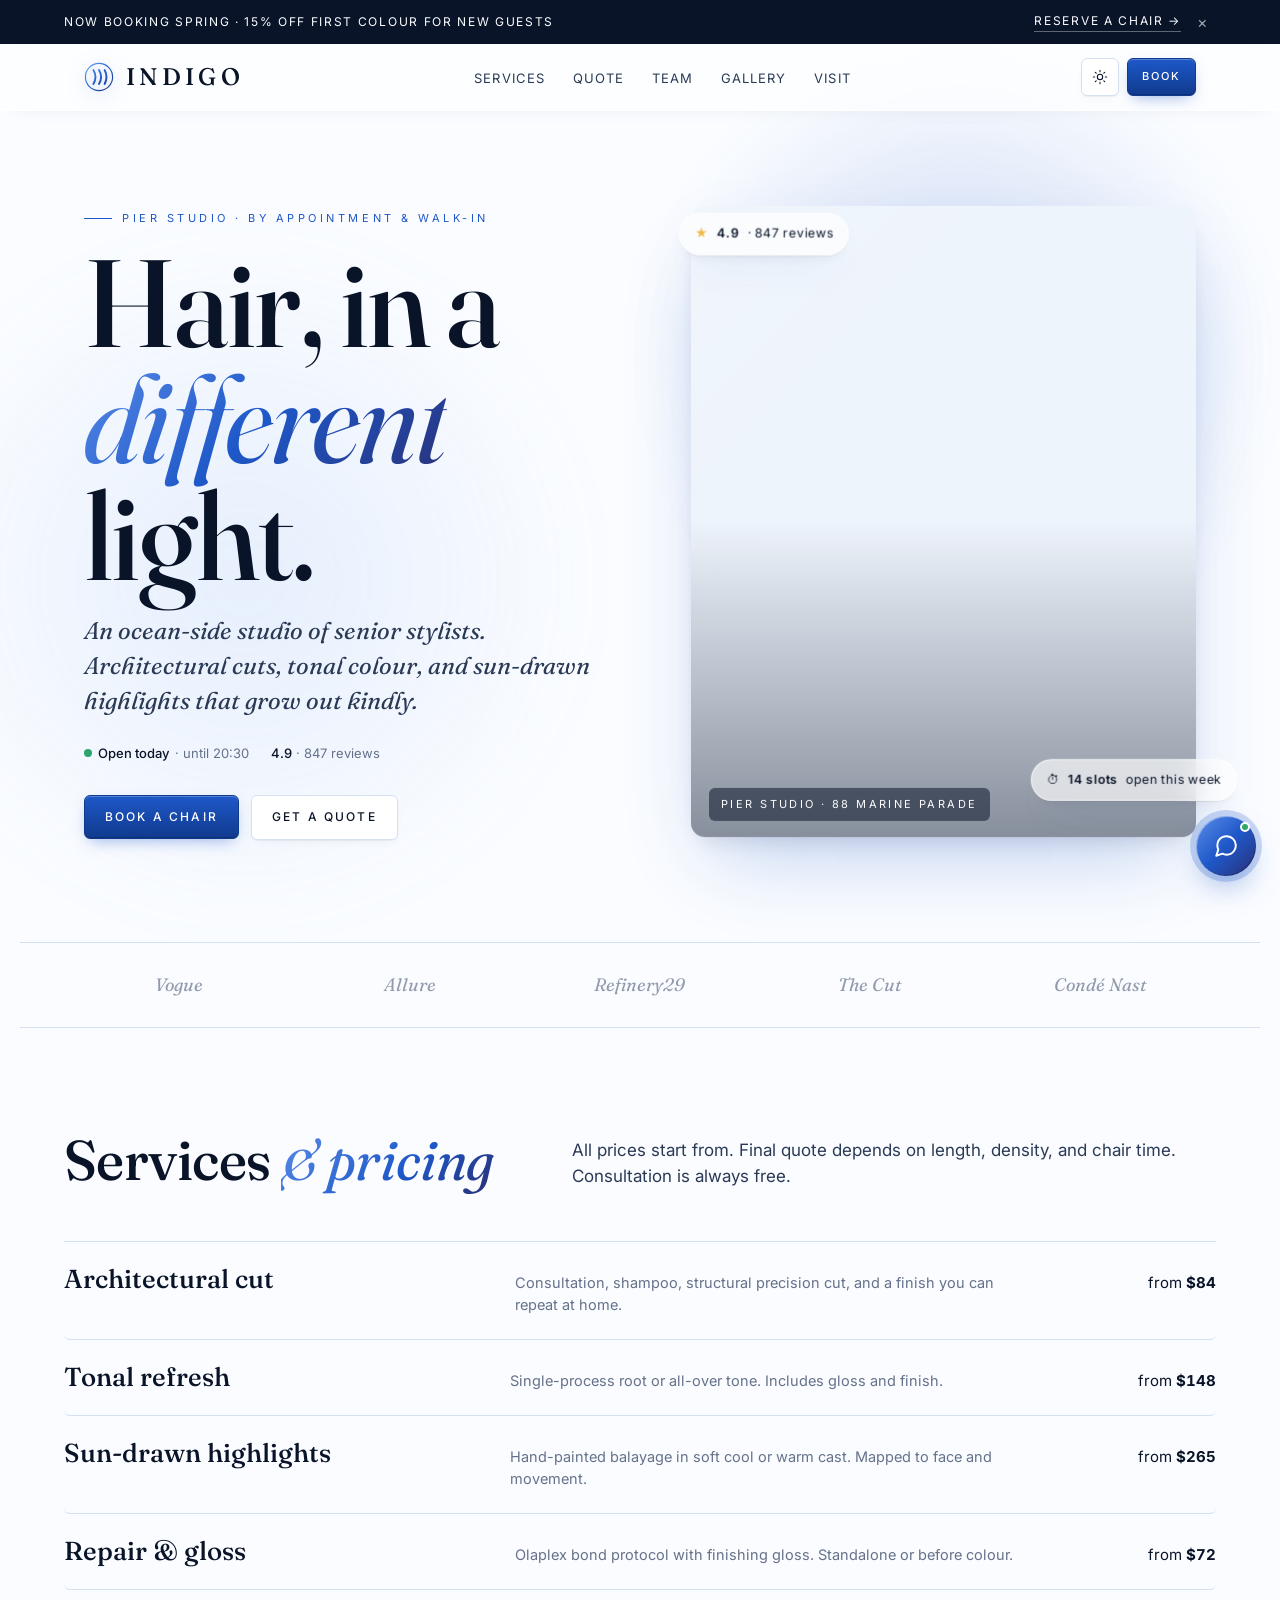
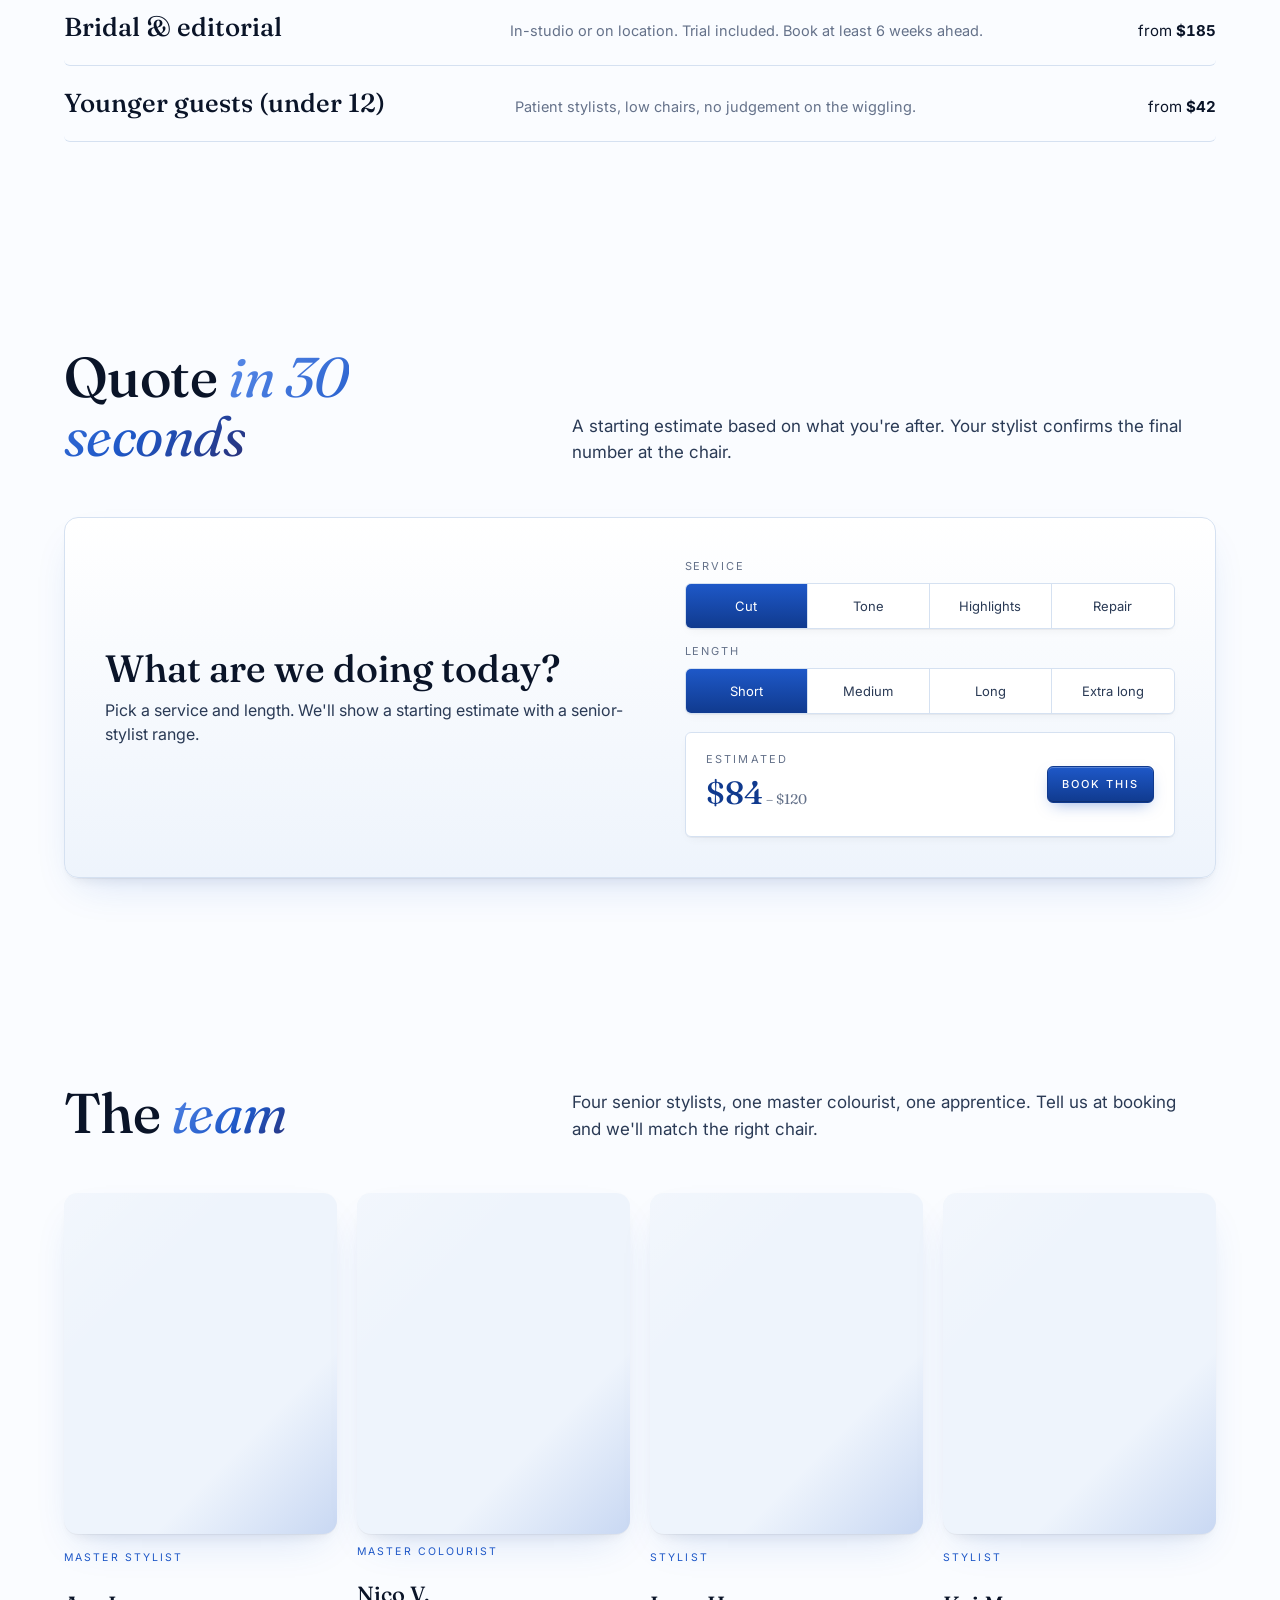
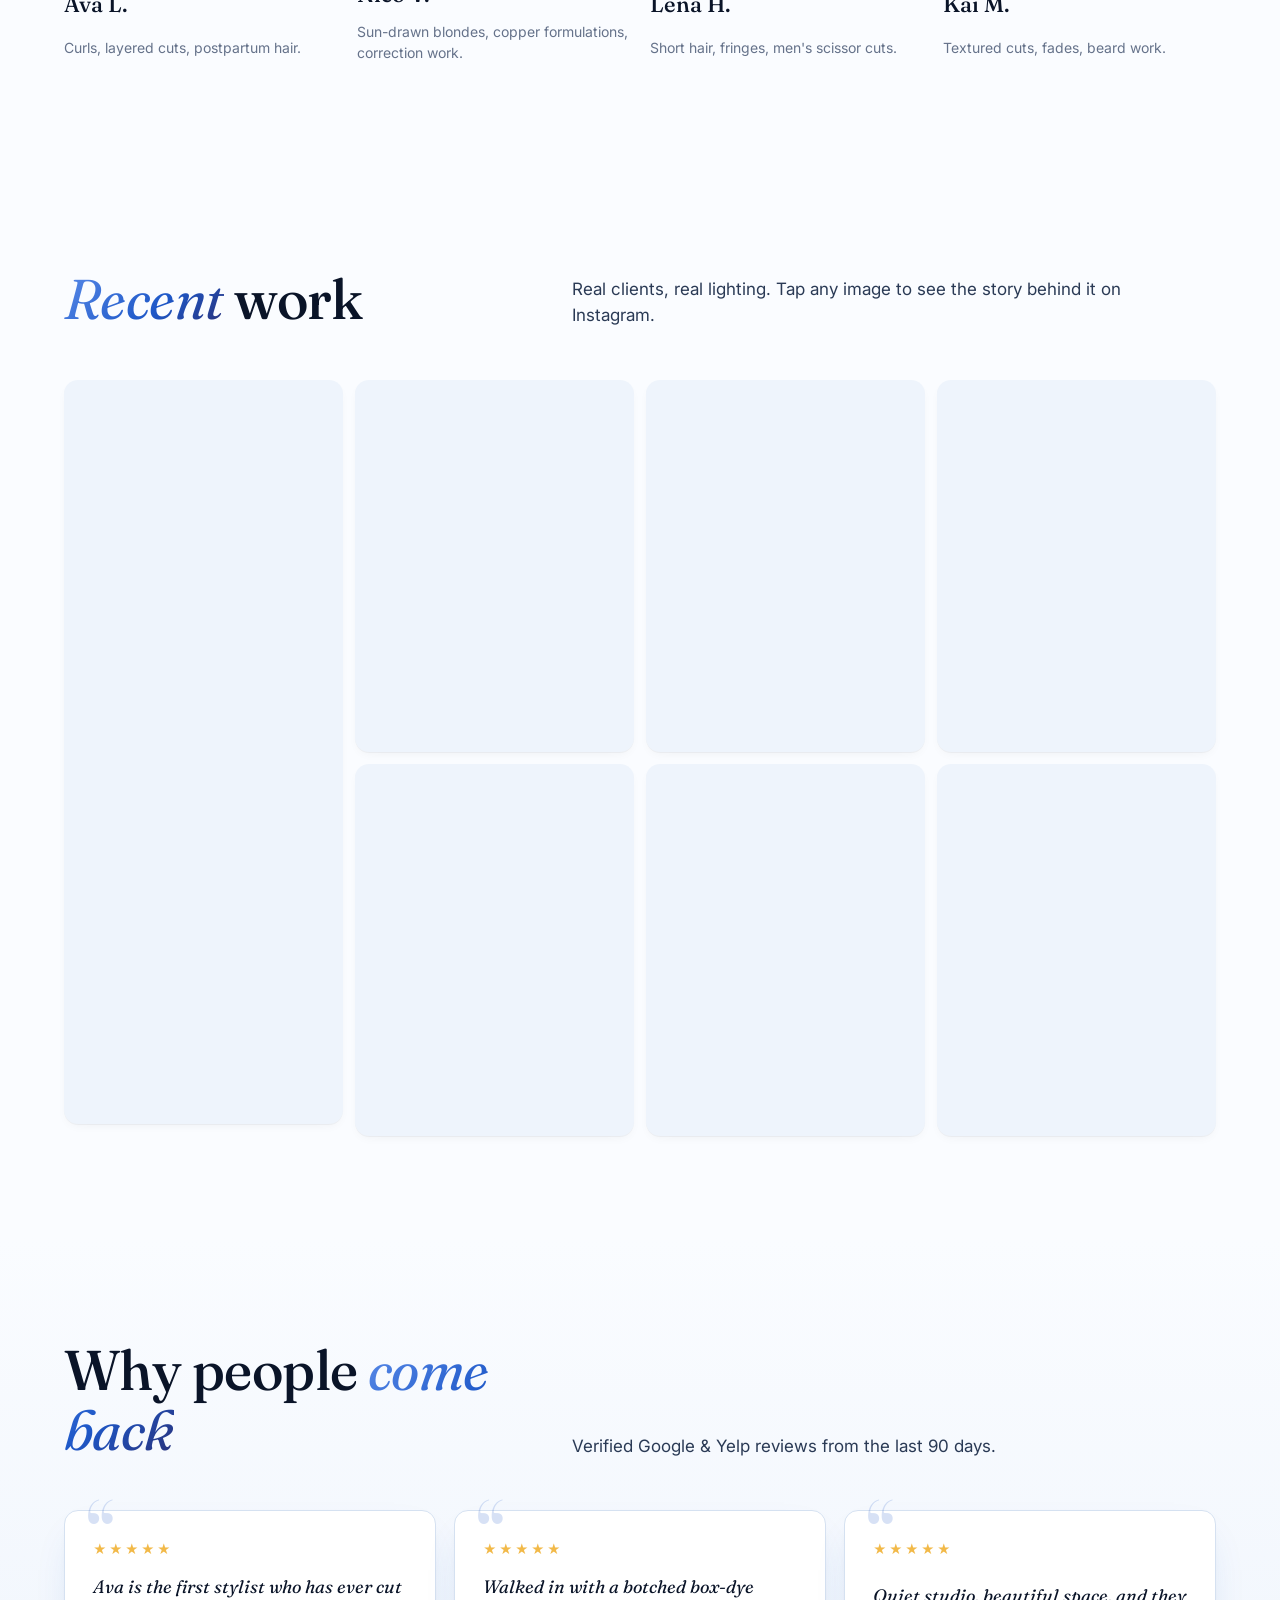
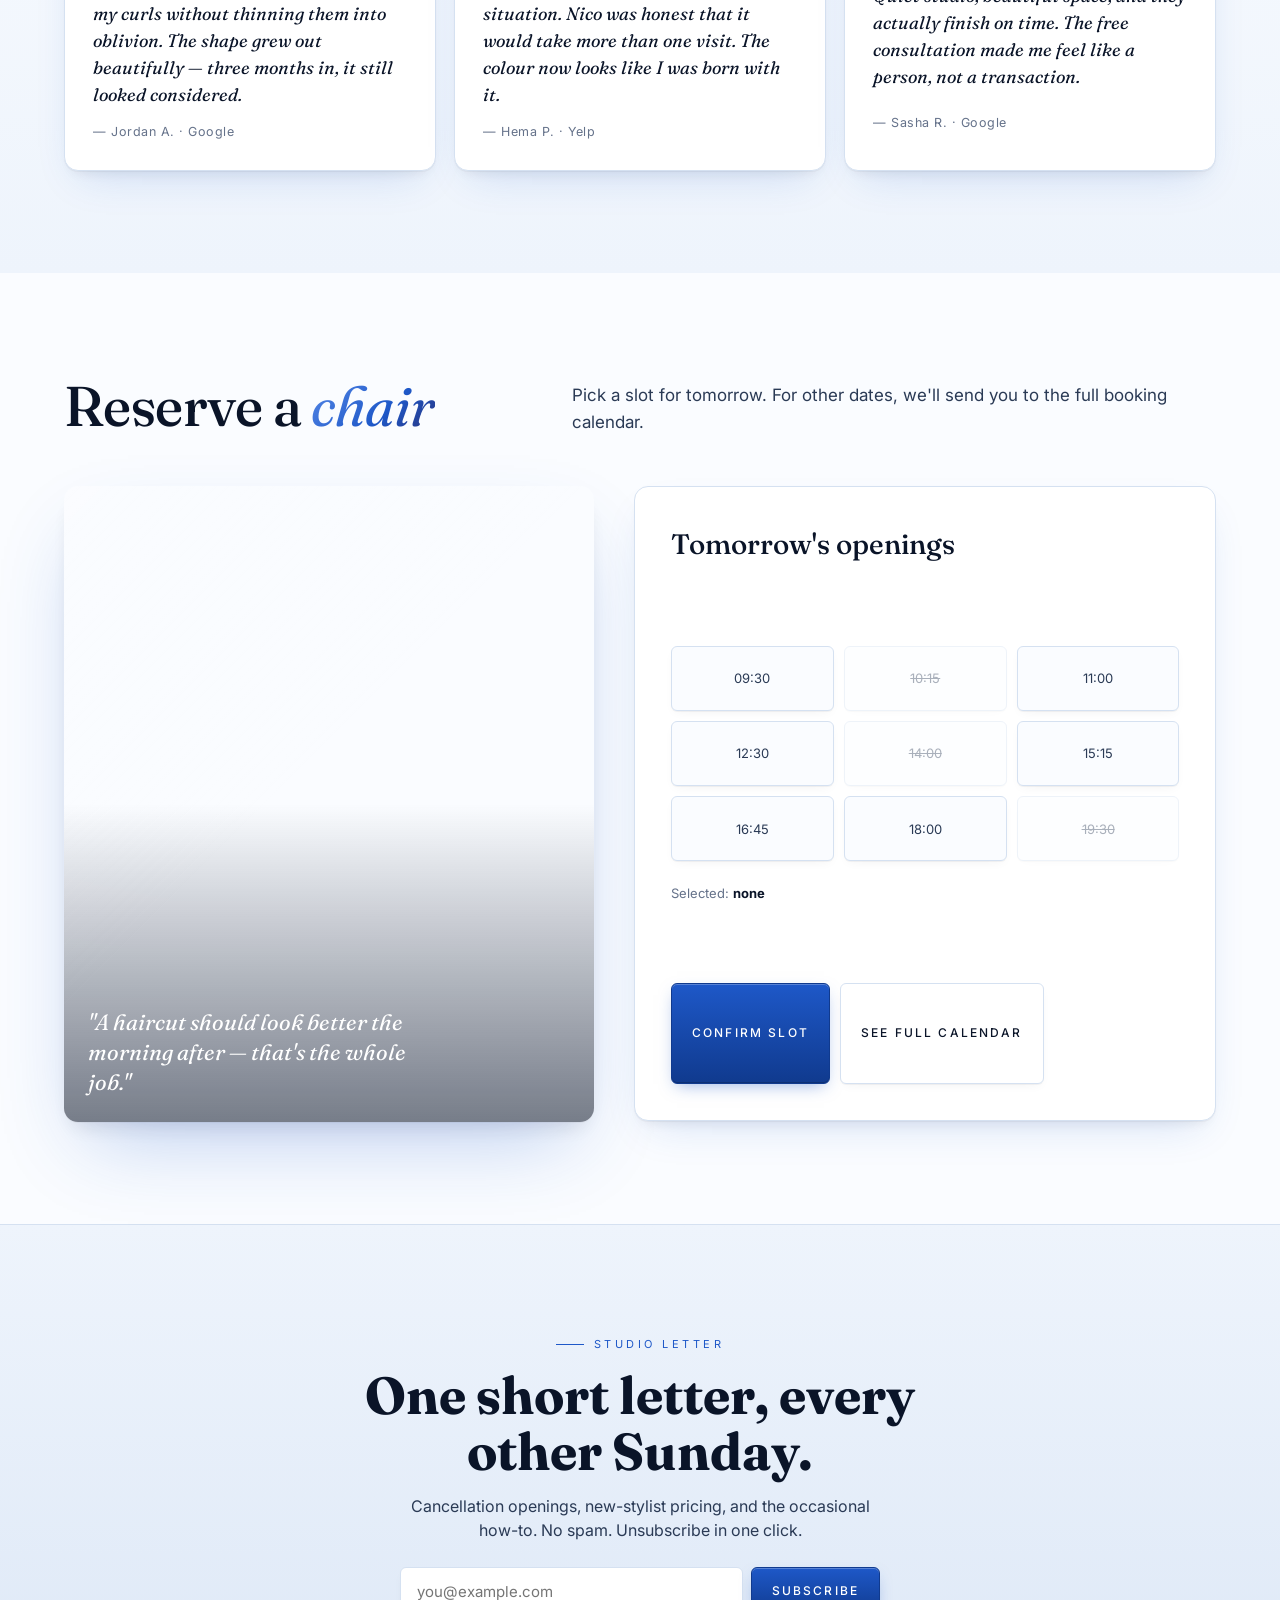
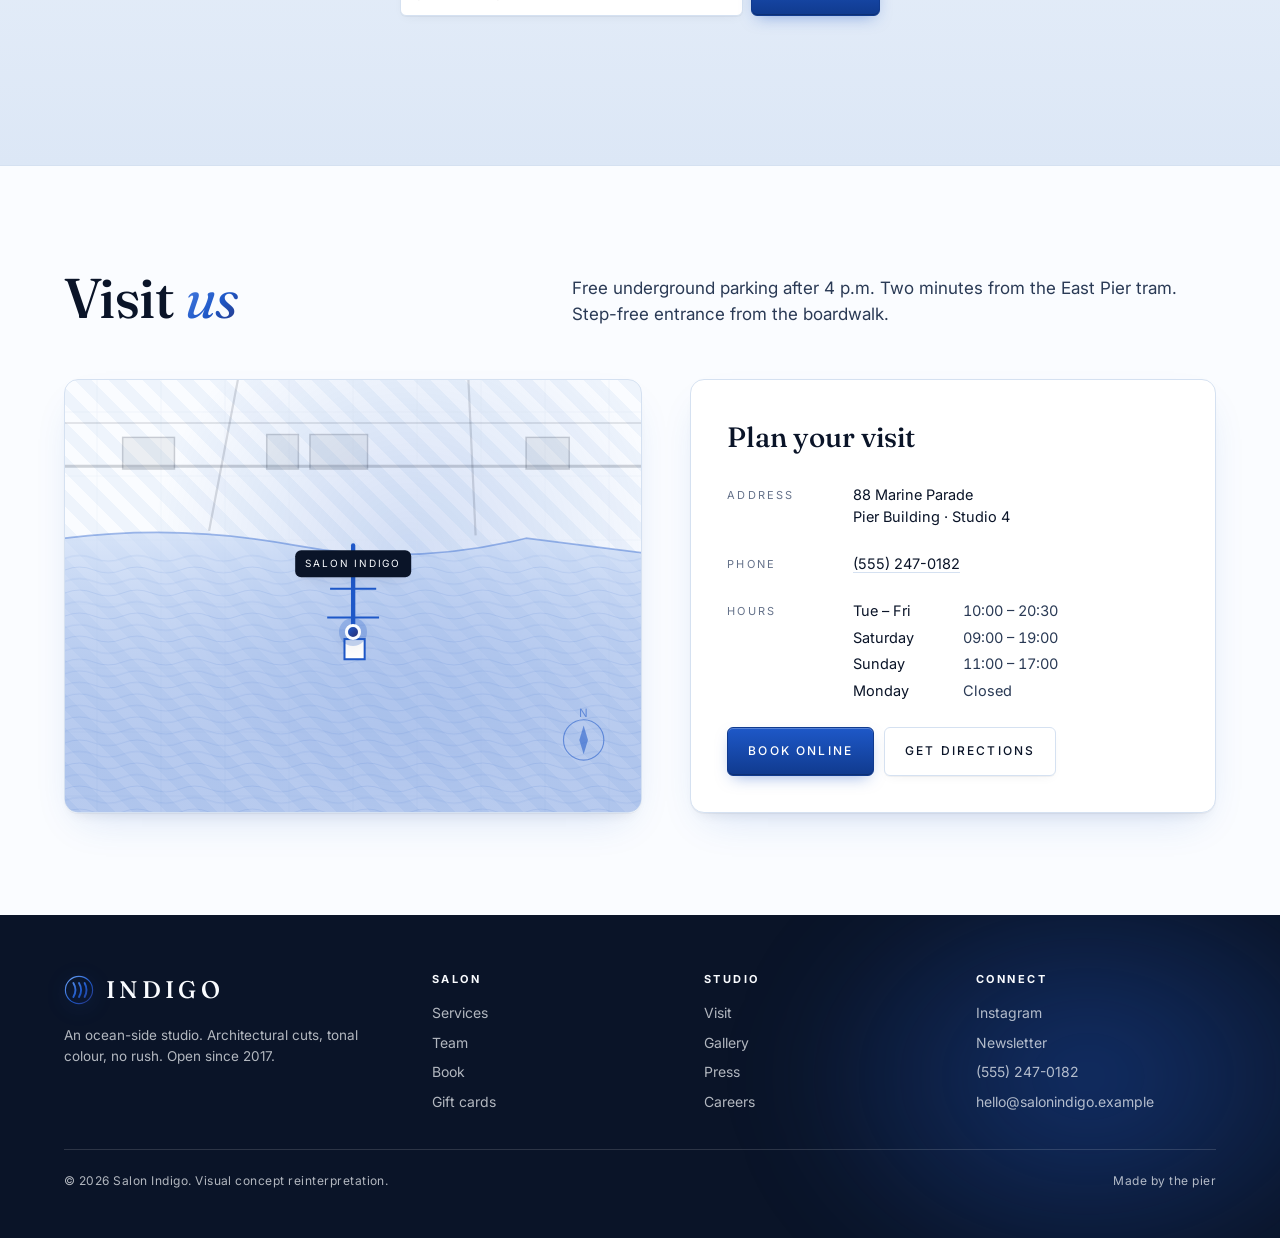
<file: indigo.html>
<!doctype html>
<html lang="en" data-theme="light">
<head>
<meta charset="utf-8" />
<meta name="viewport" content="width=device-width,initial-scale=1,viewport-fit=cover" />
<meta name="theme-color" content="#FAFCFF" />
<title>Salon Indigo — Hair, in a different light</title>
<meta name="description" content="Salon Indigo. Architectural cuts, tonal colour, sun-drawn highlights. By the pier." />

<!-- Open Graph -->
<meta property="og:type" content="website" />
<meta property="og:title" content="Salon Indigo — Hair, in a different light" />
<meta property="og:description" content="Architectural cuts, tonal colour, sun-drawn highlights. Pier studio open Tue–Sun." />
<meta property="og:image" content="https://images.unsplash.com/photo-1522337660859-02fbefca4702?auto=format&fit=crop&w=1200&q=80" />
<meta name="twitter:card" content="summary_large_image" />

<!-- Structured data -->
<script type="application/ld+json">
{
  "@context": "https://schema.org",
  "@type": "HairSalon",
  "name": "Salon Indigo",
  "image": "https://images.unsplash.com/photo-1522337660859-02fbefca4702?auto=format&fit=crop&w=1200&q=80",
  "telephone": "+1-555-247-0182",
  "address": { "@type": "PostalAddress", "streetAddress": "88 Marine Parade, Pier Building, Studio 4" },
  "openingHoursSpecification": [
    {"@type":"OpeningHoursSpecification","dayOfWeek":["Tuesday","Wednesday","Thursday","Friday"],"opens":"10:00","closes":"20:30"},
    {"@type":"OpeningHoursSpecification","dayOfWeek":"Saturday","opens":"09:00","closes":"19:00"},
    {"@type":"OpeningHoursSpecification","dayOfWeek":"Sunday","opens":"11:00","closes":"17:00"}
  ],
  "priceRange": "$$",
  "aggregateRating": { "@type":"AggregateRating","ratingValue":"4.9","reviewCount":"847" }
}
</script>
<link rel="preconnect" href="https://fonts.googleapis.com">
<link rel="preconnect" href="https://fonts.gstatic.com" crossorigin>
<link href="https://fonts.googleapis.com/css2?family=Fraunces:ital,opsz,wght@0,9..144,400;0,9..144,500;0,9..144,600;1,9..144,400&family=Inter:wght@400;500;600&display=swap" rel="stylesheet">
<style>
  :root {
    --bg: #FAFCFF;
    --bg-2: #EEF4FC;
    --bg-3: #DCE7F6;
    --line: #D5E1F1;
    --ink: #0A1428;
    --ink-2: #2A3A55;
    --muted: #65728A;
    --blue: #1E58C8;
    --blue-2: #103A8E;
    --blue-soft: #C6D8F5;
    --indigo: #2A2F75;
    --surface: #FFFFFF;
    --glass: rgba(255,255,255,0.65);
    --glass-line: rgba(255,255,255,0.7);
    --shadow-1: 0 1px 0 rgba(10,20,40,0.04), 0 4px 12px -4px rgba(10,20,40,0.06);
    --shadow-2: 0 1px 0 rgba(10,20,40,0.04), 0 18px 40px -16px rgba(30,88,200,0.18), 0 8px 16px -8px rgba(10,20,40,0.10);
    --shadow-3: 0 1px 0 rgba(10,20,40,0.04), 0 36px 80px -24px rgba(30,88,200,0.30), 0 12px 24px -10px rgba(10,20,40,0.14);
    --radius: 6px;
    --radius-lg: 14px;
    --max: 1240px;
    --pad: clamp(20px, 5vw, 64px);
    --serif: "Fraunces", "Times New Roman", serif;
    --sans: "Inter", system-ui, -apple-system, "Segoe UI", sans-serif;
    --t-fast: 180ms cubic-bezier(.2,.7,.3,1);
    --t-med: 320ms cubic-bezier(.2,.7,.3,1);
    --t-slow: 600ms cubic-bezier(.2,.7,.3,1);
  }
  [data-theme="dark"] {
    --bg: #050912;
    --bg-2: #0B132A;
    --bg-3: #131F3F;
    --line: #1F2C4A;
    --ink: #EEF3FB;
    --ink-2: #B6C3DA;
    --muted: #7B89A6;
    --blue: #6FA0F2;
    --blue-2: #3A78D9;
    --blue-soft: #1D2C53;
    --indigo: #8E97D6;
    --surface: #0E1730;
    --glass: rgba(20,30,55,0.55);
    --glass-line: rgba(140,170,220,0.18);
    --shadow-2: 0 1px 0 rgba(0,0,0,0.5), 0 18px 40px -16px rgba(0,0,0,0.6);
    --shadow-3: 0 1px 0 rgba(0,0,0,0.5), 0 36px 80px -24px rgba(0,0,0,0.7);
  }
  * { box-sizing: border-box; }
  html { -webkit-text-size-adjust: 100%; scroll-behavior: smooth; }
  body {
    margin: 0;
    background: var(--bg);
    color: var(--ink);
    font-family: var(--sans);
    font-size: clamp(15px, 1.4vw, 16px);
    line-height: 1.55;
    -webkit-font-smoothing: antialiased;
    text-rendering: optimizeLegibility;
    transition: background var(--t-med), color var(--t-med);
    padding-bottom: env(safe-area-inset-bottom);
    overflow-x: clip;
  }
  img { max-width: 100%; display: block; }
  a { color: inherit; text-decoration: none; }
  button { font: inherit; cursor: pointer; }
  ::selection { background: var(--blue-soft); color: var(--ink); }

  /* —— Ambient blue glow background —— */
  body::before {
    content: "";
    position: fixed; inset: -10vh -10vw auto auto;
    width: 70vw; height: 70vw; max-width: 900px; max-height: 900px;
    background: radial-gradient(closest-side, rgba(30,88,200,0.22), transparent 70%);
    filter: blur(20px);
    z-index: -1;
    pointer-events: none;
    animation: float 18s ease-in-out infinite alternate;
  }
  body::after {
    content: "";
    position: fixed; left: -20vw; bottom: -20vh;
    width: 80vw; height: 80vw; max-width: 1000px; max-height: 1000px;
    background: radial-gradient(closest-side, rgba(110,160,242,0.14), transparent 70%);
    filter: blur(30px);
    z-index: -1;
    pointer-events: none;
    animation: float 24s ease-in-out infinite alternate-reverse;
  }
  @keyframes float {
    0%   { transform: translate3d(0,0,0) scale(1); }
    100% { transform: translate3d(-4vw, 4vh, 0) scale(1.08); }
  }

  /* —— Marquee bar —— */
  .bar {
    background: var(--ink); color: var(--bg);
    font-size: clamp(10.5px, 1.3vw, 12px); letter-spacing: 0.14em; text-transform: uppercase;
    padding: 10px var(--pad);
    display: flex; align-items: center; justify-content: space-between; gap: 16px;
  }
  .bar a { border-bottom: 1px solid color-mix(in oklab, var(--bg) 35%, transparent); padding-bottom: 1px; }
  .hide-sm { display: none; }
  @media (min-width: 720px) { .hide-sm { display: inline; } }

  /* —— Glass nav —— */
  .nav {
    position: sticky; top: 0; z-index: 60;
    background: var(--glass);
    backdrop-filter: saturate(160%) blur(16px);
    -webkit-backdrop-filter: saturate(160%) blur(16px);
    border-bottom: 1px solid var(--glass-line);
    box-shadow: 0 1px 0 rgba(255,255,255,0.4) inset, 0 4px 24px -16px rgba(10,20,40,0.18);
  }
  .nav-inner {
    max-width: var(--max); margin: 0 auto;
    padding: 14px var(--pad);
    display: flex; align-items: center; justify-content: space-between; gap: 16px;
  }
  .logo {
    display: inline-flex; align-items: center; gap: 12px;
    font-family: var(--serif);
    font-weight: 500;
    font-size: clamp(20px, 2.2vw, 24px);
    letter-spacing: 0.18em;
  }
  .logo .mark {
    width: 30px; height: 30px;
    flex-shrink: 0;
    filter: drop-shadow(0 4px 10px rgba(30,88,200,0.35));
    transition: transform 600ms cubic-bezier(.2,.7,.3,1);
  }
  .logo:hover .mark { transform: rotate(-12deg); }
  .logo .mark .strand {
    stroke-dasharray: 32;
    stroke-dashoffset: 32;
    animation: draw 1.6s cubic-bezier(.2,.7,.3,1) forwards;
  }
  .logo .mark .strand:nth-child(2) { animation-delay: 0.15s; }
  .logo .mark .strand:nth-child(3) { animation-delay: 0.3s; }
  .logo .mark .strand:nth-child(4) { animation-delay: 0.45s; }
  @keyframes draw { to { stroke-dashoffset: 0; } }
  .nav ul { display: none; list-style: none; gap: 28px; margin: 0; padding: 0; }
  .nav ul a {
    font-size: 13px; letter-spacing: 0.08em; text-transform: uppercase;
    color: var(--ink-2); padding: 4px 0;
    border-bottom: 1px solid transparent;
    transition: color var(--t-fast), border-color var(--t-fast);
  }
  .nav ul a:hover { color: var(--blue); border-bottom-color: var(--blue); }
  @media (min-width: 940px) { .nav ul { display: flex; } }
  .nav-actions { display: flex; align-items: center; gap: 8px; }

  .btn {
    position: relative;
    display: inline-flex; align-items: center; justify-content: center; gap: 8px;
    padding: 12px 20px;
    border: 1px solid var(--blue-2);
    background: linear-gradient(180deg, var(--blue) 0%, var(--blue-2) 100%);
    color: #fff;
    font-size: 12px; letter-spacing: 0.18em; text-transform: uppercase; font-weight: 500;
    border-radius: var(--radius);
    box-shadow:
      inset 0 1px 0 rgba(255,255,255,0.25),
      inset 0 -1px 0 rgba(0,0,0,0.18),
      0 6px 16px -6px rgba(30,88,200,0.5);
    transition: transform var(--t-fast), box-shadow var(--t-fast), background var(--t-fast);
    transform: translateZ(0);
  }
  .btn:hover {
    transform: translateY(-1px);
    box-shadow:
      inset 0 1px 0 rgba(255,255,255,0.3),
      inset 0 -1px 0 rgba(0,0,0,0.18),
      0 10px 22px -8px rgba(30,88,200,0.6);
  }
  .btn:active { transform: translateY(1px); box-shadow: inset 0 2px 4px rgba(0,0,0,0.18); }
  .btn.ghost {
    background: var(--surface); color: var(--ink);
    border-color: var(--line);
    box-shadow: var(--shadow-1);
  }
  .btn.ghost:hover { border-color: var(--blue); color: var(--blue); }
  .btn.small { padding: 9px 14px; font-size: 11px; }
  .btn.icon { padding: 9px; aspect-ratio: 1; min-width: 38px; }

  /* —— Hero —— */
  .hero {
    max-width: var(--max); margin: 0 auto;
    padding: clamp(36px, 7vw, 96px) var(--pad) clamp(56px, 8vw, 112px);
    display: grid; gap: clamp(24px, 4vw, 56px);
    grid-template-columns: 1fr;
    perspective: 1400px;
  }
  @media (min-width: 980px) { .hero { grid-template-columns: 1.1fr 1fr; align-items: end; } }
  .eyebrow {
    font-size: 11px; letter-spacing: 0.32em; text-transform: uppercase;
    color: var(--blue);
    display: inline-flex; align-items: center; gap: 10px;
  }
  .eyebrow::before { content: ""; width: 28px; height: 1px; background: var(--blue); }
  .h-title {
    font-family: var(--serif); font-weight: 500;
    font-size: clamp(38px, 11vw, 124px);
    line-height: 0.94; letter-spacing: -0.015em;
    margin: 18px 0 0;
  }
  .h-title em {
    font-style: italic; font-weight: 400;
    background: linear-gradient(135deg, #5C8DEA 0%, #1E58C8 50%, #2A2F75 100%);
    -webkit-background-clip: text; background-clip: text;
    color: transparent;
    font-variation-settings: "opsz" 144;
  }
  .h-lede {
    margin-top: 20px;
    font-family: var(--serif); font-style: italic;
    font-size: clamp(16px, 2.4vw, 24px);
    line-height: 1.45; color: var(--ink-2);
    max-width: 32ch;
  }
  .h-meta {
    margin-top: 24px;
    display: flex; flex-wrap: wrap; gap: 10px 22px;
    font-size: clamp(12px, 1.5vw, 13px); color: var(--muted);
  }
  .h-meta b { color: var(--ink); font-weight: 500; }
  .h-meta .live { display: inline-flex; align-items: center; gap: 6px; }
  .h-meta .live .pulse {
    width: 8px; height: 8px; border-radius: 50%; background: #2EA56B;
    animation: pulse 1.6s infinite;
  }
  @keyframes pulse { 0%{box-shadow:0 0 0 0 rgba(46,165,107,0.5);} 70%{box-shadow:0 0 0 10px rgba(46,165,107,0);} 100%{box-shadow:0 0 0 0 rgba(46,165,107,0);} }

  .h-cta { margin-top: 32px; display: flex; flex-wrap: wrap; gap: 12px; }

  /* Hero image: 3D parallax + tilt */
  .hero-stage {
    position: relative;
    transform-style: preserve-3d;
    will-change: transform;
  }
  .hero-image {
    aspect-ratio: 4/5;
    background:
      linear-gradient(180deg, transparent 50%, rgba(10,20,40,0.45) 100%),
      url("https://images.unsplash.com/photo-1522337660859-02fbefca4702?auto=format&fit=crop&w=1200&q=80") center/cover no-repeat,
      var(--bg-2);
    border-radius: var(--radius-lg);
    position: relative; overflow: hidden;
    box-shadow: var(--shadow-3);
    transform: translateZ(0);
  }
  .hero-image::after {
    content: "";
    position: absolute; inset: 0;
    background: linear-gradient(135deg, rgba(255,255,255,0.18) 0%, transparent 35%);
    pointer-events: none;
  }
  .hero-image .stamp {
    position: absolute; left: 18px; bottom: 16px;
    color: #fff;
    font-size: 11px; letter-spacing: 0.22em; text-transform: uppercase;
    background: rgba(10,20,40,0.55); padding: 8px 12px; border-radius: var(--radius);
    backdrop-filter: blur(6px); -webkit-backdrop-filter: blur(6px);
  }
  /* floating depth chips */
  .float-chip {
    position: absolute;
    padding: 10px 14px;
    border-radius: 999px;
    background: var(--glass);
    backdrop-filter: blur(14px); -webkit-backdrop-filter: blur(14px);
    border: 1px solid var(--glass-line);
    box-shadow: var(--shadow-2);
    font-size: 12px; letter-spacing: 0.04em; color: var(--ink);
    display: inline-flex; align-items: center; gap: 8px;
    transform: translateZ(60px);
  }
  .float-chip.tl { top: 18px; left: -14px; }
  .float-chip.br { bottom: 50px; right: -16px; }
  .float-chip .star { color: #F2B948; }
  .float-chip b { font-weight: 600; }

  /* —— Section —— */
  section { padding: clamp(64px, 8vw, 120px) var(--pad); }
  .section-head {
    max-width: var(--max); margin: 0 auto clamp(28px, 4vw, 56px);
    display: grid; gap: 16px;
  }
  @media (min-width: 880px) {
    .section-head { grid-template-columns: 1fr 1.4fr; align-items: end; gap: 48px; }
  }
  .section-title {
    font-family: var(--serif); font-weight: 500;
    font-size: clamp(26px, 5.4vw, 56px);
    line-height: 1.06; letter-spacing: -0.01em; margin: 0;
  }
  .section-title em {
    font-style: italic; font-weight: 400;
    background: linear-gradient(135deg, #5C8DEA, #1E58C8 60%, #2A2F75);
    -webkit-background-clip: text; background-clip: text; color: transparent;
  }
  .section-lede { color: var(--ink-2); font-size: clamp(14.5px, 1.8vw, 17px); max-width: 56ch; margin: 0; }

  /* —— Press —— */
  .press {
    max-width: var(--max); margin: 0 auto;
    padding: 28px var(--pad);
    display: grid; gap: 20px 40px;
    grid-template-columns: repeat(auto-fit, minmax(110px, 1fr));
    align-items: center;
    border-top: 1px solid var(--line);
    border-bottom: 1px solid var(--line);
    color: var(--muted);
    font-family: var(--serif);
    font-style: italic;
    font-size: 18px;
  }
  .press span { text-align: center; opacity: 0.7; }

  /* —— Services —— */
  .services-list {
    max-width: var(--max); margin: 0 auto;
    border-top: 1px solid var(--line);
  }
  .service {
    display: grid;
    grid-template-columns: 1fr auto;
    gap: 6px 24px;
    align-items: baseline;
    padding: 22px 0;
    border-bottom: 1px solid var(--line);
    transition: padding-left var(--t-med), background var(--t-med);
    border-radius: var(--radius);
  }
  .service:hover { padding-left: 16px; background: linear-gradient(90deg, var(--bg-2), transparent 60%); }
  @media (min-width: 720px) {
    .service { grid-template-columns: 1.4fr 2fr auto; }
  }
  .service-name {
    font-family: var(--serif);
    font-size: clamp(17px, 2.4vw, 26px);
    font-weight: 500; line-height: 1.2; margin: 0;
  }
  .service-desc { color: var(--muted); font-size: clamp(13px, 1.6vw, 14.5px); grid-column: 1 / -1; margin: 0; }
  @media (min-width: 720px) { .service-desc { grid-column: auto; max-width: 56ch; } }
  .service-price { font-feature-settings: "tnum" 1; font-size: clamp(13.5px, 1.6vw, 15px); white-space: nowrap; }
  .service-price small { color: var(--muted); font-weight: 400; }

  /* —— Estimator —— */
  .estimator {
    max-width: var(--max); margin: 0 auto;
    background: linear-gradient(180deg, var(--surface), var(--bg-2));
    border: 1px solid var(--line);
    border-radius: var(--radius-lg);
    padding: clamp(24px, 4vw, 40px);
    display: grid; gap: 24px;
    grid-template-columns: 1fr;
    box-shadow: var(--shadow-2);
    transform-style: preserve-3d;
  }
  @media (min-width: 880px) { .estimator { grid-template-columns: 1.1fr 1fr; align-items: center; gap: 40px; } }
  .estimator h3 {
    font-family: var(--serif); font-weight: 500;
    font-size: clamp(22px, 3.4vw, 38px); line-height: 1.1; margin: 0 0 8px;
  }
  .estimator p { color: var(--ink-2); font-size: clamp(14px, 1.7vw, 16px); margin: 0; }
  .est-form { display: grid; gap: 14px; }
  .field { display: grid; gap: 8px; }
  .field label { font-size: 11px; letter-spacing: 0.18em; text-transform: uppercase; color: var(--muted); }
  .seg {
    display: grid; grid-auto-flow: column; grid-auto-columns: 1fr;
    border: 1px solid var(--line); border-radius: var(--radius);
    overflow: hidden; background: var(--surface);
    box-shadow: var(--shadow-1);
  }
  .seg button {
    background: transparent; border: 0; padding: 12px 8px;
    font-size: 13px; color: var(--ink-2);
    border-right: 1px solid var(--line);
    transition: background var(--t-fast), color var(--t-fast);
  }
  .seg button:last-child { border-right: 0; }
  .seg button[aria-pressed="true"] {
    background: linear-gradient(180deg, var(--blue), var(--blue-2));
    color: #fff;
  }
  .est-out {
    background: var(--surface);
    border: 1px solid var(--line);
    border-radius: var(--radius);
    padding: 18px 20px;
    display: flex; align-items: center; justify-content: space-between; gap: 16px;
    margin-top: 4px;
    box-shadow: var(--shadow-1);
  }
  .est-out .label { font-size: 11px; letter-spacing: 0.2em; text-transform: uppercase; color: var(--muted); }
  .est-out .price { font-family: var(--serif); font-size: clamp(24px, 4.2vw, 32px); font-weight: 500; color: var(--blue-2); }
  .est-out .price small { font-size: clamp(12.5px, 1.6vw, 14px); color: var(--muted); font-weight: 400; }

  /* —— Team —— */
  .team-grid {
    max-width: var(--max); margin: 0 auto;
    display: grid; gap: 20px;
    grid-template-columns: repeat(auto-fit, minmax(220px, 1fr));
    perspective: 1200px;
  }
  .stylist {
    display: grid; gap: 10px;
    transform-style: preserve-3d;
    transition: transform var(--t-med);
  }
  .stylist-photo {
    aspect-ratio: 4/5;
    background-color: var(--bg-2);
    background-size: cover; background-position: center;
    border-radius: var(--radius-lg);
    box-shadow: var(--shadow-2);
    position: relative;
    overflow: hidden;
  }
  .stylist-photo::after {
    content: "";
    position: absolute; inset: 0;
    background: linear-gradient(135deg, rgba(255,255,255,0.25) 0%, transparent 30%, transparent 70%, rgba(30,88,200,0.18) 100%);
    pointer-events: none;
    transition: opacity var(--t-med);
  }
  .stylist:hover .stylist-photo { box-shadow: var(--shadow-3); }
  .stylist h3 { font-family: var(--serif); font-weight: 500; font-size: clamp(18px, 2.2vw, 22px); margin: 6px 0 0; }
  .stylist .role { color: var(--blue); font-size: 10.5px; letter-spacing: 0.2em; text-transform: uppercase; }
  .stylist p { color: var(--muted); font-size: clamp(13px, 1.6vw, 14px); margin: 0; }

  /* —— Gallery —— */
  .gallery {
    max-width: var(--max); margin: 0 auto;
    display: grid; gap: 12px;
    grid-template-columns: repeat(2, 1fr);
    perspective: 1200px;
  }
  @media (min-width: 720px) { .gallery { grid-template-columns: repeat(4, 1fr); } }
  .g-item {
    aspect-ratio: 3/4;
    background-color: var(--bg-2);
    background-size: cover; background-position: center;
    border-radius: var(--radius-lg);
    overflow: hidden;
    box-shadow: var(--shadow-1);
    transition: transform var(--t-med), box-shadow var(--t-med);
    position: relative;
  }
  .g-item::after {
    content: "";
    position: absolute; inset: 0;
    background: linear-gradient(180deg, transparent 60%, rgba(10,20,40,0.35) 100%);
    opacity: 0; transition: opacity var(--t-med);
  }
  .g-item:hover { transform: translateY(-4px) rotateX(2deg); box-shadow: var(--shadow-3); }
  .g-item:hover::after { opacity: 1; }
  .g-item.tall { grid-row: span 2; aspect-ratio: 3/8; }

  /* —— Reviews —— */
  .testimonials { background: linear-gradient(180deg, var(--bg) 0%, var(--bg-2) 100%); }
  .reviews {
    max-width: var(--max); margin: 0 auto;
    display: grid; gap: 18px;
    grid-template-columns: repeat(auto-fit, minmax(280px, 1fr));
    perspective: 1200px;
  }
  .review {
    background: var(--surface);
    border: 1px solid var(--line);
    padding: 28px;
    border-radius: var(--radius-lg);
    display: grid; gap: 14px;
    box-shadow: var(--shadow-2);
    position: relative;
    transform-style: preserve-3d;
    transition: transform var(--t-med), box-shadow var(--t-med);
  }
  .review::before {
    content: "“";
    position: absolute; top: -20px; left: 22px;
    font-family: var(--serif);
    font-size: 100px; line-height: 1;
    color: var(--blue); opacity: 0.18;
  }
  .review:hover { transform: translateY(-4px); box-shadow: var(--shadow-3); }
  .review .stars { color: #F2B948; letter-spacing: 2px; font-size: 13px; }
  .review blockquote {
    font-family: var(--serif); font-style: italic;
    font-size: clamp(15px, 1.9vw, 18px); line-height: 1.5;
    margin: 0; color: var(--ink);
  }
  .review cite { color: var(--muted); font-style: normal; font-size: 12.5px; letter-spacing: 0.04em; }

  /* —— Booking —— */
  .booking {
    max-width: var(--max); margin: 0 auto;
    display: grid; gap: clamp(24px, 4vw, 40px);
    grid-template-columns: 1fr;
    perspective: 1200px;
  }
  @media (min-width: 880px) { .booking { grid-template-columns: 1fr 1.1fr; } }
  .booking-card { background: var(--surface); border: 1px solid var(--line); border-radius: var(--radius-lg); }
  .booking-image {
    aspect-ratio: 5/6;
    background:
      linear-gradient(180deg, transparent 50%, rgba(10,20,40,0.55) 100%),
      url("https://images.unsplash.com/photo-1521590832167-7bcbfaa6381f?auto=format&fit=crop&w=1000&q=80") center/cover no-repeat;
    display: flex; align-items: flex-end; padding: 24px; color: #fff;
    border-radius: var(--radius-lg);
    box-shadow: var(--shadow-3);
    position: relative;
    overflow: hidden;
  }
  .booking-image::after {
    content: "";
    position: absolute; inset: 0;
    background: linear-gradient(135deg, rgba(255,255,255,0.18), transparent 45%);
    pointer-events: none;
  }
  .booking-image em {
    font-family: var(--serif);
    font-size: clamp(16px, 2.2vw, 22px); line-height: 1.35;
    font-style: italic;
    max-width: 24ch;
    position: relative;
  }
  .booking-card { padding: clamp(24px, 4vw, 36px); display: grid; gap: 22px; box-shadow: var(--shadow-2); }
  .booking-card h3 { font-family: var(--serif); font-weight: 500; font-size: clamp(20px, 2.8vw, 28px); margin: 0; }
  .slots { display: grid; gap: 10px; grid-template-columns: repeat(3, 1fr); }
  .slot {
    border: 1px solid var(--line);
    background: var(--bg);
    padding: 12px 8px;
    font-size: 13px;
    border-radius: var(--radius);
    text-align: center;
    color: var(--ink-2);
    transition: background var(--t-fast), color var(--t-fast), border-color var(--t-fast), transform var(--t-fast);
    box-shadow: var(--shadow-1);
  }
  .slot:not(:disabled):hover { transform: translateY(-1px); border-color: var(--blue); color: var(--blue); }
  .slot[aria-pressed="true"] {
    background: linear-gradient(180deg, var(--blue), var(--blue-2));
    color: #fff; border-color: var(--blue-2);
    box-shadow: 0 8px 18px -8px rgba(30,88,200,0.5);
  }
  .slot:disabled { opacity: 0.4; cursor: not-allowed; text-decoration: line-through; }

  /* —— Newsletter —— */
  .newsletter {
    background: linear-gradient(180deg, var(--bg-2), var(--bg-3));
    border-top: 1px solid var(--line);
    border-bottom: 1px solid var(--line);
  }
  .nl-inner { max-width: 720px; margin: 0 auto; text-align: center; }
  .nl-inner h2 {
    font-family: var(--serif);
    font-size: clamp(26px, 5.4vw, 52px);
    line-height: 1.08;
    margin: 0 auto 14px;
    max-width: 18ch;
  }
  .nl-inner p { color: var(--ink-2); font-size: clamp(14px, 1.7vw, 16px); margin: 0 auto 24px; max-width: 48ch; }
  .nl-form { display: grid; gap: 8px; grid-template-columns: 1fr; max-width: 480px; margin: 0 auto; }
  @media (min-width: 600px) { .nl-form { grid-template-columns: 1fr auto; } }
  .nl-form input {
    background: var(--surface);
    border: 1px solid var(--line); color: var(--ink);
    padding: 14px 16px; border-radius: var(--radius);
    font-size: 15px; font-family: inherit;
    box-shadow: var(--shadow-1);
  }
  .nl-form input:focus { outline: 2px solid var(--blue); outline-offset: 2px; border-color: var(--blue); }
  .nl-msg { font-size: 13px; color: var(--muted); margin-top: 10px; min-height: 1.4em; }
  .nl-msg.ok { color: #2EA56B; }
  .nl-msg.err { color: #C7464F; }

  /* —— Visit —— */
  .visit-grid {
    max-width: var(--max); margin: 0 auto;
    display: grid; gap: clamp(24px, 4vw, 48px);
    grid-template-columns: 1fr;
  }
  @media (min-width: 880px) { .visit-grid { grid-template-columns: 1.1fr 1fr; } }
  .map {
    aspect-ratio: 4/3;
    background:
      radial-gradient(circle at 60% 40%, color-mix(in oklab, var(--blue) 18%, transparent), transparent 60%),
      repeating-linear-gradient(45deg, var(--bg-2) 0 12px, var(--bg) 12px 24px);
    border: 1px solid var(--line);
    border-radius: var(--radius-lg);
    position: relative; overflow: hidden;
    box-shadow: var(--shadow-2);
  }
  .map::before {
    content: ""; position: absolute; inset: 0;
    background-image: linear-gradient(transparent 49%, var(--line) 50%, transparent 51%),
                      linear-gradient(90deg, transparent 49%, var(--line) 50%, transparent 51%);
    background-size: 64px 64px; opacity: 0.5;
  }
  .map .pin {
    position: absolute; left: 50%; top: 50%;
    width: 16px; height: 16px;
    background: linear-gradient(135deg, var(--blue), var(--indigo));
    border: 3px solid var(--bg);
    border-radius: 50%;
    transform: translate(-50%, -50%);
    box-shadow: 0 0 0 6px color-mix(in oklab, var(--blue) 25%, transparent), 0 8px 18px -4px rgba(10,20,40,0.4);
  }
  .map .label {
    position: absolute; left: 50%; top: 50%;
    transform: translate(-50%, calc(-50% - 32px));
    background: var(--ink); color: var(--bg);
    padding: 6px 10px;
    font-size: 10px; letter-spacing: 0.18em; text-transform: uppercase;
    border-radius: var(--radius);
    white-space: nowrap;
    box-shadow: var(--shadow-2);
  }
  .info-card {
    background: var(--surface);
    border: 1px solid var(--line);
    border-radius: var(--radius-lg);
    padding: clamp(24px, 4vw, 36px);
    display: grid; gap: 20px;
    box-shadow: var(--shadow-2);
  }
  .info-card h3 { font-family: var(--serif); font-weight: 500; font-size: clamp(20px, 2.8vw, 28px); margin: 0; }
  .info-row { display: grid; grid-template-columns: 110px 1fr; gap: 16px; align-items: start; font-size: 14.5px; margin: 0; }
  .info-row dt { color: var(--muted); font-size: 11px; letter-spacing: 0.2em; text-transform: uppercase; padding-top: 3px; }
  .info-row dd { margin: 0; color: var(--ink); }
  .hours { display: grid; gap: 4px; font-variant-numeric: tabular-nums; }
  .hours div { display: grid; grid-template-columns: 110px 1fr; }
  .hours span:last-child { color: var(--ink-2); }
  .actions { display: flex; flex-wrap: wrap; gap: 10px; }

  /* —— Footer —— */
  footer {
    background: var(--ink);
    color: color-mix(in oklab, var(--bg) 70%, transparent);
    padding: 56px var(--pad) calc(96px + env(safe-area-inset-bottom));
    position: relative;
    overflow: hidden;
  }
  footer::before {
    content: "";
    position: absolute; top: -50%; right: -20%;
    width: 70%; height: 200%;
    background: radial-gradient(closest-side, rgba(30,88,200,0.4), transparent 70%);
    filter: blur(40px);
    pointer-events: none;
  }
  @media (min-width: 940px) { footer { padding-bottom: 48px; } }
  .foot-inner { max-width: var(--max); margin: 0 auto; display: grid; gap: 32px; grid-template-columns: 1fr; position: relative; }
  @media (min-width: 720px) { .foot-inner { grid-template-columns: 1.4fr 1fr 1fr 1fr; } }
  footer h4 { color: var(--bg); font-size: 11px; letter-spacing: 0.22em; text-transform: uppercase; margin: 0 0 14px; }
  footer ul { list-style: none; padding: 0; margin: 0; display: grid; gap: 8px; font-size: 14px; }
  footer a:hover { color: var(--bg); }
  .foot-brand .logo { color: var(--bg); }
  .foot-bottom {
    max-width: var(--max); margin: 36px auto 0;
    padding-top: 22px;
    border-top: 1px solid color-mix(in oklab, var(--bg) 14%, transparent);
    display: flex; justify-content: space-between; flex-wrap: wrap; gap: 12px;
    font-size: 12px; letter-spacing: 0.04em;
    position: relative;
  }

  /* —— Mobile bottom bar —— */
  .mob-bar {
    position: fixed; left: 0; right: 0; bottom: 0; z-index: 50;
    display: grid; grid-template-columns: 1fr 1fr 1fr;
    background: var(--glass);
    backdrop-filter: blur(16px);
    -webkit-backdrop-filter: blur(16px);
    border-top: 1px solid var(--glass-line);
    padding-bottom: env(safe-area-inset-bottom);
    box-shadow: 0 -10px 30px -10px rgba(10,20,40,0.18);
  }
  .mob-bar a {
    text-align: center; padding: 12px 4px;
    font-size: 11px; letter-spacing: 0.14em; text-transform: uppercase;
    color: var(--ink-2);
    border-right: 1px solid var(--line);
  }
  .mob-bar a:last-child {
    border-right: 0; color: #fff;
    background: linear-gradient(180deg, var(--blue), var(--blue-2));
    font-weight: 500;
  }
  @media (min-width: 940px) { .mob-bar { display: none; } }

  /* —— Chat widget —— */
  .chat-fab {
    position: fixed; right: 18px; bottom: calc(72px + env(safe-area-inset-bottom)); z-index: 70;
    width: 60px; height: 60px; border-radius: 50%;
    background: linear-gradient(135deg, #5C8DEA 0%, #1E58C8 50%, #2A2F75 100%);
    color: #fff; border: 0;
    box-shadow:
      inset 1px 1px 0 rgba(255,255,255,0.4),
      inset -1px -1px 0 rgba(0,0,0,0.2),
      0 16px 32px -10px rgba(30,88,200,0.55),
      0 0 0 6px color-mix(in oklab, var(--blue) 22%, transparent);
    display: grid; place-items: center;
    transition: transform var(--t-fast);
  }
  @media (min-width: 940px) { .chat-fab { bottom: 24px; right: 24px; } }
  .chat-fab:hover { transform: translateY(-2px) scale(1.04); }
  .chat-fab:active { transform: translateY(1px) scale(0.98); }
  .chat-fab svg { width: 26px; height: 26px; }
  .chat-fab .dot {
    position: absolute; top: 6px; right: 6px;
    width: 10px; height: 10px; background: #2EA56B;
    border-radius: 50%; border: 2px solid var(--surface);
  }
  .chat-panel {
    position: fixed; right: 16px; bottom: calc(140px + env(safe-area-inset-bottom)); z-index: 80;
    width: min(360px, calc(100vw - 32px));
    max-height: min(70vh, calc(100vh - 200px));
    background: var(--surface);
    border: 1px solid var(--line);
    border-radius: 16px;
    box-shadow: var(--shadow-3);
    display: none;
    grid-template-rows: auto 1fr auto auto;
    overflow: hidden;
  }
  @media (min-width: 940px) { .chat-panel { bottom: 96px; right: 24px; } }
  .chat-panel.open { display: grid; animation: slidein .25s ease; }
  @keyframes slidein { from { opacity: 0; transform: translateY(8px); } to { opacity: 1; transform: none; } }
  .chat-head {
    background: linear-gradient(135deg, var(--blue-2), var(--indigo));
    color: #fff;
    padding: 14px 16px;
    display: flex; align-items: center; gap: 10px;
  }
  .chat-head .avatar {
    width: 32px; height: 32px; border-radius: 50%;
    background: rgba(255,255,255,0.2);
    backdrop-filter: blur(8px);
    display: grid; place-items: center;
    font-family: var(--serif); font-weight: 500;
  }
  .chat-head .who { display: grid; gap: 2px; }
  .chat-head .who b { font-weight: 500; font-size: 14px; letter-spacing: 0.04em; }
  .chat-head .who small { font-size: 11px; opacity: 0.8; display: inline-flex; align-items: center; gap: 6px; }
  .chat-head .who small::before { content: ""; width: 7px; height: 7px; border-radius: 50%; background: #5BE3A0; }
  .chat-close { margin-left: auto; background: transparent; border: 0; color: #fff; opacity: 0.7; font-size: 22px; line-height: 1; padding: 4px; }
  .chat-body { padding: 16px; display: grid; gap: 10px; overflow-y: auto; background: var(--bg); align-content: start; }
  .msg { max-width: 80%; padding: 10px 14px; border-radius: 14px; font-size: 14px; line-height: 1.45; animation: pop .18s ease; }
  @keyframes pop { from { opacity: 0; transform: translateY(4px); } to { opacity: 1; transform: none; } }
  .msg.bot { background: var(--surface); border: 1px solid var(--line); border-bottom-left-radius: 4px; box-shadow: var(--shadow-1); }
  .msg.user {
    background: linear-gradient(180deg, var(--blue), var(--blue-2));
    color: #fff; justify-self: end; border-bottom-right-radius: 4px;
  }
  .msg a { text-decoration: underline; }
  .chips { display: flex; flex-wrap: wrap; gap: 6px; padding: 0 16px 12px; }
  .chip {
    background: var(--surface); border: 1px solid var(--line);
    padding: 7px 11px; border-radius: 999px;
    font-size: 12px; color: var(--ink-2);
    box-shadow: var(--shadow-1);
  }
  .chip:hover { background: var(--blue); color: #fff; border-color: var(--blue-2); }
  .chat-input { display: grid; grid-template-columns: 1fr auto; gap: 8px; padding: 12px; border-top: 1px solid var(--line); background: var(--surface); }
  .chat-input input { border: 1px solid var(--line); background: var(--bg); padding: 10px 12px; border-radius: 999px; font-size: 14px; color: var(--ink); font-family: inherit; }
  .chat-input input:focus { outline: 2px solid var(--blue); outline-offset: 1px; border-color: var(--blue); }
  .chat-send { width: 40px; height: 40px; border-radius: 50%; background: linear-gradient(135deg, var(--blue), var(--indigo)); color: #fff; border: 0; display: grid; place-items: center; box-shadow: 0 6px 14px -4px rgba(30,88,200,0.5); }
  .chat-send svg { width: 16px; height: 16px; }
  .typing { color: var(--muted); font-size: 12px; padding: 4px 16px; }
  .typing span { display: inline-block; width: 4px; height: 4px; background: var(--muted); border-radius: 50%; margin-right: 3px; animation: bounce 1.2s infinite; }
  .typing span:nth-child(2) { animation-delay: 0.15s; }
  .typing span:nth-child(3) { animation-delay: 0.3s; }
  @keyframes bounce { 0%,80%,100% { transform: translateY(0); opacity: 0.4; } 40% { transform: translateY(-4px); opacity: 1; } }

  /* —— 3D tilt cards —— */
  .tilt { transform-style: preserve-3d; transition: transform var(--t-fast); will-change: transform; }
  @media (prefers-reduced-motion: reduce) { .tilt { transition: none !important; transform: none !important; } }

  /* —— Reveal —— */
  @media (prefers-reduced-motion: no-preference) {
    .reveal { opacity: 0; transform: translateY(14px); transition: opacity 600ms ease, transform 600ms ease; }
    .reveal.in { opacity: 1; transform: none; }
  }

  /* —— Toast —— */
  .toast {
    position: fixed; left: 50%; bottom: calc(160px + env(safe-area-inset-bottom)); z-index: 90;
    transform: translate(-50%, 20px);
    background: var(--ink); color: var(--bg);
    padding: 12px 18px; border-radius: 999px;
    font-size: 13px; letter-spacing: 0.06em;
    opacity: 0; pointer-events: none;
    transition: opacity .25s ease, transform .25s ease;
    box-shadow: var(--shadow-3);
  }
  .toast.show { opacity: 1; transform: translate(-50%, 0); }

  /* —— Skip-to-content (a11y) —— */
  .skip {
    position: absolute; left: 12px; top: -100px;
    background: var(--ink); color: var(--bg);
    padding: 10px 16px; border-radius: var(--radius);
    z-index: 200; font-size: 13px; letter-spacing: 0.08em;
    text-transform: uppercase;
    transition: top .2s ease;
  }
  .skip:focus { top: 12px; outline: 2px solid var(--blue); outline-offset: 2px; }

  /* —— Focus rings —— */
  :focus-visible {
    outline: 2px solid var(--blue);
    outline-offset: 2px;
    border-radius: var(--radius);
  }
  .btn:focus-visible, .slot:focus-visible, .seg button:focus-visible {
    outline-offset: 3px;
  }

  /* —— Dismissible bar —— */
  .bar.hidden { display: none; }
  .bar-close {
    background: transparent; border: 0; color: inherit;
    opacity: 0.6; padding: 4px 8px; margin-left: 8px;
    font-size: 16px; line-height: 1;
  }
  .bar-close:hover { opacity: 1; }

  /* —— Modal shell —— */
  .modal {
    position: fixed; inset: 0; z-index: 100;
    background: color-mix(in oklab, var(--ink) 60%, transparent);
    backdrop-filter: blur(8px);
    -webkit-backdrop-filter: blur(8px);
    display: none; align-items: center; justify-content: center;
    padding: env(safe-area-inset-top) 16px calc(20px + env(safe-area-inset-bottom));
    overflow-y: auto;
  }
  .modal.open { display: flex; animation: fadein .2s ease; }
  @keyframes fadein { from { opacity: 0; } to { opacity: 1; } }
  .modal-card {
    background: var(--surface);
    border: 1px solid var(--line);
    border-radius: var(--radius-lg);
    width: 100%;
    max-width: 540px;
    max-height: calc(100vh - 40px - env(safe-area-inset-bottom));
    box-shadow: var(--shadow-3);
    display: grid;
    grid-template-rows: auto 1fr auto;
    overflow: hidden;
    animation: modalin .25s cubic-bezier(.2,.7,.3,1);
  }
  @keyframes modalin { from { opacity: 0; transform: translateY(16px) scale(.98); } to { opacity: 1; transform: none; } }
  .modal-head {
    padding: 16px 20px;
    border-bottom: 1px solid var(--line);
    display: flex; align-items: center; gap: 12px;
    background: var(--bg);
  }
  .modal-head h2 {
    font-family: var(--serif); font-weight: 500;
    font-size: clamp(17px, 2.4vw, 22px); margin: 0; flex: 1;
  }
  .modal-head .step-pill {
    font-size: 11px; letter-spacing: 0.16em; text-transform: uppercase;
    color: var(--blue); background: var(--blue-soft);
    padding: 4px 10px; border-radius: 999px;
  }
  .modal-close {
    background: var(--bg); border: 1px solid var(--line);
    width: 36px; height: 36px; border-radius: 50%;
    color: var(--ink); font-size: 20px; line-height: 1;
    display: grid; place-items: center;
  }
  .modal-close:hover { background: var(--ink); color: var(--bg); }
  .modal-body { padding: 20px; overflow-y: auto; }
  .modal-foot {
    padding: 14px 20px;
    border-top: 1px solid var(--line);
    display: flex; gap: 10px; justify-content: space-between;
    background: var(--bg);
  }
  @media (max-width: 540px) {
    .modal-card { max-width: 100%; max-height: calc(100vh - 20px - env(safe-area-inset-bottom)); }
  }

  /* —— Stepper progress —— */
  .stepper {
    display: flex; gap: 6px; align-items: center;
    padding: 0 20px 12px;
    background: var(--bg);
  }
  .stepper .step {
    flex: 1; height: 4px; border-radius: 999px;
    background: var(--line);
    transition: background var(--t-fast);
  }
  .stepper .step.done { background: var(--blue-2); }
  .stepper .step.active { background: linear-gradient(90deg, var(--blue) 0%, var(--blue) 50%, var(--line) 50%); }

  /* —— Booking modal grids —— */
  .opt-grid {
    display: grid; gap: 10px;
    grid-template-columns: 1fr 1fr;
  }
  .opt {
    text-align: left;
    background: var(--surface);
    border: 1px solid var(--line);
    border-radius: var(--radius);
    padding: 14px;
    cursor: pointer;
    transition: border-color var(--t-fast), background var(--t-fast), transform var(--t-fast);
    display: grid; gap: 4px;
    box-shadow: var(--shadow-1);
  }
  .opt:hover { border-color: var(--blue); transform: translateY(-1px); }
  .opt[aria-pressed="true"] {
    border-color: var(--blue);
    background: linear-gradient(180deg, var(--surface), var(--blue-soft));
    box-shadow: 0 0 0 2px color-mix(in oklab, var(--blue) 20%, transparent), var(--shadow-2);
  }
  .opt b { font-family: var(--serif); font-weight: 500; font-size: clamp(14.5px, 1.7vw, 16px); }
  .opt small { color: var(--muted); font-size: 11.5px; line-height: 1.4; }
  .opt-price { color: var(--blue-2); font-size: 12.5px; font-weight: 500; }

  .opt-stylist { grid-template-columns: auto 1fr; align-items: center; gap: 14px; padding: 12px 14px; }
  .opt-stylist .av {
    width: 44px; height: 44px; border-radius: 50%;
    background-size: cover; background-position: center;
    box-shadow: var(--shadow-1);
  }
  @media (max-width: 480px) {
    .opt-grid { grid-template-columns: 1fr; }
  }
  .field-input {
    background: var(--surface);
    border: 1px solid var(--line); color: var(--ink);
    padding: 12px 14px; border-radius: var(--radius);
    font-size: 15px; font-family: inherit; width: 100%;
    box-shadow: var(--shadow-1);
  }
  .field-input:focus { outline: 2px solid var(--blue); outline-offset: 2px; border-color: var(--blue); }
  .review-line {
    display: grid; grid-template-columns: 110px 1fr; gap: 8px;
    padding: 10px 0; border-bottom: 1px dashed var(--line);
    font-size: 14px;
  }
  .review-line:last-of-type { border-bottom: 0; }
  .review-line dt { color: var(--muted); font-size: 11px; letter-spacing: 0.16em; text-transform: uppercase; padding-top: 2px; }
  .review-line dd { margin: 0; color: var(--ink); }
  .booked-banner {
    background: linear-gradient(135deg, var(--blue), var(--indigo));
    color: #fff; padding: 24px;
    border-radius: var(--radius-lg);
    text-align: center;
    margin: 4px 0 12px;
  }
  .booked-banner .check {
    width: 48px; height: 48px; margin: 0 auto 12px;
    background: rgba(255,255,255,0.2); border-radius: 50%;
    display: grid; place-items: center;
  }
  .booked-banner h3 {
    font-family: var(--serif); font-weight: 500;
    font-size: 22px; margin: 0 0 6px;
  }
  .booked-banner p { margin: 0; opacity: 0.85; font-size: 14px; }

  /* —— Lightbox —— */
  .lightbox {
    position: fixed; inset: 0; z-index: 110;
    background: rgba(5,9,18,0.95);
    display: none; align-items: center; justify-content: center;
    padding: 16px;
  }
  .lightbox.open { display: flex; animation: fadein .2s ease; }
  .lightbox img {
    max-width: 100%; max-height: 100%;
    border-radius: var(--radius-lg);
    box-shadow: 0 32px 80px -20px rgba(0,0,0,0.7);
  }
  .lb-btn {
    position: absolute; top: 50%; transform: translateY(-50%);
    background: rgba(255,255,255,0.1);
    border: 1px solid rgba(255,255,255,0.18);
    color: #fff;
    width: 48px; height: 48px; border-radius: 50%;
    display: grid; place-items: center;
    backdrop-filter: blur(10px);
    -webkit-backdrop-filter: blur(10px);
  }
  .lb-btn:hover { background: rgba(255,255,255,0.2); }
  .lb-btn.prev { left: 16px; }
  .lb-btn.next { right: 16px; }
  .lb-close {
    position: absolute; top: calc(16px + env(safe-area-inset-top)); right: 16px;
    background: rgba(255,255,255,0.1);
    border: 1px solid rgba(255,255,255,0.18);
    color: #fff;
    width: 40px; height: 40px; border-radius: 50%;
    font-size: 22px; line-height: 1;
    backdrop-filter: blur(10px);
  }
  .lb-counter {
    position: absolute; bottom: calc(16px + env(safe-area-inset-bottom));
    left: 50%; transform: translateX(-50%);
    color: #fff; font-size: 12px; letter-spacing: 0.16em;
    background: rgba(255,255,255,0.08);
    padding: 6px 12px; border-radius: 999px;
    backdrop-filter: blur(10px);
  }

  /* —— Stylist profile modal extras —— */
  .stylist-hero {
    aspect-ratio: 16/9;
    background-size: cover; background-position: center;
    border-radius: var(--radius);
    margin: -20px -20px 16px;
    border-radius: 0;
  }
  .stylist-meta { display: grid; gap: 12px; }
  .stylist-meta .row {
    display: grid; grid-template-columns: 90px 1fr; gap: 10px;
    font-size: 14px; align-items: start;
  }
  .stylist-meta dt {
    color: var(--muted); font-size: 11px;
    letter-spacing: 0.16em; text-transform: uppercase;
    padding-top: 2px;
  }
  .stylist-slots { display: flex; flex-wrap: wrap; gap: 6px; }
  .stylist-slots .slot { padding: 8px 12px; font-size: 13px; }

  /* —— Map illustration —— */
  .map svg { position: absolute; inset: 0; width: 100%; height: 100%; }
</style>
</head>
<body>

<a class="skip" href="#main">Skip to content</a>

<div class="bar" id="annBar">
  <span>Now booking spring · 15% off first colour for new guests</span>
  <span style="display:flex;align-items:center;gap:0">
    <a href="#book" class="hide-sm">Reserve a chair →</a>
    <button class="bar-close" id="annClose" aria-label="Dismiss announcement">×</button>
  </span>
</div>

<header class="nav">
  <div class="nav-inner">
    <a href="#" class="logo" aria-label="Salon Indigo home">
      <svg class="mark" viewBox="0 0 32 32" aria-hidden="true" focusable="false"><defs><linearGradient id="indigoGrad" x1="0" y1="0" x2="32" y2="32" gradientUnits="userSpaceOnUse"><stop offset="0" stop-color="#7AB0FF"/><stop offset="0.55" stop-color="#1E58C8"/><stop offset="1" stop-color="#2A2F75"/></linearGradient></defs><circle cx="16" cy="16" r="14.5" fill="none" stroke="url(#indigoGrad)" stroke-width="1.25"/><path class="strand" d="M10 8.5 Q14.5 16 10 23.5" stroke="url(#indigoGrad)" stroke-width="2" stroke-linecap="round" fill="none"/><path class="strand" d="M16 8.5 Q20.5 16 16 23.5" stroke="url(#indigoGrad)" stroke-width="2" stroke-linecap="round" fill="none"/><path class="strand" d="M22 8.5 Q26 16 22 23.5" stroke="url(#indigoGrad)" stroke-width="2" stroke-linecap="round" fill="none"/></svg>
      INDIGO
    </a>
    <nav aria-label="Primary">
      <ul>
        <li><a href="#services">Services</a></li>
        <li><a href="#estimator">Quote</a></li>
        <li><a href="#team">Team</a></li>
        <li><a href="#gallery">Gallery</a></li>
        <li><a href="#visit">Visit</a></li>
      </ul>
    </nav>
    <div class="nav-actions">
      <button class="btn ghost icon" id="themeToggle" aria-label="Toggle theme" title="Toggle light/dark">
        <svg id="themeIcon" viewBox="0 0 24 24" width="16" height="16" fill="none" stroke="currentColor" stroke-width="1.6" stroke-linecap="round" stroke-linejoin="round"><circle cx="12" cy="12" r="4"/><path d="M12 2v2M12 20v2M4.93 4.93l1.41 1.41M17.66 17.66l1.41 1.41M2 12h2M20 12h2M4.93 19.07l1.41-1.41M17.66 6.34l1.41-1.41"/></svg>
      </button>
      <a href="#book" class="btn small js-book-open">Book</a>
    </div>
  </div>
</header>

<main id="main">

  <section class="hero" aria-labelledby="hero-title">
    <div class="reveal">
      <span class="eyebrow">Pier Studio · By appointment &amp; walk-in</span>
      <h1 id="hero-title" class="h-title">Hair, in a<br/><em>different</em> light.</h1>
      <p class="h-lede">An ocean-side studio of senior stylists. Architectural cuts, tonal colour, and sun-drawn highlights that grow out kindly.</p>
      <div class="h-meta">
        <span class="live"><span class="pulse" aria-hidden="true"></span><b>Open today</b> · until 20:30</span>
        <span><b>4.9</b> · 847 reviews</span>
      </div>
      <div class="h-cta">
        <a href="#book" class="btn js-book-open">Book a chair</a>
        <a href="#estimator" class="btn ghost">Get a quote</a>
      </div>
    </div>
    <div class="hero-stage" id="heroStage">
      <div class="hero-image tilt" id="heroImg" role="img" aria-label="Soft natural light over a fresh cut">
        <span class="stamp">Pier Studio · 88 Marine Parade</span>
      </div>
      <div class="float-chip tl" aria-hidden="true"><span class="star">★</span> <b>4.9</b> · 847 reviews</div>
      <div class="float-chip br" aria-hidden="true">⏱ <b>14 slots</b> open this week</div>
    </div>
  </section>

  <div class="press" aria-label="Featured in">
    <span>Vogue</span><span>Allure</span><span>Refinery29</span><span>The Cut</span><span>Cond&eacute; Nast</span>
  </div>

  <section id="services" aria-labelledby="services-title">
    <div class="section-head">
      <h2 id="services-title" class="section-title">Services <em>&amp; pricing</em></h2>
      <p class="section-lede">All prices start from. Final quote depends on length, density, and chair time. Consultation is always free.</p>
    </div>
    <div class="services-list">
      <article class="service">
        <h3 class="service-name">Architectural cut</h3>
        <p class="service-desc">Consultation, shampoo, structural precision cut, and a finish you can repeat at home.</p>
        <div class="service-price">from <b>$84</b></div>
      </article>
      <article class="service">
        <h3 class="service-name">Tonal refresh</h3>
        <p class="service-desc">Single-process root or all-over tone. Includes gloss and finish.</p>
        <div class="service-price">from <b>$148</b></div>
      </article>
      <article class="service">
        <h3 class="service-name">Sun-drawn highlights</h3>
        <p class="service-desc">Hand-painted balayage in soft cool or warm cast. Mapped to face and movement.</p>
        <div class="service-price">from <b>$265</b></div>
      </article>
      <article class="service">
        <h3 class="service-name">Repair &amp; gloss</h3>
        <p class="service-desc">Olaplex bond protocol with finishing gloss. Standalone or before colour.</p>
        <div class="service-price">from <b>$72</b></div>
      </article>
      <article class="service">
        <h3 class="service-name">Bridal &amp; editorial</h3>
        <p class="service-desc">In-studio or on location. Trial included. Book at least 6 weeks ahead.</p>
        <div class="service-price">from <b>$185</b></div>
      </article>
      <article class="service">
        <h3 class="service-name">Younger guests (under 12)</h3>
        <p class="service-desc">Patient stylists, low chairs, no judgement on the wiggling.</p>
        <div class="service-price">from <b>$42</b></div>
      </article>
    </div>
  </section>

  <section id="estimator" aria-labelledby="est-title">
    <div class="section-head">
      <h2 id="est-title" class="section-title">Quote <em>in 30 seconds</em></h2>
      <p class="section-lede">A starting estimate based on what you're after. Your stylist confirms the final number at the chair.</p>
    </div>
    <div class="estimator tilt" id="estCard">
      <div>
        <h3>What are we doing today?</h3>
        <p>Pick a service and length. We'll show a starting estimate with a senior-stylist range.</p>
      </div>
      <form class="est-form" id="estForm" onsubmit="return false;">
        <div class="field">
          <label>Service</label>
          <div class="seg" id="est-service" role="group" aria-label="Service">
            <button type="button" data-service="cut" aria-pressed="true">Cut</button>
            <button type="button" data-service="single">Tone</button>
            <button type="button" data-service="highlights">Highlights</button>
            <button type="button" data-service="treatment">Repair</button>
          </div>
        </div>
        <div class="field">
          <label>Length</label>
          <div class="seg" id="est-length" role="group" aria-label="Length">
            <button type="button" data-length="short" aria-pressed="true">Short</button>
            <button type="button" data-length="medium">Medium</button>
            <button type="button" data-length="long">Long</button>
            <button type="button" data-length="xlong">Extra long</button>
          </div>
        </div>
        <div class="est-out">
          <div>
            <div class="label">Estimated</div>
            <div class="price"><span id="estLow">$84</span><small> – <span id="estHigh">$120</span></small></div>
          </div>
          <a href="#book" class="btn small js-book-open" id="estBookBtn">Book this</a>
        </div>
      </form>
    </div>
  </section>

  <section id="team" aria-labelledby="team-title">
    <div class="section-head">
      <h2 id="team-title" class="section-title">The <em>team</em></h2>
      <p class="section-lede">Four senior stylists, one master colourist, one apprentice. Tell us at booking and we'll match the right chair.</p>
    </div>
    <div class="team-grid" id="teamGrid">
      <article class="stylist tilt" tabindex="0" role="button" data-stylist="ava" aria-label="View Ava L. profile">
        <div class="stylist-photo" style="background-image:url('https://images.unsplash.com/photo-1487412947147-5cebf100ffc2?auto=format&fit=crop&w=600&q=80');"></div>
        <span class="role">Master stylist</span>
        <h3>Ava L.</h3>
        <p>Curls, layered cuts, postpartum hair.</p>
      </article>
      <article class="stylist tilt" tabindex="0" role="button" data-stylist="nico" aria-label="View Nico V. profile">
        <div class="stylist-photo" style="background-image:url('https://images.unsplash.com/photo-1488426862026-3ee34a7d66df?auto=format&fit=crop&w=600&q=80');"></div>
        <span class="role">Master colourist</span>
        <h3>Nico V.</h3>
        <p>Sun-drawn blondes, copper formulations, correction work.</p>
      </article>
      <article class="stylist tilt" tabindex="0" role="button" data-stylist="lena" aria-label="View Lena H. profile">
        <div class="stylist-photo" style="background-image:url('https://images.unsplash.com/photo-1517841905240-472988babdf9?auto=format&fit=crop&w=600&q=80');"></div>
        <span class="role">Stylist</span>
        <h3>Lena H.</h3>
        <p>Short hair, fringes, men's scissor cuts.</p>
      </article>
      <article class="stylist tilt" tabindex="0" role="button" data-stylist="kai" aria-label="View Kai M. profile">
        <div class="stylist-photo" style="background-image:url('https://images.unsplash.com/photo-1502823403499-6ccfcf4fb453?auto=format&fit=crop&w=600&q=80');"></div>
        <span class="role">Stylist</span>
        <h3>Kai M.</h3>
        <p>Textured cuts, fades, beard work.</p>
      </article>
    </div>
  </section>

  <section id="gallery" aria-labelledby="gallery-title">
    <div class="section-head">
      <h2 id="gallery-title" class="section-title"><em>Recent</em> work</h2>
      <p class="section-lede">Real clients, real lighting. Tap any image to see the story behind it on Instagram.</p>
    </div>
    <div class="gallery">
      <a class="g-item tall" href="#" data-src="https://images.unsplash.com/photo-1605497788044-5a32c7078486?auto=format&fit=crop&w=1600&q=85" style="background-image:url('https://images.unsplash.com/photo-1605497788044-5a32c7078486?auto=format&fit=crop&w=800&q=80');" aria-label="Sun-drawn balayage"></a>
      <a class="g-item" href="#" data-src="https://images.unsplash.com/photo-1492106087820-71f1a00d2b11?auto=format&fit=crop&w=1400&q=85" style="background-image:url('https://images.unsplash.com/photo-1492106087820-71f1a00d2b11?auto=format&fit=crop&w=600&q=80');" aria-label="Curtain bangs"></a>
      <a class="g-item" href="#" data-src="https://images.unsplash.com/photo-1503951914875-452162b0f3f1?auto=format&fit=crop&w=1400&q=85" style="background-image:url('https://images.unsplash.com/photo-1503951914875-452162b0f3f1?auto=format&fit=crop&w=600&q=80');" aria-label="Long layers"></a>
      <a class="g-item" href="#" data-src="https://images.unsplash.com/photo-1559599101-f09722fb4948?auto=format&fit=crop&w=1400&q=85" style="background-image:url('https://images.unsplash.com/photo-1559599101-f09722fb4948?auto=format&fit=crop&w=600&q=80');" aria-label="Smooth blowout"></a>
      <a class="g-item" href="#" data-src="https://images.unsplash.com/photo-1605980776566-0486c3ac7617?auto=format&fit=crop&w=1400&q=85" style="background-image:url('https://images.unsplash.com/photo-1605980776566-0486c3ac7617?auto=format&fit=crop&w=600&q=80');" aria-label="Cool tone refresh"></a>
      <a class="g-item" href="#" data-src="https://images.unsplash.com/photo-1493106819501-66d381c466f1?auto=format&fit=crop&w=1400&q=85" style="background-image:url('https://images.unsplash.com/photo-1493106819501-66d381c466f1?auto=format&fit=crop&w=600&q=80');" aria-label="Textured bob"></a>
      <a class="g-item" href="#" data-src="https://images.unsplash.com/photo-1612538498488-cc4498f15a07?auto=format&fit=crop&w=1400&q=85" style="background-image:url('https://images.unsplash.com/photo-1612538498488-cc4498f15a07?auto=format&fit=crop&w=600&q=80');" aria-label="Bridal styling"></a>
    </div>
  </section>

  <section class="testimonials" aria-labelledby="rev-title">
    <div class="section-head">
      <h2 id="rev-title" class="section-title">Why people <em>come back</em></h2>
      <p class="section-lede">Verified Google &amp; Yelp reviews from the last 90 days.</p>
    </div>
    <div class="reviews">
      <article class="review tilt">
        <div class="stars">★★★★★</div>
        <blockquote>Ava is the first stylist who has ever cut my curls without thinning them into oblivion. The shape grew out beautifully — three months in, it still looked considered.</blockquote>
        <cite>— Jordan A. · Google</cite>
      </article>
      <article class="review tilt">
        <div class="stars">★★★★★</div>
        <blockquote>Walked in with a botched box-dye situation. Nico was honest that it would take more than one visit. The colour now looks like I was born with it.</blockquote>
        <cite>— Hema P. · Yelp</cite>
      </article>
      <article class="review tilt">
        <div class="stars">★★★★★</div>
        <blockquote>Quiet studio, beautiful space, and they actually finish on time. The free consultation made me feel like a person, not a transaction.</blockquote>
        <cite>— Sasha R. · Google</cite>
      </article>
    </div>
  </section>

  <section id="book" aria-labelledby="book-title">
    <div class="section-head">
      <h2 id="book-title" class="section-title">Reserve a <em>chair</em></h2>
      <p class="section-lede">Pick a slot for tomorrow. For other dates, we'll send you to the full booking calendar.</p>
    </div>
    <div class="booking">
      <div class="booking-image" role="img" aria-label="Stylist at the chair">
        <em>"A haircut should look better the morning after — that's the whole job."</em>
      </div>
      <form class="booking-card tilt" id="bookForm" onsubmit="return false;">
        <h3>Tomorrow's openings</h3>
        <div class="slots" id="slots">
          <button type="button" class="slot">09:30</button>
          <button type="button" class="slot" disabled>10:15</button>
          <button type="button" class="slot">11:00</button>
          <button type="button" class="slot">12:30</button>
          <button type="button" class="slot" disabled>14:00</button>
          <button type="button" class="slot">15:15</button>
          <button type="button" class="slot">16:45</button>
          <button type="button" class="slot">18:00</button>
          <button type="button" class="slot" disabled>19:30</button>
        </div>
        <p style="color:var(--muted); font-size:13px; margin:0;">Selected: <b id="selSlot" style="color:var(--ink)">none</b></p>
        <div class="actions">
          <button class="btn" id="confirmSlot" type="button">Confirm slot</button>
          <a class="btn ghost" href="#">See full calendar</a>
        </div>
      </form>
    </div>
  </section>

  <section class="newsletter">
    <div class="nl-inner">
      <span class="eyebrow">Studio letter</span>
      <h2 style="margin-top:14px">One short letter, every other Sunday.</h2>
      <p>Cancellation openings, new-stylist pricing, and the occasional how-to. No spam. Unsubscribe in one click.</p>
      <form class="nl-form" id="nlForm" novalidate>
        <input type="email" id="nlEmail" placeholder="you@example.com" aria-label="Email address" required>
        <button class="btn" type="submit">Subscribe</button>
      </form>
      <p class="nl-msg" id="nlMsg" role="status" aria-live="polite"></p>
    </div>
  </section>

  <section id="visit" aria-labelledby="visit-title">
    <div class="section-head">
      <h2 id="visit-title" class="section-title">Visit <em>us</em></h2>
      <p class="section-lede">Free underground parking after 4 p.m. Two minutes from the East Pier tram. Step-free entrance from the boardwalk.</p>
    </div>
    <div class="visit-grid">
      <div class="map" aria-hidden="true">
        <svg viewBox="0 0 400 300" preserveAspectRatio="xMidYMid slice">
          <defs>
            <linearGradient id="seaGrad" x1="0" y1="0" x2="0" y2="1">
              <stop offset="0%" stop-color="#C6D8F5" stop-opacity="0.6"/>
              <stop offset="100%" stop-color="#1E58C8" stop-opacity="0.3"/>
            </linearGradient>
            <pattern id="wave" x="0" y="0" width="40" height="8" patternUnits="userSpaceOnUse">
              <path d="M0 4 Q10 0 20 4 T40 4" fill="none" stroke="rgba(30,88,200,0.18)" stroke-width="0.6"/>
            </pattern>
          </defs>
          <!-- Sea -->
          <path d="M0 110 Q 80 100 160 115 T 320 110 L 400 120 L 400 300 L 0 300 Z" fill="url(#seaGrad)"/>
          <rect x="0" y="120" width="400" height="180" fill="url(#wave)" opacity="0.7"/>
          <!-- Coast line -->
          <path d="M0 110 Q 80 100 160 115 T 320 110 L 400 120" fill="none" stroke="#1E58C8" stroke-width="1.2" stroke-opacity="0.4"/>
          <!-- Streets -->
          <line x1="0" y1="60" x2="400" y2="60" stroke="rgba(10,20,40,0.18)" stroke-width="2"/>
          <line x1="0" y1="30" x2="400" y2="30" stroke="rgba(10,20,40,0.10)" stroke-width="1.5"/>
          <line x1="120" y1="0" x2="100" y2="105" stroke="rgba(10,20,40,0.14)" stroke-width="1.5"/>
          <line x1="280" y1="0" x2="285" y2="108" stroke="rgba(10,20,40,0.14)" stroke-width="1.5"/>
          <!-- Buildings -->
          <rect x="40" y="40" width="36" height="22" fill="rgba(10,20,40,0.06)" stroke="rgba(10,20,40,0.18)"/>
          <rect x="140" y="38" width="22" height="24" fill="rgba(10,20,40,0.06)" stroke="rgba(10,20,40,0.18)"/>
          <rect x="170" y="38" width="40" height="24" fill="rgba(10,20,40,0.06)" stroke="rgba(10,20,40,0.18)"/>
          <rect x="320" y="40" width="30" height="22" fill="rgba(10,20,40,0.06)" stroke="rgba(10,20,40,0.18)"/>
          <!-- Pier (horizontal jetty into water) -->
          <line x1="200" y1="115" x2="200" y2="190" stroke="#1E58C8" stroke-width="3" stroke-linecap="round"/>
          <line x1="186" y1="125" x2="214" y2="125" stroke="#1E58C8" stroke-width="1.4"/>
          <line x1="184" y1="145" x2="216" y2="145" stroke="#1E58C8" stroke-width="1.4"/>
          <line x1="182" y1="165" x2="218" y2="165" stroke="#1E58C8" stroke-width="1.4"/>
          <!-- Pier building (where the salon is) -->
          <rect x="194" y="180" width="14" height="14" fill="#fff" stroke="#1E58C8" stroke-width="1.4"/>
          <!-- Compass -->
          <g transform="translate(360 250)" opacity="0.55">
            <circle r="14" fill="none" stroke="#1E58C8" stroke-width="0.8"/>
            <path d="M0 -10 L3 0 L0 10 L-3 0 Z" fill="#1E58C8"/>
            <text y="-16" text-anchor="middle" font-size="8" fill="#1E58C8" font-family="Inter, sans-serif">N</text>
          </g>
        </svg>
        <span class="label">Salon Indigo</span>
        <span class="pin" style="top: calc(50% + 36px);"></span>
      </div>
      <div class="info-card">
        <h3>Plan your visit</h3>
        <dl class="info-row"><dt>Address</dt><dd>88 Marine Parade<br/>Pier Building · Studio 4</dd></dl>
        <dl class="info-row"><dt>Phone</dt><dd><a href="tel:+15552470182" style="border-bottom:1px solid var(--line)">(555) 247-0182</a></dd></dl>
        <dl class="info-row"><dt>Hours</dt><dd>
          <div class="hours">
            <div><span>Tue – Fri</span><span>10:00 – 20:30</span></div>
            <div><span>Saturday</span><span>09:00 – 19:00</span></div>
            <div><span>Sunday</span><span>11:00 – 17:00</span></div>
            <div><span>Monday</span><span>Closed</span></div>
          </div>
        </dd></dl>
        <div class="actions">
          <a href="#book" class="btn js-book-open">Book online</a>
          <a href="https://maps.google.com/?q=88+Marine+Parade" class="btn ghost">Get directions</a>
        </div>
      </div>
    </div>
  </section>

</main>

<footer>
  <div class="foot-inner">
    <div class="foot-brand">
      <div class="logo"><svg class="mark" viewBox="0 0 32 32" aria-hidden="true" focusable="false"><defs><linearGradient id="indigoGrad" x1="0" y1="0" x2="32" y2="32" gradientUnits="userSpaceOnUse"><stop offset="0" stop-color="#7AB0FF"/><stop offset="0.55" stop-color="#1E58C8"/><stop offset="1" stop-color="#2A2F75"/></linearGradient></defs><circle cx="16" cy="16" r="14.5" fill="none" stroke="url(#indigoGrad)" stroke-width="1.25"/><path class="strand" d="M10 8.5 Q14.5 16 10 23.5" stroke="url(#indigoGrad)" stroke-width="2" stroke-linecap="round" fill="none"/><path class="strand" d="M16 8.5 Q20.5 16 16 23.5" stroke="url(#indigoGrad)" stroke-width="2" stroke-linecap="round" fill="none"/><path class="strand" d="M22 8.5 Q26 16 22 23.5" stroke="url(#indigoGrad)" stroke-width="2" stroke-linecap="round" fill="none"/></svg> INDIGO</div>
      <p style="margin-top:14px; font-size:13.5px; max-width:36ch;">An ocean-side studio. Architectural cuts, tonal colour, no rush. Open since 2017.</p>
    </div>
    <div>
      <h4>Salon</h4>
      <ul>
        <li><a href="#services">Services</a></li>
        <li><a href="#team">Team</a></li>
        <li><a href="#book">Book</a></li>
        <li><a href="#">Gift cards</a></li>
      </ul>
    </div>
    <div>
      <h4>Studio</h4>
      <ul>
        <li><a href="#visit">Visit</a></li>
        <li><a href="#gallery">Gallery</a></li>
        <li><a href="#">Press</a></li>
        <li><a href="#">Careers</a></li>
      </ul>
    </div>
    <div>
      <h4>Connect</h4>
      <ul>
        <li><a href="#">Instagram</a></li>
        <li><a href="#">Newsletter</a></li>
        <li><a href="tel:+15552470182">(555) 247-0182</a></li>
        <li><a href="mailto:hello@salonindigo.example">hello@salonindigo.example</a></li>
      </ul>
    </div>
  </div>
  <div class="foot-bottom">
    <span>© 2026 Salon Indigo. Visual concept reinterpretation.</span>
    <span>Made by the pier</span>
  </div>
</footer>

<nav class="mob-bar" aria-label="Quick">
  <a href="tel:+15552470182">Call</a>
  <a href="#visit">Directions</a>
  <a href="#book" class="js-book-open">Book →</a>
</nav>

<button class="chat-fab" id="chatFab" aria-label="Open chat" aria-expanded="false" aria-controls="chatPanel">
  <svg viewBox="0 0 24 24" fill="none" stroke="currentColor" stroke-width="1.8" stroke-linecap="round" stroke-linejoin="round"><path d="M21 11.5a8.38 8.38 0 0 1-.9 3.8 8.5 8.5 0 0 1-7.6 4.7 8.38 8.38 0 0 1-3.8-.9L3 21l1.9-5.7a8.38 8.38 0 0 1-.9-3.8 8.5 8.5 0 0 1 4.7-7.6 8.38 8.38 0 0 1 3.8-.9h.5a8.48 8.48 0 0 1 8 8v.5z"/></svg>
  <span class="dot" aria-hidden="true"></span>
</button>

<div class="chat-panel" id="chatPanel" role="dialog" aria-label="Salon Indigo assistant">
  <div class="chat-head">
    <div class="avatar">I</div>
    <div class="who"><b>Indigo assistant</b><small>Replies in seconds</small></div>
    <button class="chat-close" id="chatClose" aria-label="Close chat">×</button>
  </div>
  <div class="chat-body" id="chatBody">
    <div class="msg bot">Hi — I'm Indigo's studio assistant. I can help with hours, location, services, pricing, or booking. What can I help with?</div>
  </div>
  <div class="chips" id="chatChips">
    <button class="chip" data-q="What are your hours?">Hours</button>
    <button class="chip" data-q="Where are you located?">Location</button>
    <button class="chip" data-q="How much is a haircut?">Pricing</button>
    <button class="chip" data-q="How do I book?">Book</button>
    <button class="chip" data-q="Do you do balayage?">Highlights</button>
  </div>
  <form class="chat-input" id="chatForm">
    <input id="chatText" type="text" autocomplete="off" placeholder="Type a question..." aria-label="Type a message">
    <button class="chat-send" type="submit" aria-label="Send"><svg viewBox="0 0 24 24" fill="none" stroke="currentColor" stroke-width="2" stroke-linecap="round" stroke-linejoin="round"><line x1="22" y1="2" x2="11" y2="13"/><polygon points="22 2 15 22 11 13 2 9 22 2"/></svg></button>
  </form>
</div>

<div class="toast" id="toast" role="status" aria-live="polite"></div>

<!-- ——— Booking modal ——— -->
<div class="modal" id="bookModal" role="dialog" aria-modal="true" aria-labelledby="bookModalTitle" aria-hidden="true">
  <div class="modal-card">
    <div class="modal-head">
      <span class="step-pill" id="bookStep">Step 1 of 5</span>
      <h2 id="bookModalTitle">Choose a service</h2>
      <button class="modal-close" id="bookClose" aria-label="Close booking">×</button>
    </div>
    <div class="stepper" aria-hidden="true">
      <span class="step active" data-step="1"></span>
      <span class="step" data-step="2"></span>
      <span class="step" data-step="3"></span>
      <span class="step" data-step="4"></span>
      <span class="step" data-step="5"></span>
    </div>
    <div class="modal-body" id="bookBody">
      <!-- step 1: service -->
      <div class="step-pane" data-pane="1">
        <p style="color:var(--muted);margin:0 0 14px;">Pick what we're doing today.</p>
        <div class="opt-grid" id="serviceOpts">
          <button type="button" class="opt" data-svc="cut" aria-pressed="true">
            <b>Architectural cut</b><small>Consult, shampoo, precision cut, finish.</small><span class="opt-price">from $84</span>
          </button>
          <button type="button" class="opt" data-svc="single">
            <b>Tonal refresh</b><small>Single-process root or all-over.</small><span class="opt-price">from $148</span>
          </button>
          <button type="button" class="opt" data-svc="highlights">
            <b>Sun-drawn highlights</b><small>Hand-painted balayage.</small><span class="opt-price">from $265</span>
          </button>
          <button type="button" class="opt" data-svc="treatment">
            <b>Repair &amp; gloss</b><small>Olaplex bond + finishing gloss.</small><span class="opt-price">from $72</span>
          </button>
          <button type="button" class="opt" data-svc="bridal">
            <b>Bridal &amp; editorial</b><small>Trial included. Book 6 wks ahead.</small><span class="opt-price">from $185</span>
          </button>
          <button type="button" class="opt" data-svc="kids">
            <b>Younger guests</b><small>Under 12. Patient stylists, low chairs.</small><span class="opt-price">from $42</span>
          </button>
        </div>
      </div>
      <!-- step 2: stylist -->
      <div class="step-pane" data-pane="2" hidden>
        <p style="color:var(--muted);margin:0 0 14px;">Match yourself to the right chair.</p>
        <div class="opt-grid" id="stylistOpts" style="grid-template-columns:1fr;">
          <button type="button" class="opt opt-stylist" data-stylist="any" aria-pressed="true">
            <span class="av" style="background:linear-gradient(135deg,var(--blue),var(--indigo));"></span>
            <span><b>No preference</b><small>Match me with any available stylist.</small></span>
          </button>
          <button type="button" class="opt opt-stylist" data-stylist="ava">
            <span class="av" style="background-image:url('https://images.unsplash.com/photo-1487412947147-5cebf100ffc2?auto=format&fit=crop&w=200&q=70');"></span>
            <span><b>Ava L.</b><small>Master stylist · curls, layered cuts</small></span>
          </button>
          <button type="button" class="opt opt-stylist" data-stylist="nico">
            <span class="av" style="background-image:url('https://images.unsplash.com/photo-1488426862026-3ee34a7d66df?auto=format&fit=crop&w=200&q=70');"></span>
            <span><b>Nico V.</b><small>Master colourist · sun-drawn blondes</small></span>
          </button>
          <button type="button" class="opt opt-stylist" data-stylist="lena">
            <span class="av" style="background-image:url('https://images.unsplash.com/photo-1517841905240-472988babdf9?auto=format&fit=crop&w=200&q=70');"></span>
            <span><b>Lena H.</b><small>Stylist · short hair, fringes</small></span>
          </button>
          <button type="button" class="opt opt-stylist" data-stylist="kai">
            <span class="av" style="background-image:url('https://images.unsplash.com/photo-1502823403499-6ccfcf4fb453?auto=format&fit=crop&w=200&q=70');"></span>
            <span><b>Kai M.</b><small>Stylist · textured cuts, fades</small></span>
          </button>
        </div>
      </div>
      <!-- step 3: date -->
      <div class="step-pane" data-pane="3" hidden>
        <p style="color:var(--muted);margin:0 0 14px;">Next 7 days. Greyed dates are full.</p>
        <div class="opt-grid" id="dateOpts" style="grid-template-columns:repeat(4,1fr);"></div>
      </div>
      <!-- step 4: time -->
      <div class="step-pane" data-pane="4" hidden>
        <p style="color:var(--muted);margin:0 0 14px;">Available times for <b id="dateLabel">your date</b>.</p>
        <div class="slots" id="modalSlots"></div>
      </div>
      <!-- step 5: contact + review -->
      <div class="step-pane" data-pane="5" hidden>
        <div class="field" style="margin-bottom:12px;">
          <label>Name</label>
          <input class="field-input" id="bkName" autocomplete="name" placeholder="Your name">
        </div>
        <div class="field" style="margin-bottom:12px;">
          <label>Email</label>
          <input type="email" class="field-input" id="bkEmail" autocomplete="email" placeholder="you@example.com">
        </div>
        <div class="field" style="margin-bottom:18px;">
          <label>Phone (optional)</label>
          <input type="tel" class="field-input" id="bkPhone" autocomplete="tel" placeholder="(555) 555-0199">
        </div>
        <h3 style="font-family:var(--serif);font-weight:500;font-size:18px;margin:0 0 8px;">Your appointment</h3>
        <dl style="margin:0;">
          <div class="review-line"><dt>Service</dt><dd id="rvService">—</dd></div>
          <div class="review-line"><dt>Stylist</dt><dd id="rvStylist">—</dd></div>
          <div class="review-line"><dt>Date</dt><dd id="rvDate">—</dd></div>
          <div class="review-line"><dt>Time</dt><dd id="rvTime">—</dd></div>
          <div class="review-line"><dt>Estimate</dt><dd id="rvPrice">—</dd></div>
        </dl>
      </div>
      <!-- step 6: confirmation -->
      <div class="step-pane" data-pane="done" hidden>
        <div class="booked-banner">
          <div class="check"><svg viewBox="0 0 24 24" width="24" height="24" fill="none" stroke="#fff" stroke-width="2.4" stroke-linecap="round" stroke-linejoin="round"><path d="M5 12l5 5L20 7"/></svg></div>
          <h3>You're booked.</h3>
          <p>We've sent a confirmation to your email. Reply STOP to opt out of reminders.</p>
        </div>
        <p style="color:var(--muted);font-size:13.5px;margin:0;">Need to change something? Call us at <a href="tel:+15552470182" style="color:var(--blue);">(555) 247-0182</a> — we'll handle it.</p>
      </div>
    </div>
    <div class="modal-foot" id="bookFoot">
      <button type="button" class="btn ghost" id="bookBack" disabled>Back</button>
      <button type="button" class="btn" id="bookNext">Next</button>
    </div>
  </div>
</div>

<!-- ——— Stylist profile modal ——— -->
<div class="modal" id="stylistModal" role="dialog" aria-modal="true" aria-labelledby="stylistModalTitle" aria-hidden="true">
  <div class="modal-card">
    <div class="modal-head">
      <h2 id="stylistModalTitle">Stylist</h2>
      <button class="modal-close" id="stylistClose" aria-label="Close profile">×</button>
    </div>
    <div class="modal-body">
      <div class="stylist-hero" id="stylistHero"></div>
      <div class="stylist-meta">
        <div class="row"><dt>Role</dt><dd id="smRole">—</dd></div>
        <div class="row"><dt>Specialty</dt><dd id="smSpec">—</dd></div>
        <div class="row"><dt>Years</dt><dd id="smYears">—</dd></div>
        <div class="row"><dt>Speaks</dt><dd id="smLang">—</dd></div>
        <div class="row"><dt>Instagram</dt><dd><a id="smIG" href="#" style="color:var(--blue);border-bottom:1px solid var(--line)">—</a></dd></div>
        <div>
          <p style="color:var(--muted);font-size:11px;letter-spacing:0.16em;text-transform:uppercase;margin:14px 0 8px;">Next openings</p>
          <div class="stylist-slots" id="smSlots"></div>
        </div>
      </div>
    </div>
    <div class="modal-foot">
      <button type="button" class="btn ghost" id="smCancel">Close</button>
      <button type="button" class="btn js-book-open" id="smBook">Book with this stylist</button>
    </div>
  </div>
</div>

<!-- ——— Lightbox ——— -->
<div class="lightbox" id="lightbox" role="dialog" aria-modal="true" aria-label="Image viewer">
  <button class="lb-close" id="lbClose" aria-label="Close">×</button>
  <button class="lb-btn prev" id="lbPrev" aria-label="Previous">‹</button>
  <img id="lbImg" alt="" />
  <button class="lb-btn next" id="lbNext" aria-label="Next">›</button>
  <div class="lb-counter" id="lbCounter">1 / 7</div>
</div>

<script>
(function () {
  const reduceMotion = matchMedia("(prefers-reduced-motion: reduce)").matches;

  // ——— Theme ———
  const root = document.documentElement;
  const tBtn = document.getElementById("themeToggle");
  const stored = localStorage.getItem("indigo-theme");
  if (stored === "dark" || (!stored && matchMedia("(prefers-color-scheme: dark)").matches)) root.setAttribute("data-theme", "dark");
  tBtn.addEventListener("click", () => {
    const next = root.getAttribute("data-theme") === "dark" ? "light" : "dark";
    root.setAttribute("data-theme", next);
    localStorage.setItem("indigo-theme", next);
  });

  // ——— Reveal ———
  const els = document.querySelectorAll(".reveal");
  if ("IntersectionObserver" in window) {
    const io = new IntersectionObserver((entries) => {
      for (const e of entries) if (e.isIntersecting) { e.target.classList.add("in"); io.unobserve(e.target); }
    }, { threshold: 0.15 });
    els.forEach((el) => io.observe(el));
  } else { els.forEach((el) => el.classList.add("in")); }

  // ——— Toast ———
  const toast = document.getElementById("toast");
  let toastTimer;
  function showToast(msg) {
    toast.textContent = msg;
    toast.classList.add("show");
    clearTimeout(toastTimer);
    toastTimer = setTimeout(() => toast.classList.remove("show"), 2400);
  }

  // ——— 3D tilt on cards (skipped on touch + reduced motion) ———
  const isCoarse = matchMedia("(pointer: coarse)").matches;
  if (!reduceMotion && !isCoarse) {
    document.querySelectorAll(".tilt").forEach((el) => {
      let raf;
      el.addEventListener("mousemove", (e) => {
        const r = el.getBoundingClientRect();
        const x = (e.clientX - r.left) / r.width - 0.5;
        const y = (e.clientY - r.top)  / r.height - 0.5;
        cancelAnimationFrame(raf);
        raf = requestAnimationFrame(() => {
          el.style.transform = `perspective(900px) rotateY(${x * 6}deg) rotateX(${-y * 5}deg) translateZ(0)`;
        });
      });
      el.addEventListener("mouseleave", () => {
        cancelAnimationFrame(raf);
        el.style.transform = "perspective(900px) rotateY(0) rotateX(0) translateZ(0)";
      });
    });
  }

  // ——— Hero parallax ———
  const heroImg = document.getElementById("heroImg");
  if (heroImg && !reduceMotion) {
    let raf;
    function onScroll() {
      cancelAnimationFrame(raf);
      raf = requestAnimationFrame(() => {
        const r = heroImg.getBoundingClientRect();
        const vh = innerHeight || 800;
        const p = Math.max(-1, Math.min(1, (r.top + r.height/2 - vh/2) / vh));
        heroImg.style.transform = `translate3d(0, ${p * -20}px, 0)`;
      });
    }
    addEventListener("scroll", onScroll, { passive: true });
    onScroll();
  }

  // ——— Estimator ———
  const PRICES = {
    cut:        { short: [84, 120],  medium: [98, 145],  long: [115, 170], xlong: [135, 200] },
    single:     { short: [148, 195], medium: [170, 230], long: [195, 270], xlong: [225, 320] },
    highlights: { short: [265, 350], medium: [305, 410], long: [350, 480], xlong: [410, 560] },
    treatment:  { short: [72, 110],  medium: [85, 130],  long: [98, 150],  xlong: [115, 175] },
  };
  let estService = "cut", estLength = "short";
  function setSeg(scope, attr, val) {
    scope.querySelectorAll("button").forEach((b) => b.setAttribute("aria-pressed", b.dataset[attr] === val ? "true" : "false"));
  }
  function recalcEst() {
    const [lo, hi] = PRICES[estService][estLength];
    document.getElementById("estLow").textContent = "$" + lo;
    document.getElementById("estHigh").textContent = "$" + hi;
  }
  document.getElementById("est-service").addEventListener("click", (e) => {
    const b = e.target.closest("button"); if (!b) return;
    estService = b.dataset.service; setSeg(e.currentTarget, "service", estService); recalcEst();
  });
  document.getElementById("est-length").addEventListener("click", (e) => {
    const b = e.target.closest("button"); if (!b) return;
    estLength = b.dataset.length; setSeg(e.currentTarget, "length", estLength); recalcEst();
  });

  // ——— Booking slots ———
  let selected = null;
  document.getElementById("slots").addEventListener("click", (e) => {
    const b = e.target.closest(".slot"); if (!b || b.disabled) return;
    document.querySelectorAll(".slot").forEach((s) => s.setAttribute("aria-pressed", "false"));
    b.setAttribute("aria-pressed", "true");
    selected = b.textContent.trim();
    document.getElementById("selSlot").textContent = selected;
  });
  document.getElementById("confirmSlot").addEventListener("click", () => {
    if (!selected) { showToast("Pick a time first"); return; }
    showToast("Held " + selected + " — check email for confirmation");
  });

  // ——— Newsletter ———
  document.getElementById("nlForm").addEventListener("submit", (e) => {
    e.preventDefault();
    const email = document.getElementById("nlEmail").value.trim();
    const msg = document.getElementById("nlMsg");
    msg.classList.remove("ok", "err");
    if (!/^[^\s@]+@[^\s@]+\.[^\s@]+$/.test(email)) {
      msg.textContent = "Please enter a valid email."; msg.classList.add("err"); return;
    }
    msg.textContent = "Thanks — confirmation sent to " + email + ".";
    msg.classList.add("ok");
    document.getElementById("nlEmail").value = "";
  });

  // ——— Chat widget ———
  const fab = document.getElementById("chatFab");
  const panel = document.getElementById("chatPanel");
  const closeBtn = document.getElementById("chatClose");
  const body = document.getElementById("chatBody");
  const form = document.getElementById("chatForm");
  const input = document.getElementById("chatText");
  const chips = document.getElementById("chatChips");

  function openChat(open) {
    panel.classList.toggle("open", open);
    fab.setAttribute("aria-expanded", open ? "true" : "false");
    if (open) setTimeout(() => input.focus(), 200);
  }
  fab.addEventListener("click", () => openChat(!panel.classList.contains("open")));
  closeBtn.addEventListener("click", () => openChat(false));

  function addMsg(text, who) {
    const div = document.createElement("div");
    div.className = "msg " + who;
    div.innerHTML = text;
    body.appendChild(div);
    body.scrollTop = body.scrollHeight;
    return div;
  }
  function typing() {
    const t = document.createElement("div");
    t.className = "typing";
    t.innerHTML = "<span></span><span></span><span></span>";
    body.appendChild(t); body.scrollTop = body.scrollHeight;
    return t;
  }
  function reply(q) {
    const s = q.toLowerCase();
    if (/(hi|hello|hey|hola)\b/.test(s)) return "Hi! I can help with hours, location, services, pricing, or booking. What's on your mind?";
    if (/(hour|open|close|time)/.test(s)) return "We're open Tue–Fri 10:00–20:30, Saturday 09:00–19:00, Sunday 11:00–17:00. Closed Mondays.";
    if (/(address|where|located|location|map|direct)/.test(s)) return "We're at <b>88 Marine Parade, Pier Building, Studio 4</b>. Two minutes from the East Pier tram. Want a <a href='https://maps.google.com/?q=88+Marine+Parade'>map link</a>?";
    if (/(park)/.test(s)) return "Free underground parking after 4 p.m. Boardwalk meters $2/hr before then.";
    if (/(phone|call|number)/.test(s)) return "You can reach us at <a href='tel:+15552470182'>(555) 247-0182</a> — we usually pick up unless we're at the chair.";
    if (/(book|appointment|reserve|schedule|slot)/.test(s)) return "Pick a time in the <a href='#book'>Reserve a chair</a> section, or I can hold tomorrow's 11:00?";
    if (/(cancel|reschedul)/.test(s)) return "No fee if you reschedule with 24h notice. Use the link in your confirmation email or call us.";
    if (/(price|cost|how much|fee|rate)/.test(s)) return "Cuts from <b>$84</b>, tonal refresh from <b>$148</b>, sun-drawn highlights from <b>$265</b>. Try the <a href='#estimator'>quote tool</a> for a tighter range.";
    if (/(highlight|balayage|baby light|babylight|sun-drawn)/.test(s)) return "Yes — sun-drawn highlights and babylights are Nico's specialty. Starts around <b>$265</b>; budget 3–4 hours for the first visit.";
    if (/(curl|coily|texture)/.test(s)) return "Ava specialises in curls — dry-cuts, no thinning shears unless you ask, products that don't make it crunchy.";
    if (/(child|kid|son|daughter)/.test(s)) return "Younger guests under 12 are <b>$42</b>. We have low chairs and patient stylists. Saturdays book up fast.";
    if (/(consult|first time)/.test(s)) return "Consultations are free and take about 15 min — book it like a regular slot.";
    if (/(gift|card|certificate)/.test(s)) return "Yes — gift cards are available in any amount. We can email a digital one or mail a physical card.";
    if (/(walk\s?-?in)/.test(s)) return "We take walk-ins for cuts under 30 minutes when there's an opening. Best chance is Tue/Wed before 5pm.";
    if (/(human|agent|real person|stylist)/.test(s)) return "Want me to text the studio? Drop your number and what you're after — they'll reply within working hours.";
    if (/thank/.test(s)) return "Anytime. Anything else I can help with?";
    return "I can help with <b>hours</b>, <b>location</b>, <b>pricing</b>, or <b>booking</b>. Or call <a href='tel:+15552470182'>(555) 247-0182</a> and a real human will pick up.";
  }
  function send(q) {
    addMsg(q, "user");
    const t = typing();
    setTimeout(() => { t.remove(); addMsg(reply(q), "bot"); }, 480 + Math.random() * 320);
  }
  form.addEventListener("submit", (e) => {
    e.preventDefault();
    const v = input.value.trim();
    if (!v) return;
    input.value = "";
    send(v);
  });
  chips.addEventListener("click", (e) => {
    const c = e.target.closest(".chip"); if (!c) return;
    send(c.dataset.q);
  });
  setTimeout(() => {
    if (!sessionStorage.getItem("indigo-chat-seen") && !panel.classList.contains("open")) {
      openChat(true);
      sessionStorage.setItem("indigo-chat-seen", "1");
    }
  }, 8000);

  // ——— Dismissible announcement bar ———
  const annBar = document.getElementById("annBar");
  const annClose = document.getElementById("annClose");
  if (localStorage.getItem("indigo-ann-dismissed") === "1") annBar.classList.add("hidden");
  annClose.addEventListener("click", () => {
    annBar.classList.add("hidden");
    localStorage.setItem("indigo-ann-dismissed", "1");
  });

  // ——— Modal helpers ———
  let lastFocus = null;
  function openModal(el) {
    lastFocus = document.activeElement;
    el.classList.add("open");
    el.setAttribute("aria-hidden", "false");
    document.body.style.overflow = "hidden";
    const focusable = el.querySelector("button, [href], input, select, textarea, [tabindex]:not([tabindex='-1'])");
    if (focusable) setTimeout(() => focusable.focus(), 50);
  }
  function closeModal(el) {
    el.classList.remove("open");
    el.setAttribute("aria-hidden", "true");
    document.body.style.overflow = "";
    if (lastFocus && lastFocus.focus) lastFocus.focus();
  }
  document.addEventListener("keydown", (e) => {
    if (e.key === "Escape") {
      document.querySelectorAll(".modal.open, .lightbox.open").forEach(closeModal);
    }
  });
  // backdrop click closes
  document.querySelectorAll(".modal").forEach((m) => {
    m.addEventListener("click", (e) => { if (e.target === m) closeModal(m); });
  });

  // ——— Booking modal flow ———
  const bookModal = document.getElementById("bookModal");
  const bookBody = document.getElementById("bookBody");
  const bookStepPill = document.getElementById("bookStep");
  const bookTitle = document.getElementById("bookModalTitle");
  const bookBack = document.getElementById("bookBack");
  const bookNext = document.getElementById("bookNext");
  const TITLES = ["Choose a service", "Choose a stylist", "Pick a date", "Pick a time", "Your details", "Confirmed"];
  const SERVICE_LABELS = { cut:"Architectural cut", single:"Tonal refresh", highlights:"Sun-drawn highlights", treatment:"Repair & gloss", bridal:"Bridal & editorial", kids:"Younger guests" };
  const SERVICE_PRICE = { cut:"from $84", single:"from $148", highlights:"from $265", treatment:"from $72", bridal:"from $185", kids:"from $42" };
  const STYLIST_LABELS = { any:"No preference", ava:"Ava L.", nico:"Nico V.", lena:"Lena H.", kai:"Kai M." };
  const state = { step: 1, svc: "cut", stylist: "any", date: null, time: null };

  function paintDates() {
    const grid = document.getElementById("dateOpts");
    grid.innerHTML = "";
    const today = new Date();
    const days = ["Sun","Mon","Tue","Wed","Thu","Fri","Sat"];
    for (let i = 1; i <= 8; i++) {
      const d = new Date(today.getTime() + i * 86400000);
      const isMonday = d.getDay() === 1;
      const id = d.toISOString().slice(0,10);
      const btn = document.createElement("button");
      btn.type = "button";
      btn.className = "opt";
      btn.style.padding = "12px 8px";
      btn.style.textAlign = "center";
      btn.dataset.date = id;
      btn.dataset.label = days[d.getDay()] + " " + d.getDate();
      btn.innerHTML = "<b>" + days[d.getDay()] + "</b><small>" + d.getDate() + "</small>";
      if (isMonday) { btn.disabled = true; btn.style.opacity = "0.4"; btn.title = "Closed Mondays"; }
      grid.appendChild(btn);
    }
  }
  function paintTimes() {
    const wrap = document.getElementById("modalSlots");
    wrap.innerHTML = "";
    const times = ["09:30","10:15","11:00","11:45","12:30","14:00","14:45","15:30","16:15","17:00","17:45","18:30"];
    times.forEach((t, idx) => {
      const b = document.createElement("button");
      b.type = "button";
      b.className = "slot";
      b.textContent = t;
      if (idx % 4 === 1) { b.disabled = true; }
      b.dataset.time = t;
      wrap.appendChild(b);
    });
  }
  function setStep(s) {
    state.step = s;
    bookBody.querySelectorAll(".step-pane").forEach((p) => p.hidden = (p.dataset.pane !== String(s) && !(s === 6 && p.dataset.pane === "done")));
    document.querySelectorAll(".stepper .step").forEach((el, i) => {
      el.classList.toggle("active", i + 1 === s);
      el.classList.toggle("done", i + 1 < s);
    });
    bookStepPill.textContent = s <= 5 ? ("Step " + s + " of 5") : "Done";
    bookTitle.textContent = TITLES[Math.min(s, TITLES.length) - 1];
    bookBack.disabled = (s === 1 || s === 6);
    bookBack.style.visibility = (s === 6) ? "hidden" : "";
    bookNext.textContent = s === 5 ? "Confirm booking" : (s === 6 ? "Done" : "Next");
    if (s === 5) {
      document.getElementById("rvService").textContent = SERVICE_LABELS[state.svc];
      document.getElementById("rvStylist").textContent = STYLIST_LABELS[state.stylist];
      document.getElementById("rvDate").textContent = state.dateLabel || "—";
      document.getElementById("rvTime").textContent = state.time || "—";
      document.getElementById("rvPrice").textContent = SERVICE_PRICE[state.svc];
    }
  }
  function openBook(prefSvc) {
    if (prefSvc && SERVICE_LABELS[prefSvc]) {
      state.svc = prefSvc;
      document.querySelectorAll("#serviceOpts .opt").forEach((b) => b.setAttribute("aria-pressed", b.dataset.svc === prefSvc ? "true" : "false"));
    }
    setStep(1);
    paintDates();
    paintTimes();
    openModal(bookModal);
  }
  document.querySelectorAll(".js-book-open").forEach((b) => {
    b.addEventListener("click", (e) => {
      e.preventDefault();
      // estimator → carry the picked service
      let svc = state.svc;
      if (b.id === "estBookBtn") svc = estService;
      if (b.dataset.preset) svc = b.dataset.preset;
      // stylist modal book button → carry the stylist
      if (b.id === "smBook" && currentStylistKey) state.stylist = currentStylistKey;
      if (b.id === "smBook") closeModal(document.getElementById("stylistModal"));
      openBook(svc);
    });
  });
  document.getElementById("bookClose").addEventListener("click", () => closeModal(bookModal));
  // service selection
  document.getElementById("serviceOpts").addEventListener("click", (e) => {
    const b = e.target.closest(".opt"); if (!b) return;
    state.svc = b.dataset.svc;
    e.currentTarget.querySelectorAll(".opt").forEach((x) => x.setAttribute("aria-pressed", x === b ? "true" : "false"));
  });
  // stylist selection
  document.getElementById("stylistOpts").addEventListener("click", (e) => {
    const b = e.target.closest(".opt"); if (!b) return;
    state.stylist = b.dataset.stylist;
    e.currentTarget.querySelectorAll(".opt").forEach((x) => x.setAttribute("aria-pressed", x === b ? "true" : "false"));
  });
  // date selection
  document.getElementById("dateOpts").addEventListener("click", (e) => {
    const b = e.target.closest(".opt"); if (!b || b.disabled) return;
    state.date = b.dataset.date;
    state.dateLabel = b.dataset.label;
    e.currentTarget.querySelectorAll(".opt").forEach((x) => x.setAttribute("aria-pressed", x === b ? "true" : "false"));
    document.getElementById("dateLabel").textContent = b.dataset.label;
  });
  // time selection
  document.getElementById("modalSlots").addEventListener("click", (e) => {
    const b = e.target.closest(".slot"); if (!b || b.disabled) return;
    state.time = b.dataset.time;
    e.currentTarget.querySelectorAll(".slot").forEach((x) => x.setAttribute("aria-pressed", x === b ? "true" : "false"));
  });
  // back/next
  bookBack.addEventListener("click", () => { if (state.step > 1 && state.step <= 5) setStep(state.step - 1); });
  bookNext.addEventListener("click", () => {
    if (state.step === 1) { setStep(2); return; }
    if (state.step === 2) { setStep(3); return; }
    if (state.step === 3) {
      if (!state.date) { showToast("Pick a date first"); return; }
      setStep(4); return;
    }
    if (state.step === 4) {
      if (!state.time) { showToast("Pick a time first"); return; }
      setStep(5); return;
    }
    if (state.step === 5) {
      const email = (document.getElementById("bkEmail").value || "").trim();
      const name = (document.getElementById("bkName").value || "").trim();
      if (!name) { showToast("Add your name"); return; }
      if (!/^[^\s@]+@[^\s@]+\.[^\s@]+$/.test(email)) { showToast("Add a valid email"); return; }
      setStep(6); return;
    }
    if (state.step === 6) {
      closeModal(bookModal);
      showToast("Booking saved — see you soon");
    }
  });

  // ——— Stylist profile modal ———
  const STYLISTS = {
    ava:  { name:"Ava L.", role:"Master stylist", spec:"Curls, layered cuts, postpartum hair", years:"14 years on the floor", lang:"English, Italian", ig:"@ava.cuts", img:"https://images.unsplash.com/photo-1487412947147-5cebf100ffc2?auto=format&fit=crop&w=900&q=80" },
    nico: { name:"Nico V.", role:"Master colourist", spec:"Sun-drawn blondes, copper, correction work", years:"11 years", lang:"English, Spanish", ig:"@nico.colour", img:"https://images.unsplash.com/photo-1488426862026-3ee34a7d66df?auto=format&fit=crop&w=900&q=80" },
    lena: { name:"Lena H.", role:"Stylist", spec:"Short hair, fringes, men's scissor cuts", years:"6 years", lang:"English, German", ig:"@lena.crops", img:"https://images.unsplash.com/photo-1517841905240-472988babdf9?auto=format&fit=crop&w=900&q=80" },
    kai:  { name:"Kai M.", role:"Stylist", spec:"Textured cuts, fades, beard work", years:"5 years", lang:"English, Korean", ig:"@kai.cuts", img:"https://images.unsplash.com/photo-1502823403499-6ccfcf4fb453?auto=format&fit=crop&w=900&q=80" },
  };
  const SAMPLE_NEXT = ["Tomorrow 11:00", "Tomorrow 15:30", "Fri 10:15", "Fri 14:00", "Sat 09:30"];
  const stylistModal = document.getElementById("stylistModal");
  let currentStylistKey = null;
  function openStylist(key) {
    const s = STYLISTS[key]; if (!s) return;
    currentStylistKey = key;
    document.getElementById("stylistModalTitle").textContent = s.name;
    document.getElementById("stylistHero").style.backgroundImage = `url('${s.img}')`;
    document.getElementById("smRole").textContent = s.role;
    document.getElementById("smSpec").textContent = s.spec;
    document.getElementById("smYears").textContent = s.years;
    document.getElementById("smLang").textContent = s.lang;
    const ig = document.getElementById("smIG"); ig.textContent = s.ig; ig.href = "https://instagram.com/" + s.ig.replace("@","");
    const slots = document.getElementById("smSlots"); slots.innerHTML = "";
    SAMPLE_NEXT.forEach((t) => { const b = document.createElement("button"); b.type="button"; b.className="slot"; b.textContent = t; slots.appendChild(b); });
    openModal(stylistModal);
  }
  document.getElementById("teamGrid").addEventListener("click", (e) => {
    const card = e.target.closest("[data-stylist]"); if (!card) return;
    openStylist(card.dataset.stylist);
  });
  document.getElementById("teamGrid").addEventListener("keydown", (e) => {
    if ((e.key === "Enter" || e.key === " ") && e.target.dataset.stylist) {
      e.preventDefault(); openStylist(e.target.dataset.stylist);
    }
  });
  document.getElementById("stylistClose").addEventListener("click", () => closeModal(stylistModal));
  document.getElementById("smCancel").addEventListener("click", () => closeModal(stylistModal));

  // ——— Lightbox ———
  const lb = document.getElementById("lightbox");
  const lbImg = document.getElementById("lbImg");
  const lbCounter = document.getElementById("lbCounter");
  const galleryItems = Array.from(document.querySelectorAll(".g-item"));
  let lbIdx = 0;
  function showLb(i) {
    lbIdx = (i + galleryItems.length) % galleryItems.length;
    const item = galleryItems[lbIdx];
    lbImg.src = item.dataset.src;
    lbImg.alt = item.getAttribute("aria-label") || "";
    lbCounter.textContent = (lbIdx + 1) + " / " + galleryItems.length;
  }
  galleryItems.forEach((a, i) => {
    a.addEventListener("click", (e) => { e.preventDefault(); showLb(i); openModal(lb); });
  });
  document.getElementById("lbClose").addEventListener("click", () => closeModal(lb));
  document.getElementById("lbPrev").addEventListener("click", () => showLb(lbIdx - 1));
  document.getElementById("lbNext").addEventListener("click", () => showLb(lbIdx + 1));
  lb.addEventListener("click", (e) => { if (e.target === lb) closeModal(lb); });
  document.addEventListener("keydown", (e) => {
    if (!lb.classList.contains("open")) return;
    if (e.key === "ArrowLeft") showLb(lbIdx - 1);
    if (e.key === "ArrowRight") showLb(lbIdx + 1);
  });
  // touch swipe
  let tx = 0;
  lb.addEventListener("touchstart", (e) => { tx = e.touches[0].clientX; }, { passive: true });
  lb.addEventListener("touchend", (e) => {
    const dx = (e.changedTouches[0].clientX - tx);
    if (Math.abs(dx) > 50) showLb(lbIdx + (dx < 0 ? 1 : -1));
  });
})();
</script>

</body>
</html>
</file>
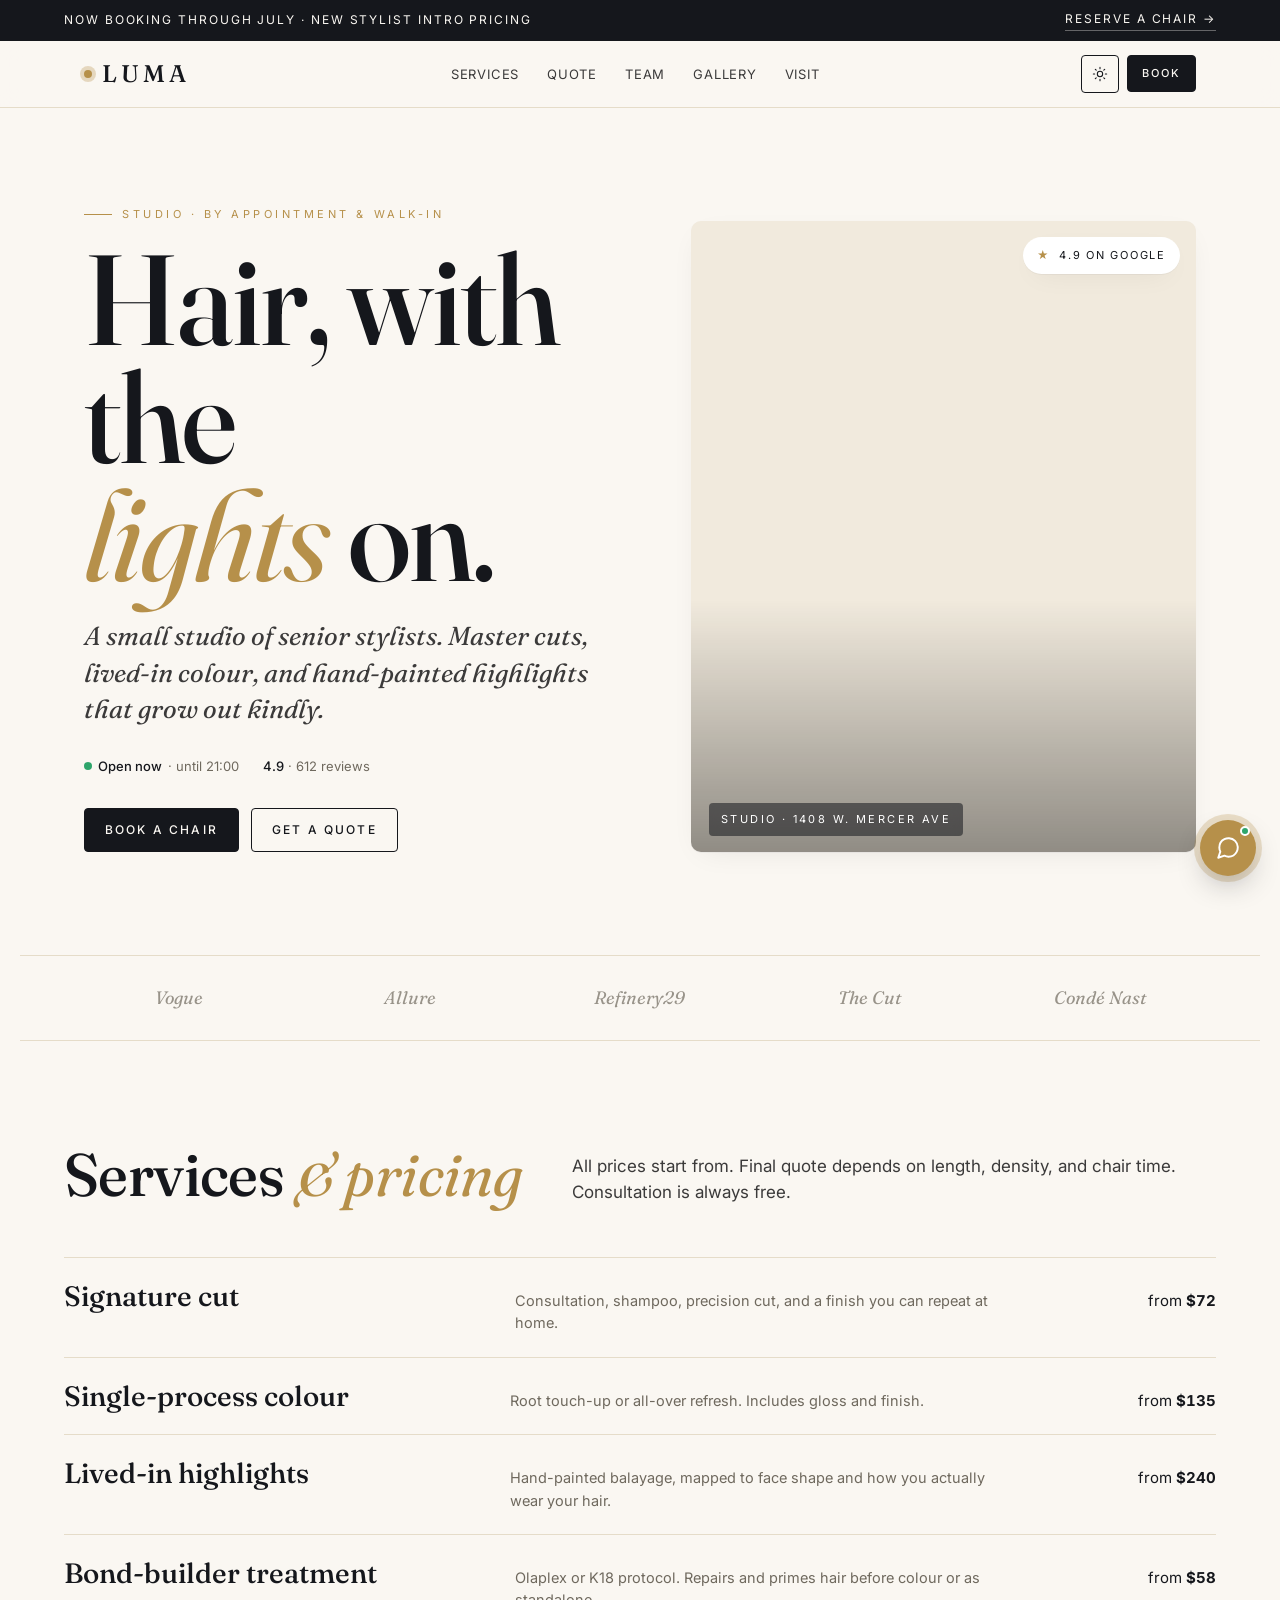
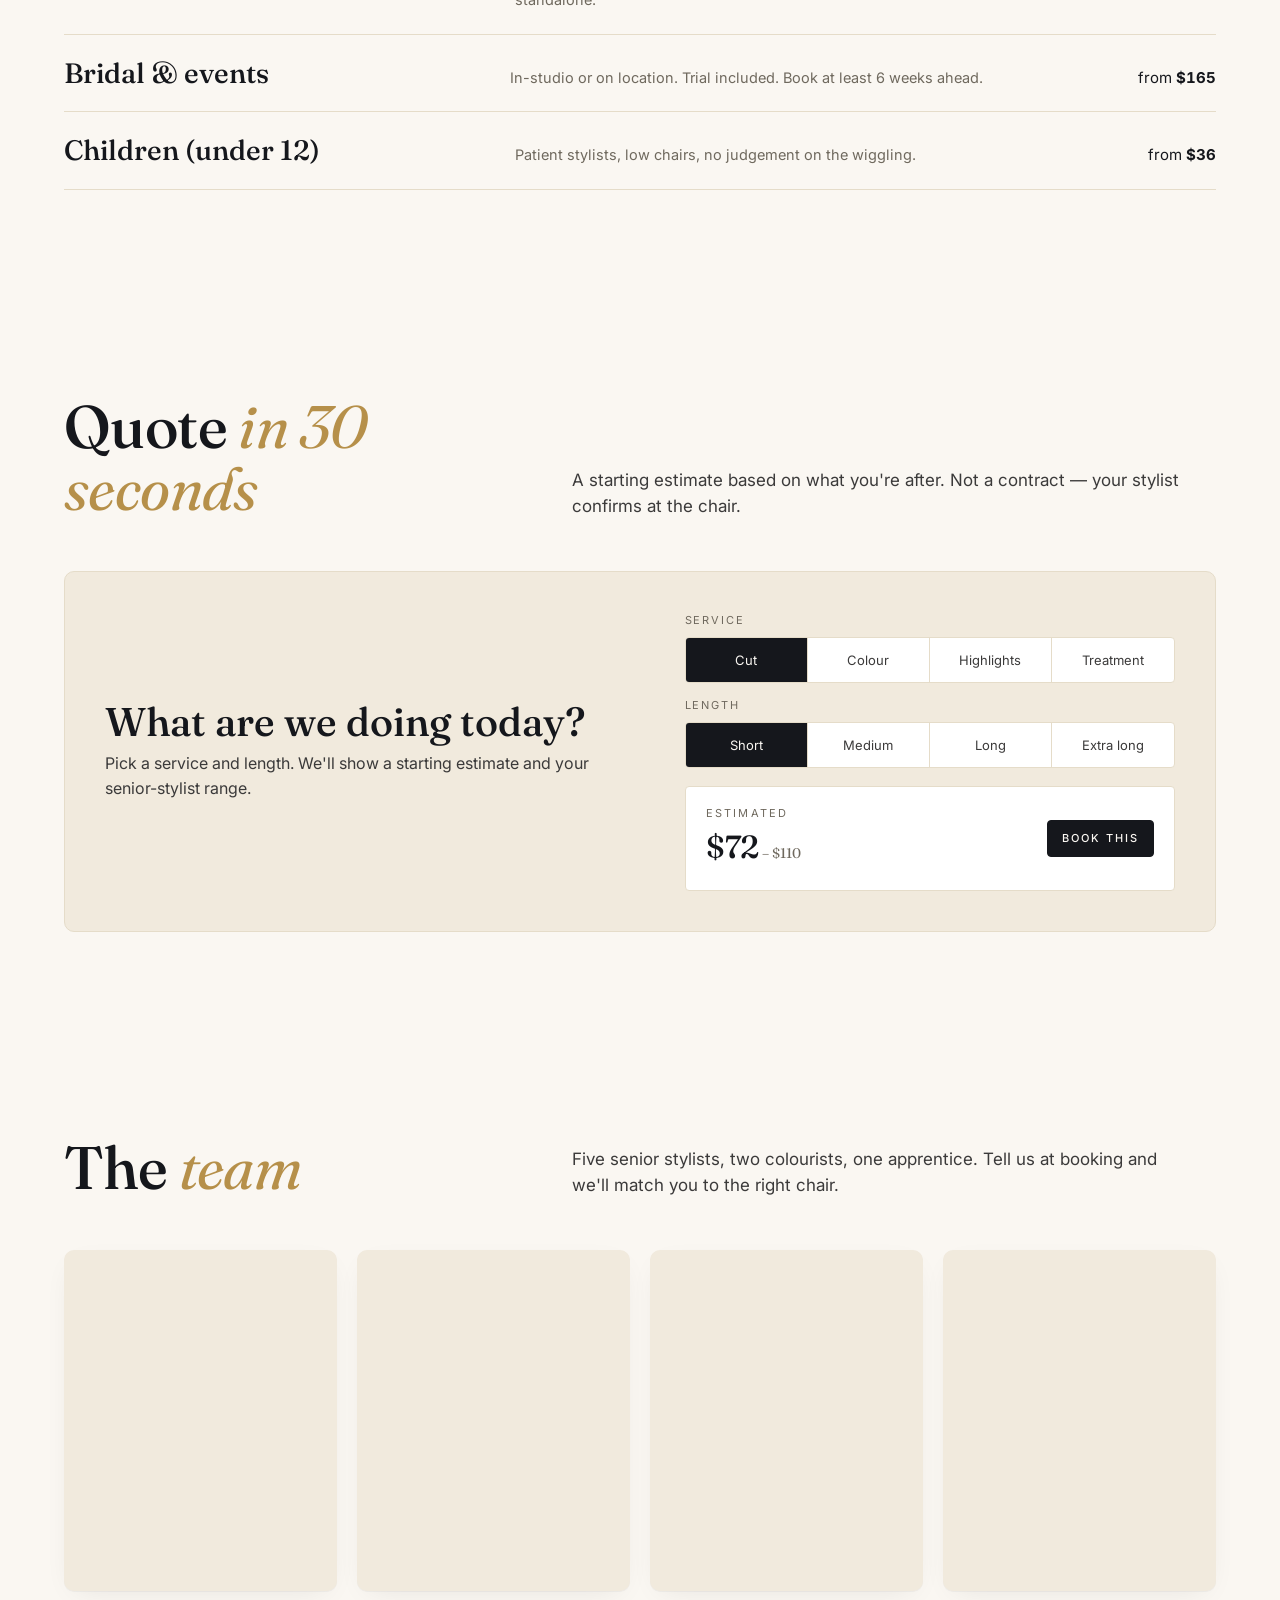
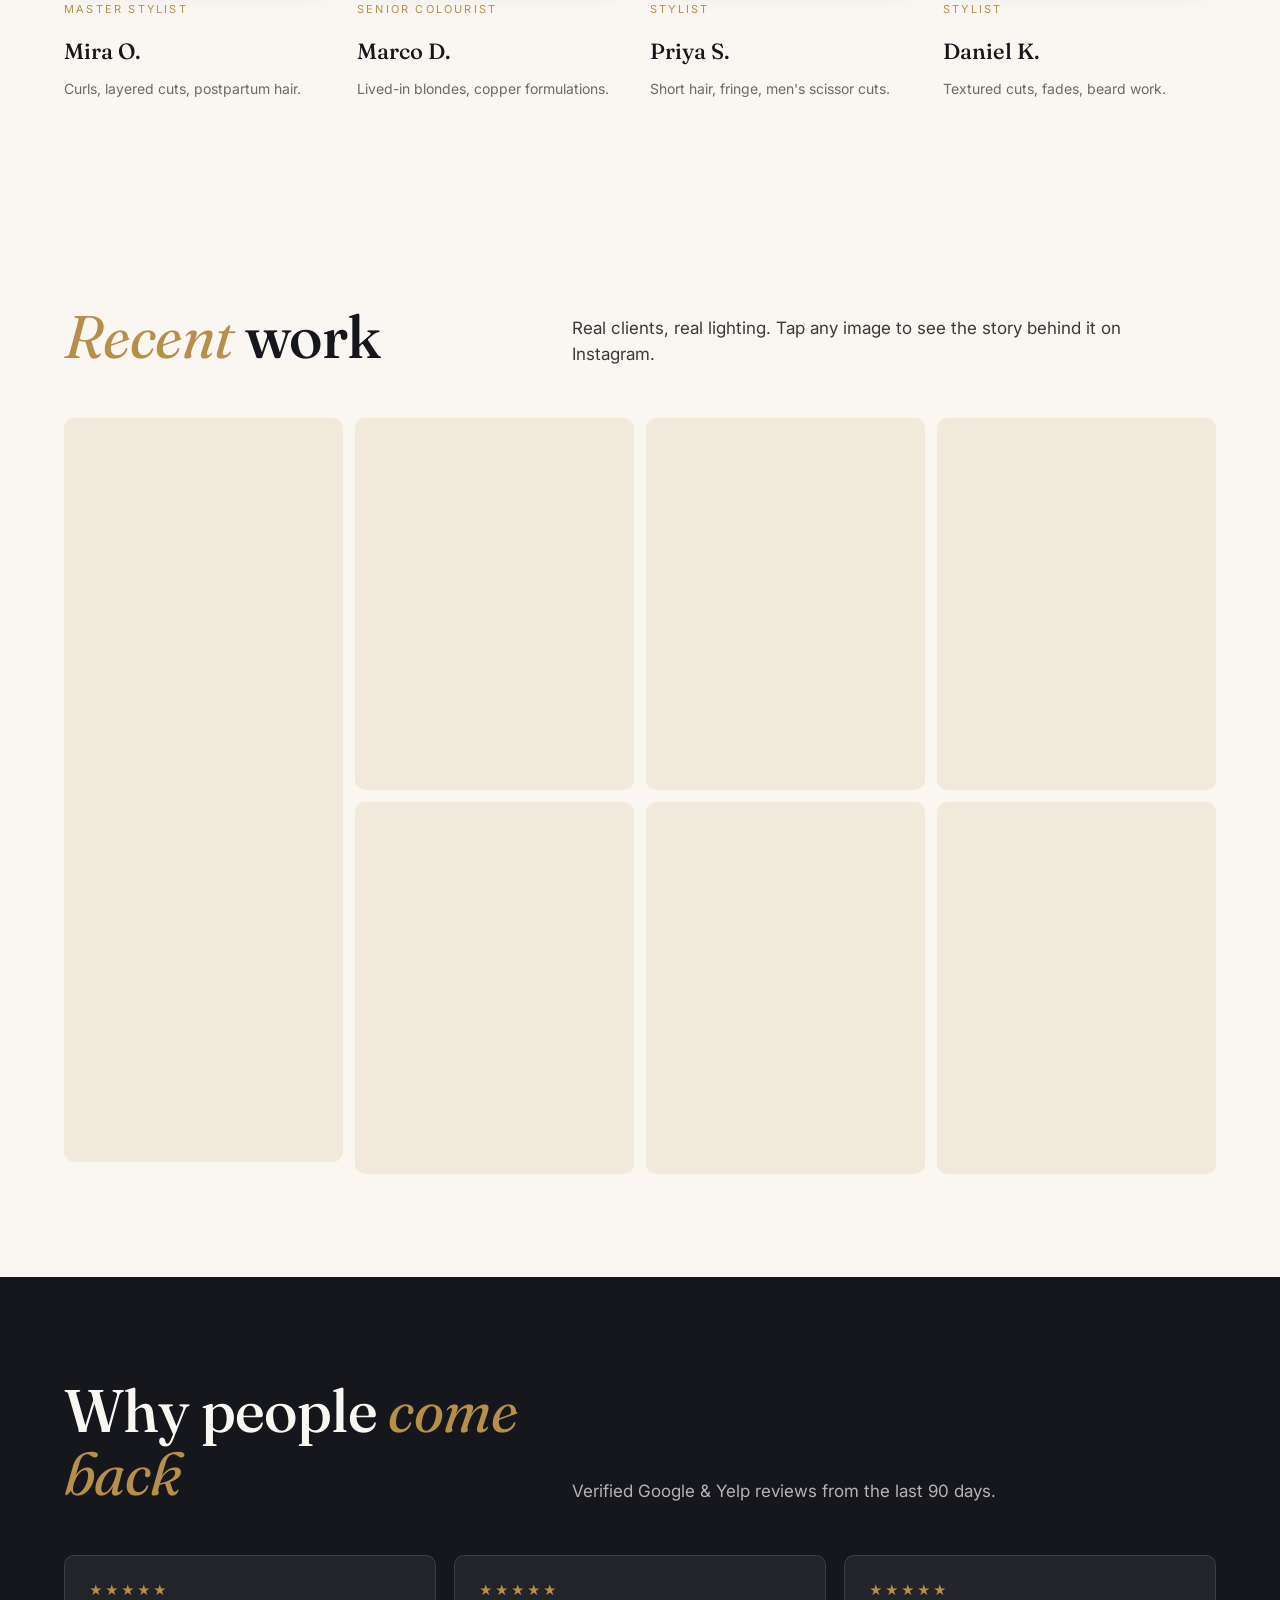
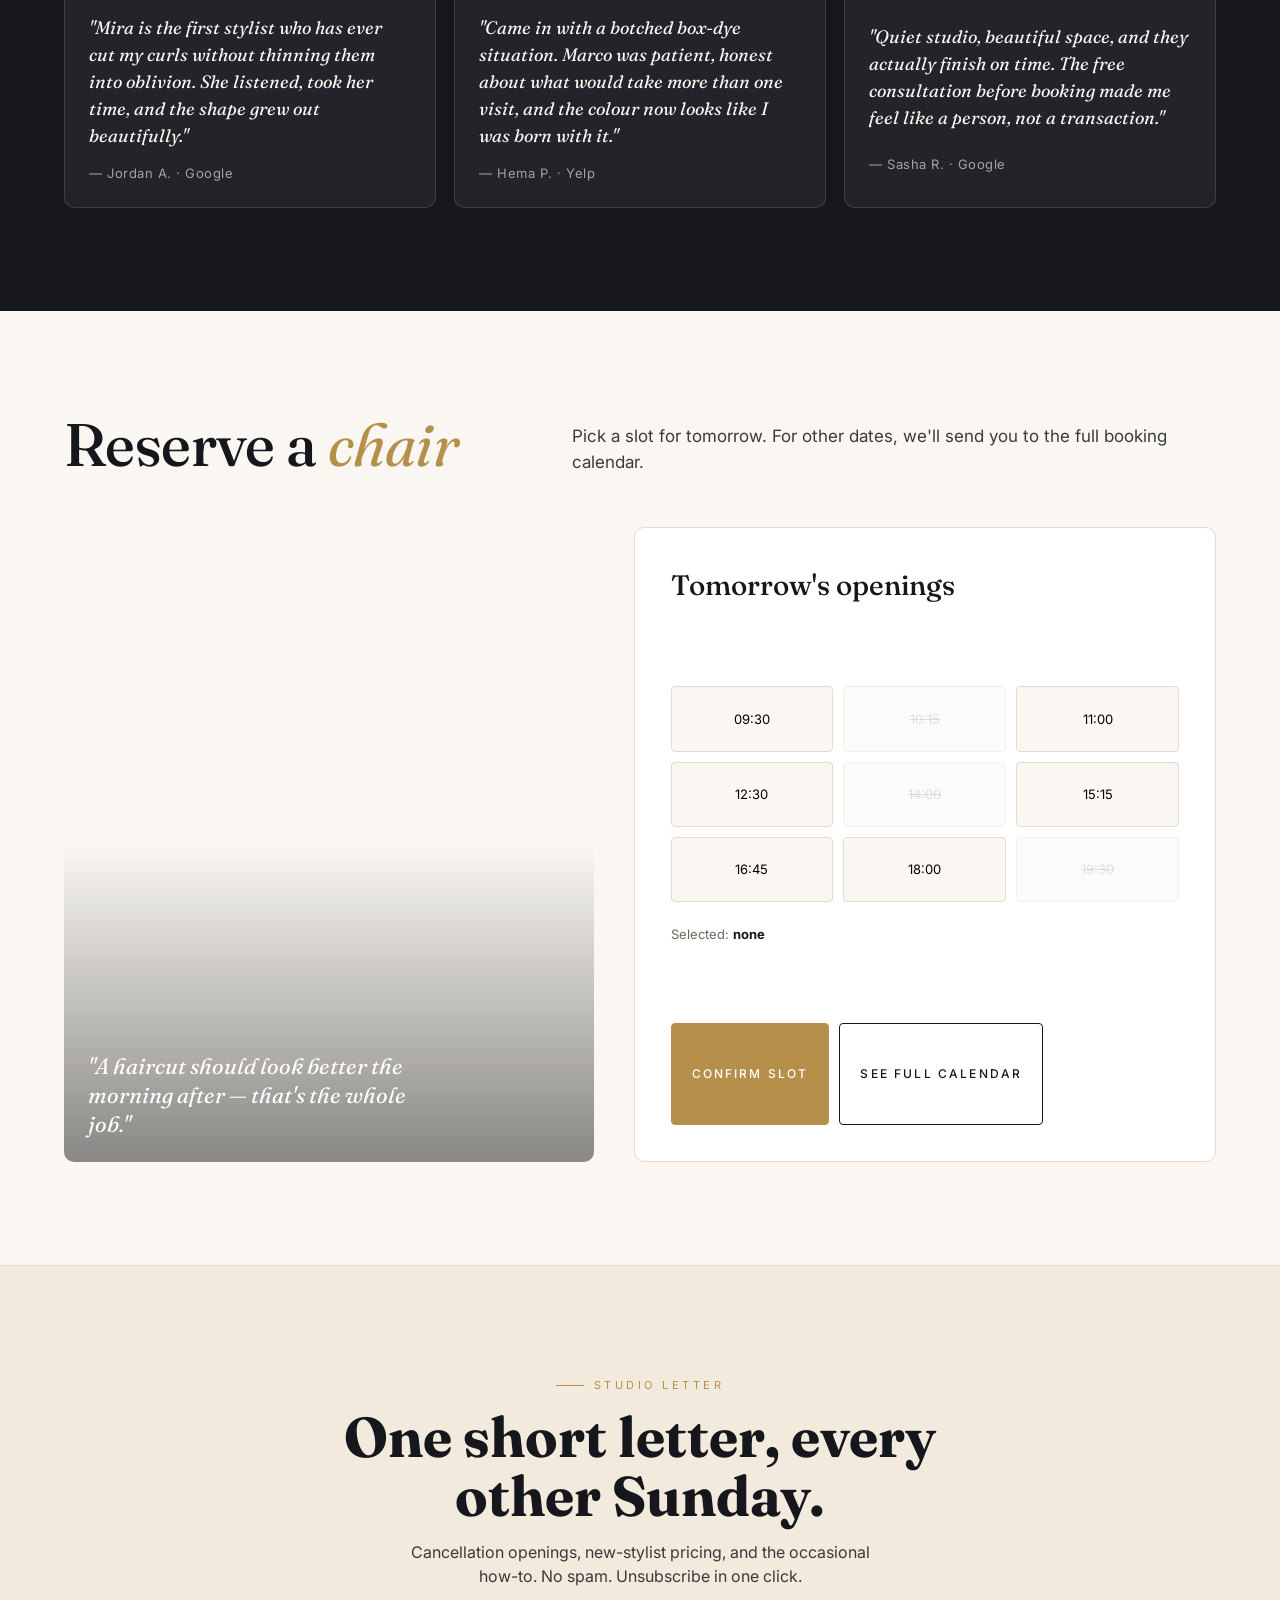
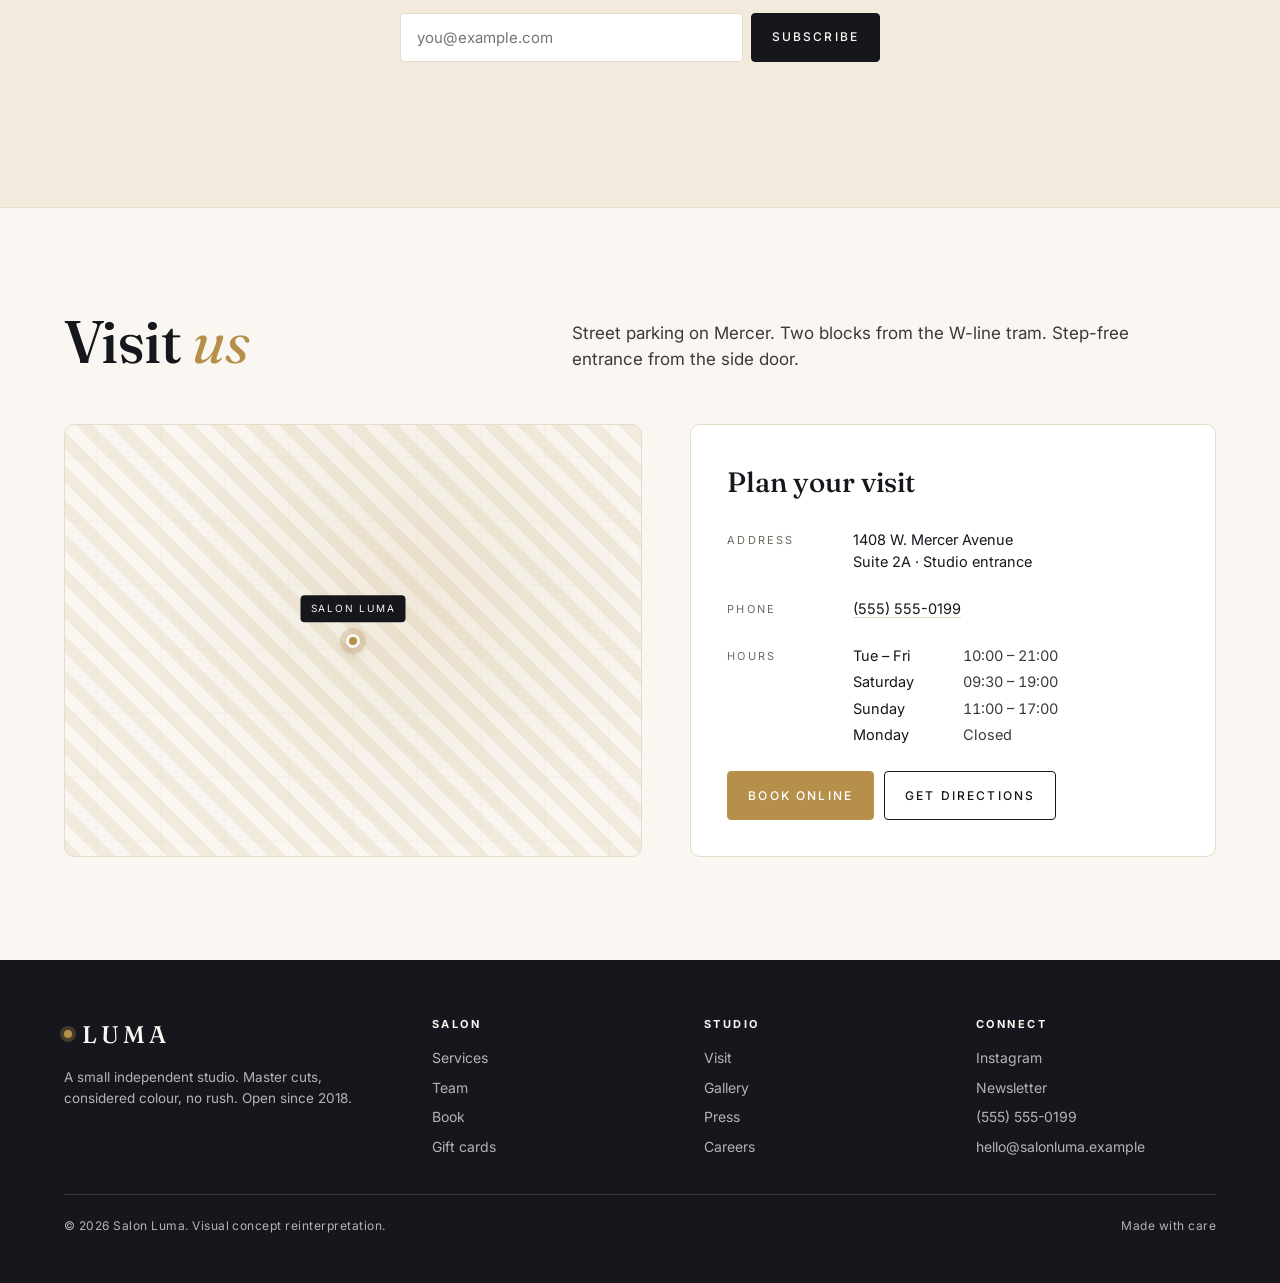
<file: luma.html>
<!doctype html>
<html lang="en" data-theme="light">
<head>
<meta charset="utf-8" />
<meta name="viewport" content="width=device-width,initial-scale=1,viewport-fit=cover" />
<meta name="theme-color" content="#FAF7F2" />
<title>Salon Luma — Hair, colour & care</title>
<meta name="description" content="Salon Luma. Master cuts, lived-in colour, hand-painted highlights. Book a chair." />
<link rel="preconnect" href="https://fonts.googleapis.com">
<link rel="preconnect" href="https://fonts.gstatic.com" crossorigin>
<link href="https://fonts.googleapis.com/css2?family=Fraunces:ital,opsz,wght@0,9..144,400;0,9..144,500;0,9..144,600;1,9..144,400&family=Inter:wght@400;500;600&display=swap" rel="stylesheet">
<style>
  :root {
    --bg: #FAF7F2;
    --bg-2: #F1EADD;
    --line: #E5DCC9;
    --ink: #15171C;
    --ink-2: #3B3A3A;
    --muted: #6F695E;
    --gold: #B6904A;
    --gold-soft: #DDC79A;
    --blush: #C9A9A6;
    --surface: #FFFFFF;
    --shadow: 0 1px 0 rgba(21,23,28,0.04), 0 8px 28px -12px rgba(21,23,28,0.10);
    --radius: 4px;
    --radius-lg: 10px;
    --max: 1240px;
    --pad: clamp(20px, 5vw, 64px);
    --serif: "Fraunces", "Times New Roman", serif;
    --sans: "Inter", system-ui, -apple-system, "Segoe UI", sans-serif;
    --t-fast: 180ms cubic-bezier(.2,.7,.3,1);
    --t-med: 320ms cubic-bezier(.2,.7,.3,1);
  }
  [data-theme="dark"] {
    --bg: #0E0F12;
    --bg-2: #16181D;
    --line: #2A2D34;
    --ink: #F4EFE6;
    --ink-2: #C9C2B5;
    --muted: #8C8678;
    --gold: #D5B273;
    --gold-soft: #6B5731;
    --blush: #C9A9A6;
    --surface: #16181D;
    --shadow: 0 1px 0 rgba(0,0,0,0.5), 0 8px 28px -12px rgba(0,0,0,0.6);
  }
  * { box-sizing: border-box; }
  html { -webkit-text-size-adjust: 100%; scroll-behavior: smooth; }
  body {
    margin: 0;
    background: var(--bg);
    color: var(--ink);
    font-family: var(--sans);
    font-size: 16px;
    line-height: 1.55;
    -webkit-font-smoothing: antialiased;
    text-rendering: optimizeLegibility;
    transition: background var(--t-med), color var(--t-med);
    padding-bottom: env(safe-area-inset-bottom);
  }
  img { max-width: 100%; display: block; }
  a { color: inherit; text-decoration: none; }
  button { font: inherit; cursor: pointer; }
  ::selection { background: var(--gold-soft); color: var(--ink); }

  /* —— Marquee bar —— */
  .bar {
    background: var(--ink); color: var(--bg);
    font-size: 12px; letter-spacing: 0.16em; text-transform: uppercase;
    padding: 10px var(--pad);
    display: flex; align-items: center; justify-content: space-between; gap: 16px;
  }
  .bar a { border-bottom: 1px solid color-mix(in oklab, var(--bg) 35%, transparent); padding-bottom: 1px; }
  .hide-sm { display: none; }
  @media (min-width: 720px) { .hide-sm { display: inline; } }

  /* —— Nav —— */
  .nav {
    position: sticky; top: 0; z-index: 60;
    background: color-mix(in oklab, var(--bg) 90%, transparent);
    backdrop-filter: saturate(140%) blur(12px);
    -webkit-backdrop-filter: saturate(140%) blur(12px);
    border-bottom: 1px solid var(--line);
  }
  .nav-inner {
    max-width: var(--max); margin: 0 auto;
    padding: 14px var(--pad);
    display: flex; align-items: center; justify-content: space-between; gap: 16px;
  }
  .logo {
    display: inline-flex; align-items: center; gap: 10px;
    font-family: var(--serif);
    font-weight: 500;
    font-size: 24px;
    letter-spacing: 0.16em;
  }
  .logo .dot {
    width: 8px; height: 8px; border-radius: 50%;
    background: var(--gold);
    box-shadow: 0 0 0 4px color-mix(in oklab, var(--gold) 30%, transparent);
  }
  .nav ul { display: none; list-style: none; gap: 28px; margin: 0; padding: 0; }
  .nav ul a {
    font-size: 13px; letter-spacing: 0.06em; text-transform: uppercase;
    color: var(--ink-2); padding: 4px 0;
    border-bottom: 1px solid transparent;
    transition: color var(--t-fast), border-color var(--t-fast);
  }
  .nav ul a:hover { color: var(--ink); border-bottom-color: var(--ink); }
  @media (min-width: 940px) { .nav ul { display: flex; } }
  .nav-actions { display: flex; align-items: center; gap: 8px; }

  .btn {
    display: inline-flex; align-items: center; justify-content: center; gap: 8px;
    padding: 12px 20px;
    border: 1px solid var(--ink);
    background: var(--ink); color: var(--bg);
    font-size: 12px; letter-spacing: 0.18em; text-transform: uppercase; font-weight: 500;
    border-radius: var(--radius);
    transition: background var(--t-fast), color var(--t-fast), transform var(--t-fast), border-color var(--t-fast);
  }
  .btn:hover { background: transparent; color: var(--ink); }
  .btn.ghost { background: transparent; color: var(--ink); }
  .btn.ghost:hover { background: var(--ink); color: var(--bg); }
  .btn.gold { border-color: var(--gold); background: var(--gold); color: var(--surface); }
  .btn.gold:hover { background: transparent; color: var(--gold); }
  .btn.small { padding: 9px 14px; font-size: 11px; }
  .btn.icon { padding: 9px; aspect-ratio: 1; min-width: 38px; }

  /* —— Hero —— */
  .hero {
    max-width: var(--max); margin: 0 auto;
    padding: clamp(36px, 7vw, 96px) var(--pad) clamp(56px, 8vw, 112px);
    display: grid; gap: clamp(24px, 4vw, 56px);
    grid-template-columns: 1fr;
    position: relative;
  }
  @media (min-width: 980px) {
    .hero { grid-template-columns: 1.1fr 1fr; align-items: end; }
  }
  .eyebrow {
    font-size: 11px; letter-spacing: 0.32em; text-transform: uppercase;
    color: var(--gold);
    display: inline-flex; align-items: center; gap: 10px;
  }
  .eyebrow::before { content: ""; width: 28px; height: 1px; background: var(--gold); }
  .h-title {
    font-family: var(--serif); font-weight: 500;
    font-size: clamp(54px, 10vw, 132px);
    line-height: 0.92;
    letter-spacing: -0.015em;
    margin: 18px 0 0;
  }
  .h-title em {
    font-style: italic; font-weight: 400; color: var(--gold);
    font-variation-settings: "opsz" 144;
  }
  .h-lede {
    margin-top: 24px;
    font-family: var(--serif); font-style: italic;
    font-size: clamp(20px, 2.4vw, 26px);
    line-height: 1.4;
    color: var(--ink-2);
    max-width: 32ch;
  }
  .h-meta {
    margin-top: 28px;
    display: flex; flex-wrap: wrap; gap: 12px 24px;
    font-size: 13px; color: var(--muted);
  }
  .h-meta b { color: var(--ink); font-weight: 500; }
  .h-meta .live {
    display: inline-flex; align-items: center; gap: 6px;
  }
  .h-meta .live .pulse {
    width: 8px; height: 8px; border-radius: 50%; background: #2EA56B;
    box-shadow: 0 0 0 0 rgba(46,165,107,0.6);
    animation: pulse 1.6s infinite;
  }
  @keyframes pulse { 0%{box-shadow:0 0 0 0 rgba(46,165,107,0.5);} 70%{box-shadow:0 0 0 10px rgba(46,165,107,0);} 100%{box-shadow:0 0 0 0 rgba(46,165,107,0);} }

  .h-cta { margin-top: 32px; display: flex; flex-wrap: wrap; gap: 12px; }
  .hero-image {
    aspect-ratio: 4/5;
    background:
      linear-gradient(180deg, transparent 60%, rgba(0,0,0,0.4) 100%),
      url("https://images.unsplash.com/photo-1522337360788-8b13dee7a37e?auto=format&fit=crop&w=1200&q=80") center/cover no-repeat,
      var(--bg-2);
    border-radius: var(--radius-lg);
    position: relative; overflow: hidden;
    box-shadow: var(--shadow);
  }
  .hero-image .stamp {
    position: absolute; left: 18px; bottom: 16px;
    color: #fff;
    font-size: 11px; letter-spacing: 0.22em; text-transform: uppercase;
    background: rgba(21,23,28,0.55); padding: 8px 12px; border-radius: var(--radius);
    backdrop-filter: blur(6px);
  }
  .hero-image .badge {
    position: absolute; right: 16px; top: 16px;
    background: var(--surface); color: var(--ink);
    padding: 10px 14px; border-radius: 999px;
    font-size: 11px; letter-spacing: 0.16em; text-transform: uppercase;
    box-shadow: var(--shadow);
    display: inline-flex; align-items: center; gap: 8px;
  }
  .badge .star { color: var(--gold); }

  /* —— Section —— */
  section { padding: clamp(64px, 8vw, 120px) var(--pad); }
  .section-head {
    max-width: var(--max); margin: 0 auto clamp(28px, 4vw, 56px);
    display: grid; gap: 16px;
  }
  @media (min-width: 880px) {
    .section-head { grid-template-columns: 1fr 1.4fr; align-items: end; gap: 48px; }
  }
  .section-title {
    font-family: var(--serif); font-weight: 500;
    font-size: clamp(34px, 5vw, 60px);
    line-height: 1.04; letter-spacing: -0.01em; margin: 0;
  }
  .section-title em { font-style: italic; color: var(--gold); font-weight: 400; }
  .section-lede { color: var(--ink-2); font-size: 17px; max-width: 56ch; margin: 0; }

  /* —— Trust / press strip —— */
  .press {
    max-width: var(--max); margin: 0 auto;
    padding: 28px var(--pad);
    display: grid; gap: 20px 40px;
    grid-template-columns: repeat(2, 1fr);
    align-items: center;
    border-top: 1px solid var(--line);
    border-bottom: 1px solid var(--line);
    color: var(--muted);
    font-family: var(--serif);
    font-style: italic;
    font-size: 18px;
  }
  @media (min-width: 720px) { .press { grid-template-columns: repeat(5, 1fr); } }
  .press span { text-align: center; opacity: 0.7; }

  /* —— Services —— */
  .services-list {
    max-width: var(--max); margin: 0 auto;
    border-top: 1px solid var(--line);
  }
  .service {
    display: grid;
    grid-template-columns: 1fr auto;
    gap: 6px 24px;
    align-items: baseline;
    padding: 22px 0;
    border-bottom: 1px solid var(--line);
    transition: padding-left var(--t-med);
  }
  .service:hover { padding-left: 12px; }
  @media (min-width: 720px) {
    .service { grid-template-columns: 1.4fr 2fr auto; }
  }
  .service-name {
    font-family: var(--serif);
    font-size: clamp(22px, 2.4vw, 28px);
    font-weight: 500; line-height: 1.15;
    margin: 0;
  }
  .service-desc { color: var(--muted); font-size: 14.5px; grid-column: 1 / -1; margin: 0; }
  @media (min-width: 720px) { .service-desc { grid-column: auto; max-width: 56ch; } }
  .service-price { font-feature-settings: "tnum" 1; font-size: 15px; white-space: nowrap; }
  .service-price small { color: var(--muted); font-weight: 400; }

  /* —— Quote estimator —— */
  .estimator {
    max-width: var(--max); margin: 0 auto;
    background: var(--bg-2);
    border: 1px solid var(--line);
    border-radius: var(--radius-lg);
    padding: clamp(24px, 4vw, 40px);
    display: grid; gap: 24px;
    grid-template-columns: 1fr;
  }
  @media (min-width: 880px) { .estimator { grid-template-columns: 1.1fr 1fr; align-items: center; gap: 40px; } }
  .estimator h3 {
    font-family: var(--serif); font-weight: 500;
    font-size: clamp(28px, 3.4vw, 40px); line-height: 1.05; margin: 0 0 8px;
  }
  .estimator p { color: var(--ink-2); margin: 0; }
  .est-form { display: grid; gap: 14px; }
  .field { display: grid; gap: 8px; }
  .field label { font-size: 11px; letter-spacing: 0.18em; text-transform: uppercase; color: var(--muted); }
  .seg {
    display: grid; grid-auto-flow: column; grid-auto-columns: 1fr;
    border: 1px solid var(--line); border-radius: var(--radius);
    overflow: hidden; background: var(--surface);
  }
  .seg button {
    background: transparent; border: 0; padding: 12px 8px;
    font-size: 13px; color: var(--ink-2);
    border-right: 1px solid var(--line);
    transition: background var(--t-fast), color var(--t-fast);
  }
  .seg button:last-child { border-right: 0; }
  .seg button[aria-pressed="true"] { background: var(--ink); color: var(--bg); }
  .est-out {
    background: var(--surface);
    border: 1px solid var(--line);
    border-radius: var(--radius);
    padding: 18px 20px;
    display: flex; align-items: center; justify-content: space-between; gap: 16px;
    margin-top: 4px;
  }
  .est-out .label { font-size: 11px; letter-spacing: 0.2em; text-transform: uppercase; color: var(--muted); }
  .est-out .price { font-family: var(--serif); font-size: 32px; font-weight: 500; }
  .est-out .price small { font-size: 14px; color: var(--muted); font-weight: 400; }

  /* —— Team —— */
  .team-grid {
    max-width: var(--max); margin: 0 auto;
    display: grid; gap: 20px;
    grid-template-columns: repeat(auto-fit, minmax(220px, 1fr));
  }
  .stylist { display: grid; gap: 10px; }
  .stylist-photo {
    aspect-ratio: 4/5;
    background-color: var(--bg-2);
    background-size: cover; background-position: center;
    border-radius: var(--radius-lg);
    box-shadow: var(--shadow);
    transition: transform var(--t-med);
  }
  .stylist:hover .stylist-photo { transform: translateY(-4px); }
  .stylist h3 { font-family: var(--serif); font-weight: 500; font-size: 22px; margin: 6px 0 0; }
  .stylist .role { color: var(--gold); font-size: 11px; letter-spacing: 0.2em; text-transform: uppercase; }
  .stylist p { color: var(--muted); font-size: 14px; margin: 0; }

  /* —— Gallery —— */
  .gallery {
    max-width: var(--max); margin: 0 auto;
    display: grid; gap: 12px;
    grid-template-columns: repeat(2, 1fr);
  }
  @media (min-width: 720px) { .gallery { grid-template-columns: repeat(4, 1fr); } }
  .g-item {
    aspect-ratio: 3/4;
    background-color: var(--bg-2);
    background-size: cover; background-position: center;
    border-radius: var(--radius-lg);
    overflow: hidden;
    transition: transform var(--t-med);
  }
  .g-item:hover { transform: scale(1.02); }
  .g-item.tall { grid-row: span 2; aspect-ratio: 3/8; }

  /* —— Testimonials —— */
  .testimonials {
    background: var(--ink);
    color: var(--bg);
  }
  [data-theme="dark"] .testimonials { background: var(--bg-2); }
  .testimonials .section-title { color: var(--bg); }
  [data-theme="dark"] .testimonials .section-title { color: var(--ink); }
  .testimonials .section-lede { color: color-mix(in oklab, var(--bg) 70%, transparent); }
  [data-theme="dark"] .testimonials .section-lede { color: var(--ink-2); }
  .reviews {
    max-width: var(--max); margin: 0 auto;
    display: grid; gap: 18px;
    grid-template-columns: repeat(auto-fit, minmax(280px, 1fr));
  }
  .review {
    background: color-mix(in oklab, var(--bg) 6%, transparent);
    border: 1px solid color-mix(in oklab, var(--bg) 12%, transparent);
    padding: 24px;
    border-radius: var(--radius-lg);
    display: grid; gap: 14px;
  }
  [data-theme="dark"] .review { background: var(--surface); border-color: var(--line); color: var(--ink); }
  .review .stars { color: var(--gold); letter-spacing: 2px; font-size: 13px; }
  .review blockquote {
    font-family: var(--serif); font-style: italic;
    font-size: 18px; line-height: 1.5;
    margin: 0;
    color: var(--bg);
  }
  [data-theme="dark"] .review blockquote { color: var(--ink); }
  .review cite {
    color: color-mix(in oklab, var(--bg) 60%, transparent);
    font-style: normal;
    font-size: 13px;
    letter-spacing: 0.04em;
  }
  [data-theme="dark"] .review cite { color: var(--muted); }

  /* —— Booking —— */
  .booking {
    max-width: var(--max); margin: 0 auto;
    display: grid; gap: clamp(24px, 4vw, 40px);
    grid-template-columns: 1fr;
  }
  @media (min-width: 880px) { .booking { grid-template-columns: 1fr 1.1fr; } }
  .booking-card, .booking-image {
    background: var(--surface); border: 1px solid var(--line);
    border-radius: var(--radius-lg);
  }
  .booking-image {
    aspect-ratio: 5/6;
    background:
      linear-gradient(180deg, transparent 50%, rgba(0,0,0,0.45) 100%),
      url("https://images.unsplash.com/photo-1620331311520-246422fd82f9?auto=format&fit=crop&w=1000&q=80") center/cover no-repeat;
    display: flex; align-items: flex-end; padding: 24px; color: #fff;
    border: 0;
  }
  .booking-image em {
    font-family: var(--serif);
    font-size: 22px; line-height: 1.3;
    font-style: italic;
    max-width: 24ch;
  }
  .booking-card { padding: clamp(24px, 4vw, 36px); display: grid; gap: 22px; }
  .booking-card h3 { font-family: var(--serif); font-weight: 500; font-size: 28px; margin: 0; }
  .slots {
    display: grid; gap: 10px;
    grid-template-columns: repeat(3, 1fr);
  }
  .slot {
    border: 1px solid var(--line);
    background: var(--bg);
    padding: 12px 8px;
    font-size: 13px;
    border-radius: var(--radius);
    text-align: center;
    transition: background var(--t-fast), color var(--t-fast), border-color var(--t-fast);
  }
  .slot[aria-pressed="true"] { background: var(--ink); color: var(--bg); border-color: var(--ink); }
  .slot:disabled { opacity: 0.4; cursor: not-allowed; text-decoration: line-through; }

  /* —— Newsletter —— */
  .newsletter {
    background: var(--bg-2);
    border-top: 1px solid var(--line);
    border-bottom: 1px solid var(--line);
  }
  .nl-inner {
    max-width: 720px; margin: 0 auto; text-align: center;
  }
  .nl-inner h2 {
    font-family: var(--serif);
    font-size: clamp(34px, 5vw, 56px);
    line-height: 1.05;
    margin: 0 auto 14px;
    max-width: 18ch;
  }
  .nl-inner p { color: var(--ink-2); margin: 0 auto 24px; max-width: 48ch; }
  .nl-form {
    display: grid; gap: 8px;
    grid-template-columns: 1fr;
    max-width: 480px; margin: 0 auto;
  }
  @media (min-width: 600px) { .nl-form { grid-template-columns: 1fr auto; } }
  .nl-form input {
    background: var(--surface);
    border: 1px solid var(--line);
    color: var(--ink);
    padding: 14px 16px;
    border-radius: var(--radius);
    font-size: 15px;
    font-family: inherit;
    transition: border-color var(--t-fast);
  }
  .nl-form input:focus { outline: 2px solid var(--gold); outline-offset: 2px; border-color: var(--gold); }
  .nl-msg { font-size: 13px; color: var(--muted); margin-top: 10px; min-height: 1.4em; }
  .nl-msg.ok { color: #2EA56B; }
  .nl-msg.err { color: #C7464F; }

  /* —— Visit —— */
  .visit-grid {
    max-width: var(--max); margin: 0 auto;
    display: grid; gap: clamp(24px, 4vw, 48px);
    grid-template-columns: 1fr;
  }
  @media (min-width: 880px) { .visit-grid { grid-template-columns: 1.1fr 1fr; } }
  .map {
    aspect-ratio: 4/3;
    background:
      radial-gradient(circle at 60% 40%, color-mix(in oklab, var(--gold) 14%, transparent), transparent 60%),
      repeating-linear-gradient(45deg, var(--bg-2) 0 12px, var(--bg) 12px 24px);
    border: 1px solid var(--line);
    border-radius: var(--radius-lg);
    position: relative; overflow: hidden;
  }
  .map::before {
    content: ""; position: absolute; inset: 0;
    background-image: linear-gradient(transparent 49%, var(--line) 50%, transparent 51%),
                      linear-gradient(90deg, transparent 49%, var(--line) 50%, transparent 51%);
    background-size: 64px 64px; opacity: 0.5;
  }
  .map .pin {
    position: absolute; left: 50%; top: 50%;
    width: 14px; height: 14px;
    background: var(--gold);
    border: 3px solid var(--bg);
    border-radius: 50%;
    transform: translate(-50%, -50%);
    box-shadow: 0 0 0 6px color-mix(in oklab, var(--gold) 25%, transparent), 0 4px 12px rgba(0,0,0,0.18);
  }
  .map .label {
    position: absolute; left: 50%; top: 50%;
    transform: translate(-50%, calc(-50% - 32px));
    background: var(--ink); color: var(--bg);
    padding: 6px 10px;
    font-size: 10px; letter-spacing: 0.18em; text-transform: uppercase;
    border-radius: var(--radius);
    white-space: nowrap;
  }
  .info-card {
    background: var(--surface);
    border: 1px solid var(--line);
    border-radius: var(--radius-lg);
    padding: clamp(24px, 4vw, 36px);
    display: grid; gap: 20px;
  }
  .info-card h3 { font-family: var(--serif); font-weight: 500; font-size: 28px; margin: 0; }
  .info-row { display: grid; grid-template-columns: 110px 1fr; gap: 16px; align-items: start; font-size: 14.5px; margin: 0; }
  .info-row dt { color: var(--muted); font-size: 11px; letter-spacing: 0.2em; text-transform: uppercase; padding-top: 3px; }
  .info-row dd { margin: 0; color: var(--ink); }
  .hours { display: grid; gap: 4px; font-variant-numeric: tabular-nums; }
  .hours div { display: grid; grid-template-columns: 110px 1fr; }
  .hours span:last-child { color: var(--ink-2); }
  .actions { display: flex; flex-wrap: wrap; gap: 10px; }

  /* —— Footer —— */
  footer {
    background: var(--ink);
    color: color-mix(in oklab, var(--bg) 70%, transparent);
    padding: 56px var(--pad) calc(96px + env(safe-area-inset-bottom));
  }
  @media (min-width: 720px) { footer { padding-bottom: 48px; } }
  .foot-inner {
    max-width: var(--max); margin: 0 auto;
    display: grid; gap: 32px;
    grid-template-columns: 1fr;
  }
  @media (min-width: 720px) { .foot-inner { grid-template-columns: 1.4fr 1fr 1fr 1fr; } }
  footer h4 { color: var(--bg); font-size: 11px; letter-spacing: 0.22em; text-transform: uppercase; margin: 0 0 14px; }
  footer ul { list-style: none; padding: 0; margin: 0; display: grid; gap: 8px; font-size: 14px; }
  footer a:hover { color: var(--bg); }
  .foot-brand .logo { color: var(--bg); }
  .foot-bottom {
    max-width: var(--max); margin: 36px auto 0;
    padding-top: 22px;
    border-top: 1px solid color-mix(in oklab, var(--bg) 14%, transparent);
    display: flex; justify-content: space-between; flex-wrap: wrap; gap: 12px;
    font-size: 12px; letter-spacing: 0.04em;
  }

  /* —— Mobile bottom bar —— */
  .mob-bar {
    position: fixed; left: 0; right: 0; bottom: 0; z-index: 50;
    display: grid; grid-template-columns: 1fr 1fr 1fr;
    background: color-mix(in oklab, var(--surface) 90%, transparent);
    backdrop-filter: blur(14px);
    -webkit-backdrop-filter: blur(14px);
    border-top: 1px solid var(--line);
    padding-bottom: env(safe-area-inset-bottom);
  }
  .mob-bar a {
    text-align: center; padding: 12px 4px;
    font-size: 11px; letter-spacing: 0.14em; text-transform: uppercase;
    color: var(--ink-2);
    border-right: 1px solid var(--line);
  }
  .mob-bar a:last-child { border-right: 0; color: var(--gold); font-weight: 500; }
  @media (min-width: 720px) { .mob-bar { display: none; } }

  /* —— Chat widget —— */
  .chat-fab {
    position: fixed; right: 18px; bottom: calc(72px + env(safe-area-inset-bottom)); z-index: 70;
    width: 56px; height: 56px; border-radius: 50%;
    background: var(--gold); color: #fff; border: 0;
    box-shadow: 0 12px 32px -10px rgba(21,23,28,0.45), 0 0 0 6px color-mix(in oklab, var(--gold) 25%, transparent);
    display: grid; place-items: center;
    transition: transform var(--t-fast);
  }
  @media (min-width: 720px) { .chat-fab { bottom: 24px; right: 24px; } }
  .chat-fab:hover { transform: scale(1.06); }
  .chat-fab svg { width: 26px; height: 26px; }
  .chat-fab .dot {
    position: absolute; top: 6px; right: 6px;
    width: 10px; height: 10px; background: #2EA56B;
    border-radius: 50%; border: 2px solid var(--surface);
  }
  .chat-panel {
    position: fixed; right: 16px; bottom: calc(140px + env(safe-area-inset-bottom)); z-index: 80;
    width: min(360px, calc(100vw - 32px));
    max-height: 70vh;
    background: var(--surface);
    border: 1px solid var(--line);
    border-radius: 14px;
    box-shadow: 0 24px 60px -20px rgba(21,23,28,0.5);
    display: none;
    grid-template-rows: auto 1fr auto;
    overflow: hidden;
  }
  @media (min-width: 720px) { .chat-panel { bottom: 92px; right: 24px; } }
  .chat-panel.open { display: grid; animation: slidein .25s ease; }
  @keyframes slidein { from { opacity: 0; transform: translateY(8px); } to { opacity: 1; transform: none; } }
  .chat-head {
    background: var(--ink); color: var(--bg);
    padding: 14px 16px;
    display: flex; align-items: center; gap: 10px;
  }
  .chat-head .avatar {
    width: 32px; height: 32px; border-radius: 50%;
    background: var(--gold); color: #fff;
    display: grid; place-items: center;
    font-family: var(--serif); font-weight: 500;
  }
  .chat-head .who { display: grid; gap: 2px; }
  .chat-head .who b { font-weight: 500; font-size: 14px; letter-spacing: 0.04em; }
  .chat-head .who small { font-size: 11px; opacity: 0.7; display: inline-flex; align-items: center; gap: 6px; }
  .chat-head .who small::before { content: ""; width: 7px; height: 7px; border-radius: 50%; background: #2EA56B; }
  .chat-close {
    margin-left: auto; background: transparent; border: 0; color: var(--bg); opacity: 0.7;
    font-size: 22px; line-height: 1; padding: 4px;
  }
  .chat-body {
    padding: 16px; display: grid; gap: 10px; overflow-y: auto;
    background: var(--bg);
    align-content: start;
  }
  .msg {
    max-width: 80%;
    padding: 10px 14px;
    border-radius: 14px;
    font-size: 14px; line-height: 1.45;
    animation: pop .18s ease;
  }
  @keyframes pop { from { opacity: 0; transform: translateY(4px); } to { opacity: 1; transform: none; } }
  .msg.bot { background: var(--surface); border: 1px solid var(--line); border-bottom-left-radius: 4px; }
  .msg.user { background: var(--ink); color: var(--bg); justify-self: end; border-bottom-right-radius: 4px; }
  .chips { display: flex; flex-wrap: wrap; gap: 6px; padding: 0 16px 12px; }
  .chip {
    background: var(--surface); border: 1px solid var(--line);
    padding: 7px 11px; border-radius: 999px;
    font-size: 12px; color: var(--ink-2);
  }
  .chip:hover { background: var(--ink); color: var(--bg); border-color: var(--ink); }
  .chat-input {
    display: grid; grid-template-columns: 1fr auto; gap: 8px;
    padding: 12px; border-top: 1px solid var(--line);
    background: var(--surface);
  }
  .chat-input input {
    border: 1px solid var(--line); background: var(--bg);
    padding: 10px 12px; border-radius: 999px;
    font-size: 14px; color: var(--ink); font-family: inherit;
  }
  .chat-input input:focus { outline: 2px solid var(--gold); outline-offset: 1px; border-color: var(--gold); }
  .chat-send {
    width: 40px; height: 40px; border-radius: 50%;
    background: var(--gold); color: #fff; border: 0;
    display: grid; place-items: center;
  }
  .chat-send svg { width: 16px; height: 16px; }
  .typing { color: var(--muted); font-size: 12px; padding: 4px 16px; }
  .typing span { display: inline-block; width: 4px; height: 4px; background: var(--muted); border-radius: 50%; margin-right: 3px; animation: bounce 1.2s infinite; }
  .typing span:nth-child(2) { animation-delay: 0.15s; }
  .typing span:nth-child(3) { animation-delay: 0.3s; }
  @keyframes bounce { 0%,80%,100% { transform: translateY(0); opacity: 0.4; } 40% { transform: translateY(-4px); opacity: 1; } }

  /* —— Reveal —— */
  @media (prefers-reduced-motion: no-preference) {
    .reveal { opacity: 0; transform: translateY(14px); transition: opacity 600ms ease, transform 600ms ease; }
    .reveal.in { opacity: 1; transform: none; }
  }

  /* —— Toast —— */
  .toast {
    position: fixed; left: 50%; bottom: calc(160px + env(safe-area-inset-bottom)); z-index: 90;
    transform: translate(-50%, 20px);
    background: var(--ink); color: var(--bg);
    padding: 12px 18px; border-radius: 999px;
    font-size: 13px; letter-spacing: 0.06em;
    opacity: 0; pointer-events: none;
    transition: opacity .25s ease, transform .25s ease;
    box-shadow: 0 12px 32px -10px rgba(0,0,0,0.4);
  }
  .toast.show { opacity: 1; transform: translate(-50%, 0); }
</style>
</head>
<body>

<div class="bar">
  <span>Now booking through July · New stylist intro pricing</span>
  <a href="#book" class="hide-sm">Reserve a chair →</a>
</div>

<header class="nav">
  <div class="nav-inner">
    <a href="#" class="logo" aria-label="Salon Luma home">
      <span class="dot" aria-hidden="true"></span>
      LUMA
    </a>
    <nav aria-label="Primary">
      <ul>
        <li><a href="#services">Services</a></li>
        <li><a href="#estimator">Quote</a></li>
        <li><a href="#team">Team</a></li>
        <li><a href="#gallery">Gallery</a></li>
        <li><a href="#visit">Visit</a></li>
      </ul>
    </nav>
    <div class="nav-actions">
      <button class="btn ghost icon" id="themeToggle" aria-label="Toggle theme" title="Toggle light/dark">
        <svg id="themeIcon" viewBox="0 0 24 24" width="16" height="16" fill="none" stroke="currentColor" stroke-width="1.6" stroke-linecap="round" stroke-linejoin="round"><circle cx="12" cy="12" r="4"/><path d="M12 2v2M12 20v2M4.93 4.93l1.41 1.41M17.66 17.66l1.41 1.41M2 12h2M20 12h2M4.93 19.07l1.41-1.41M17.66 6.34l1.41-1.41"/></svg>
      </button>
      <a href="#book" class="btn small">Book</a>
    </div>
  </div>
</header>

<main>

  <section class="hero" aria-labelledby="hero-title">
    <div class="reveal">
      <span class="eyebrow">Studio · By appointment &amp; walk-in</span>
      <h1 id="hero-title" class="h-title">Hair, with the<br/><em>lights</em> on.</h1>
      <p class="h-lede">A small studio of senior stylists. Master cuts, lived-in colour, and hand-painted highlights that grow out kindly.</p>
      <div class="h-meta">
        <span class="live"><span class="pulse" aria-hidden="true"></span><b>Open now</b> · until 21:00</span>
        <span><b>4.9</b> · 612 reviews</span>
      </div>
      <div class="h-cta">
        <a href="#book" class="btn">Book a chair</a>
        <a href="#estimator" class="btn ghost">Get a quote</a>
      </div>
    </div>
    <div class="hero-image" role="img" aria-label="Soft natural light over a fresh blowout">
      <span class="badge"><span class="star">★</span> 4.9 on Google</span>
      <span class="stamp">Studio · 1408 W. Mercer Ave</span>
    </div>
  </section>

  <div class="press" aria-label="Featured in">
    <span>Vogue</span><span>Allure</span><span>Refinery29</span><span>The Cut</span><span>Cond&eacute; Nast</span>
  </div>

  <section id="services" aria-labelledby="services-title">
    <div class="section-head">
      <h2 id="services-title" class="section-title">Services <em>&amp; pricing</em></h2>
      <p class="section-lede">All prices start from. Final quote depends on length, density, and chair time. Consultation is always free.</p>
    </div>
    <div class="services-list">
      <article class="service">
        <h3 class="service-name">Signature cut</h3>
        <p class="service-desc">Consultation, shampoo, precision cut, and a finish you can repeat at home.</p>
        <div class="service-price">from <b>$72</b></div>
      </article>
      <article class="service">
        <h3 class="service-name">Single-process colour</h3>
        <p class="service-desc">Root touch-up or all-over refresh. Includes gloss and finish.</p>
        <div class="service-price">from <b>$135</b></div>
      </article>
      <article class="service">
        <h3 class="service-name">Lived-in highlights</h3>
        <p class="service-desc">Hand-painted balayage, mapped to face shape and how you actually wear your hair.</p>
        <div class="service-price">from <b>$240</b></div>
      </article>
      <article class="service">
        <h3 class="service-name">Bond-builder treatment</h3>
        <p class="service-desc">Olaplex or K18 protocol. Repairs and primes hair before colour or as standalone.</p>
        <div class="service-price">from <b>$58</b></div>
      </article>
      <article class="service">
        <h3 class="service-name">Bridal &amp; events</h3>
        <p class="service-desc">In-studio or on location. Trial included. Book at least 6 weeks ahead.</p>
        <div class="service-price">from <b>$165</b></div>
      </article>
      <article class="service">
        <h3 class="service-name">Children (under 12)</h3>
        <p class="service-desc">Patient stylists, low chairs, no judgement on the wiggling.</p>
        <div class="service-price">from <b>$36</b></div>
      </article>
    </div>
  </section>

  <section id="estimator" aria-labelledby="est-title">
    <div class="section-head">
      <h2 id="est-title" class="section-title">Quote <em>in 30 seconds</em></h2>
      <p class="section-lede">A starting estimate based on what you're after. Not a contract — your stylist confirms at the chair.</p>
    </div>
    <div class="estimator">
      <div>
        <h3>What are we doing today?</h3>
        <p>Pick a service and length. We'll show a starting estimate and your senior-stylist range.</p>
      </div>
      <form class="est-form" id="estForm" onsubmit="return false;">
        <div class="field">
          <label for="est-service">Service</label>
          <div class="seg" id="est-service" role="group" aria-label="Service">
            <button type="button" data-service="cut" aria-pressed="true">Cut</button>
            <button type="button" data-service="single">Colour</button>
            <button type="button" data-service="highlights">Highlights</button>
            <button type="button" data-service="treatment">Treatment</button>
          </div>
        </div>
        <div class="field">
          <label for="est-length">Length</label>
          <div class="seg" id="est-length" role="group" aria-label="Length">
            <button type="button" data-length="short" aria-pressed="true">Short</button>
            <button type="button" data-length="medium">Medium</button>
            <button type="button" data-length="long">Long</button>
            <button type="button" data-length="xlong">Extra long</button>
          </div>
        </div>
        <div class="est-out">
          <div>
            <div class="label">Estimated</div>
            <div class="price"><span id="estLow">$72</span><small> – <span id="estHigh">$110</span></small></div>
          </div>
          <a href="#book" class="btn small">Book this</a>
        </div>
      </form>
    </div>
  </section>

  <section id="team" aria-labelledby="team-title">
    <div class="section-head">
      <h2 id="team-title" class="section-title">The <em>team</em></h2>
      <p class="section-lede">Five senior stylists, two colourists, one apprentice. Tell us at booking and we'll match you to the right chair.</p>
    </div>
    <div class="team-grid">
      <article class="stylist">
        <div class="stylist-photo" style="background-image:url('https://images.unsplash.com/photo-1494790108377-be9c29b29330?auto=format&fit=crop&w=600&q=80');"></div>
        <span class="role">Master stylist</span>
        <h3>Mira O.</h3>
        <p>Curls, layered cuts, postpartum hair.</p>
      </article>
      <article class="stylist">
        <div class="stylist-photo" style="background-image:url('https://images.unsplash.com/photo-1500648767791-00dcc994a43e?auto=format&fit=crop&w=600&q=80');"></div>
        <span class="role">Senior colourist</span>
        <h3>Marco D.</h3>
        <p>Lived-in blondes, copper formulations.</p>
      </article>
      <article class="stylist">
        <div class="stylist-photo" style="background-image:url('https://images.unsplash.com/photo-1573496359142-b8d87734a5a2?auto=format&fit=crop&w=600&q=80');"></div>
        <span class="role">Stylist</span>
        <h3>Priya S.</h3>
        <p>Short hair, fringe, men's scissor cuts.</p>
      </article>
      <article class="stylist">
        <div class="stylist-photo" style="background-image:url('https://images.unsplash.com/photo-1507003211169-0a1dd7228f2d?auto=format&fit=crop&w=600&q=80');"></div>
        <span class="role">Stylist</span>
        <h3>Daniel K.</h3>
        <p>Textured cuts, fades, beard work.</p>
      </article>
    </div>
  </section>

  <section id="gallery" aria-labelledby="gallery-title">
    <div class="section-head">
      <h2 id="gallery-title" class="section-title"><em>Recent</em> work</h2>
      <p class="section-lede">Real clients, real lighting. Tap any image to see the story behind it on Instagram.</p>
    </div>
    <div class="gallery">
      <a class="g-item tall" href="#" style="background-image:url('https://images.unsplash.com/photo-1605497788044-5a32c7078486?auto=format&fit=crop&w=800&q=80');" aria-label="Lived-in copper balayage"></a>
      <a class="g-item" href="#" style="background-image:url('https://images.unsplash.com/photo-1580618672591-eb180b1a973f?auto=format&fit=crop&w=600&q=80');" aria-label="Curtain bangs reset"></a>
      <a class="g-item" href="#" style="background-image:url('https://images.unsplash.com/photo-1519415510236-718bdfcd89c8?auto=format&fit=crop&w=600&q=80');" aria-label="Long layers"></a>
      <a class="g-item" href="#" style="background-image:url('https://images.unsplash.com/photo-1492106087820-71f1a00d2b11?auto=format&fit=crop&w=600&q=80');" aria-label="Smooth blowout"></a>
      <a class="g-item" href="#" style="background-image:url('https://images.unsplash.com/photo-1521590832167-7bcbfaa6381f?auto=format&fit=crop&w=600&q=80');" aria-label="Colour correction"></a>
      <a class="g-item" href="#" style="background-image:url('https://images.unsplash.com/photo-1618333258404-f509733839c4?auto=format&fit=crop&w=600&q=80');" aria-label="Textured bob"></a>
      <a class="g-item" href="#" style="background-image:url('https://images.unsplash.com/photo-1559599101-f09722fb4948?auto=format&fit=crop&w=600&q=80');" aria-label="Bridal updo"></a>
    </div>
  </section>

  <section class="testimonials" aria-labelledby="rev-title">
    <div class="section-head">
      <h2 id="rev-title" class="section-title">Why people <em>come back</em></h2>
      <p class="section-lede">Verified Google &amp; Yelp reviews from the last 90 days.</p>
    </div>
    <div class="reviews">
      <article class="review">
        <div class="stars">★★★★★</div>
        <blockquote>"Mira is the first stylist who has ever cut my curls without thinning them into oblivion. She listened, took her time, and the shape grew out beautifully."</blockquote>
        <cite>— Jordan A. · Google</cite>
      </article>
      <article class="review">
        <div class="stars">★★★★★</div>
        <blockquote>"Came in with a botched box-dye situation. Marco was patient, honest about what would take more than one visit, and the colour now looks like I was born with it."</blockquote>
        <cite>— Hema P. · Yelp</cite>
      </article>
      <article class="review">
        <div class="stars">★★★★★</div>
        <blockquote>"Quiet studio, beautiful space, and they actually finish on time. The free consultation before booking made me feel like a person, not a transaction."</blockquote>
        <cite>— Sasha R. · Google</cite>
      </article>
    </div>
  </section>

  <section id="book" aria-labelledby="book-title">
    <div class="section-head">
      <h2 id="book-title" class="section-title">Reserve a <em>chair</em></h2>
      <p class="section-lede">Pick a slot for tomorrow. For other dates, we'll send you to the full booking calendar.</p>
    </div>
    <div class="booking">
      <div class="booking-image" role="img" aria-label="Stylist at the chair">
        <em>"A haircut should look better the morning after — that's the whole job."</em>
      </div>
      <form class="booking-card" id="bookForm" onsubmit="return false;">
        <h3>Tomorrow's openings</h3>
        <div class="slots" id="slots">
          <button type="button" class="slot">09:30</button>
          <button type="button" class="slot" disabled>10:15</button>
          <button type="button" class="slot">11:00</button>
          <button type="button" class="slot">12:30</button>
          <button type="button" class="slot" disabled>14:00</button>
          <button type="button" class="slot">15:15</button>
          <button type="button" class="slot">16:45</button>
          <button type="button" class="slot">18:00</button>
          <button type="button" class="slot" disabled>19:30</button>
        </div>
        <p style="color:var(--muted); font-size:13px; margin:0;">Selected: <b id="selSlot" style="color:var(--ink)">none</b></p>
        <div class="actions">
          <button class="btn gold" id="confirmSlot" type="button">Confirm slot</button>
          <a class="btn ghost" href="#">See full calendar</a>
        </div>
      </form>
    </div>
  </section>

  <section class="newsletter">
    <div class="nl-inner">
      <span class="eyebrow">Studio letter</span>
      <h2 style="margin-top:14px">One short letter, every other Sunday.</h2>
      <p>Cancellation openings, new-stylist pricing, and the occasional how-to. No spam. Unsubscribe in one click.</p>
      <form class="nl-form" id="nlForm" novalidate>
        <input type="email" id="nlEmail" placeholder="you@example.com" aria-label="Email address" required>
        <button class="btn" type="submit">Subscribe</button>
      </form>
      <p class="nl-msg" id="nlMsg" role="status" aria-live="polite"></p>
    </div>
  </section>

  <section id="visit" aria-labelledby="visit-title">
    <div class="section-head">
      <h2 id="visit-title" class="section-title">Visit <em>us</em></h2>
      <p class="section-lede">Street parking on Mercer. Two blocks from the W-line tram. Step-free entrance from the side door.</p>
    </div>
    <div class="visit-grid">
      <div class="map" aria-hidden="true">
        <span class="label">Salon Luma</span>
        <span class="pin"></span>
      </div>
      <div class="info-card">
        <h3>Plan your visit</h3>
        <dl class="info-row"><dt>Address</dt><dd>1408 W. Mercer Avenue<br/>Suite 2A · Studio entrance</dd></dl>
        <dl class="info-row"><dt>Phone</dt><dd><a href="tel:+15555550199" style="border-bottom:1px solid var(--line)">(555) 555-0199</a></dd></dl>
        <dl class="info-row"><dt>Hours</dt><dd>
          <div class="hours">
            <div><span>Tue – Fri</span><span>10:00 – 21:00</span></div>
            <div><span>Saturday</span><span>09:30 – 19:00</span></div>
            <div><span>Sunday</span><span>11:00 – 17:00</span></div>
            <div><span>Monday</span><span>Closed</span></div>
          </div>
        </dd></dl>
        <div class="actions">
          <a href="#book" class="btn gold">Book online</a>
          <a href="https://maps.google.com/?q=1408+W+Mercer" class="btn ghost">Get directions</a>
        </div>
      </div>
    </div>
  </section>

</main>

<footer>
  <div class="foot-inner">
    <div class="foot-brand">
      <div class="logo"><span class="dot" aria-hidden="true"></span> LUMA</div>
      <p style="margin-top:14px; font-size:13.5px; max-width:36ch;">A small independent studio. Master cuts, considered colour, no rush. Open since 2018.</p>
    </div>
    <div>
      <h4>Salon</h4>
      <ul>
        <li><a href="#services">Services</a></li>
        <li><a href="#team">Team</a></li>
        <li><a href="#book">Book</a></li>
        <li><a href="#">Gift cards</a></li>
      </ul>
    </div>
    <div>
      <h4>Studio</h4>
      <ul>
        <li><a href="#visit">Visit</a></li>
        <li><a href="#gallery">Gallery</a></li>
        <li><a href="#">Press</a></li>
        <li><a href="#">Careers</a></li>
      </ul>
    </div>
    <div>
      <h4>Connect</h4>
      <ul>
        <li><a href="#">Instagram</a></li>
        <li><a href="#">Newsletter</a></li>
        <li><a href="tel:+15555550199">(555) 555-0199</a></li>
        <li><a href="mailto:hello@salonluma.example">hello@salonluma.example</a></li>
      </ul>
    </div>
  </div>
  <div class="foot-bottom">
    <span>© 2026 Salon Luma. Visual concept reinterpretation.</span>
    <span>Made with care</span>
  </div>
</footer>

<nav class="mob-bar" aria-label="Quick">
  <a href="tel:+15555550199">Call</a>
  <a href="#visit">Directions</a>
  <a href="#book">Book →</a>
</nav>

<button class="chat-fab" id="chatFab" aria-label="Open chat" aria-expanded="false" aria-controls="chatPanel">
  <svg viewBox="0 0 24 24" fill="none" stroke="currentColor" stroke-width="1.8" stroke-linecap="round" stroke-linejoin="round"><path d="M21 11.5a8.38 8.38 0 0 1-.9 3.8 8.5 8.5 0 0 1-7.6 4.7 8.38 8.38 0 0 1-3.8-.9L3 21l1.9-5.7a8.38 8.38 0 0 1-.9-3.8 8.5 8.5 0 0 1 4.7-7.6 8.38 8.38 0 0 1 3.8-.9h.5a8.48 8.48 0 0 1 8 8v.5z"/></svg>
  <span class="dot" aria-hidden="true"></span>
</button>

<div class="chat-panel" id="chatPanel" role="dialog" aria-label="Salon Luma assistant">
  <div class="chat-head">
    <div class="avatar">L</div>
    <div class="who"><b>Luma assistant</b><small>Replies in seconds</small></div>
    <button class="chat-close" id="chatClose" aria-label="Close chat">×</button>
  </div>
  <div class="chat-body" id="chatBody">
    <div class="msg bot">Hi — I'm Luma's studio assistant. I can help with hours, location, services, pricing, or booking. What can I help with?</div>
  </div>
  <div class="chips" id="chatChips">
    <button class="chip" data-q="What are your hours?">Hours</button>
    <button class="chip" data-q="Where are you located?">Location</button>
    <button class="chip" data-q="How much is a haircut?">Pricing</button>
    <button class="chip" data-q="How do I book?">Book</button>
    <button class="chip" data-q="Do you do balayage?">Balayage</button>
  </div>
  <form class="chat-input" id="chatForm">
    <input id="chatText" type="text" autocomplete="off" placeholder="Type a question..." aria-label="Type a message">
    <button class="chat-send" type="submit" aria-label="Send"><svg viewBox="0 0 24 24" fill="none" stroke="currentColor" stroke-width="2" stroke-linecap="round" stroke-linejoin="round"><line x1="22" y1="2" x2="11" y2="13"/><polygon points="22 2 15 22 11 13 2 9 22 2"/></svg></button>
  </form>
</div>

<div class="toast" id="toast" role="status" aria-live="polite"></div>

<script>
(function () {
  // ——— Theme toggle ———
  const root = document.documentElement;
  const tBtn = document.getElementById("themeToggle");
  const stored = localStorage.getItem("luma-theme");
  if (stored === "dark" || (!stored && window.matchMedia && matchMedia("(prefers-color-scheme: dark)").matches)) {
    root.setAttribute("data-theme", "dark");
  }
  tBtn.addEventListener("click", () => {
    const next = root.getAttribute("data-theme") === "dark" ? "light" : "dark";
    root.setAttribute("data-theme", next);
    localStorage.setItem("luma-theme", next);
  });

  // ——— Reveal ———
  const els = document.querySelectorAll(".reveal");
  if ("IntersectionObserver" in window) {
    const io = new IntersectionObserver((entries) => {
      for (const e of entries) if (e.isIntersecting) { e.target.classList.add("in"); io.unobserve(e.target); }
    }, { threshold: 0.15 });
    els.forEach((el) => io.observe(el));
  } else { els.forEach((el) => el.classList.add("in")); }

  // ——— Toast ———
  const toast = document.getElementById("toast");
  let toastTimer;
  function showToast(msg) {
    toast.textContent = msg;
    toast.classList.add("show");
    clearTimeout(toastTimer);
    toastTimer = setTimeout(() => toast.classList.remove("show"), 2400);
  }

  // ——— Quote estimator ———
  const PRICES = {
    cut:        { short: [72, 110],  medium: [85, 130],  long: [98, 150],  xlong: [115, 175] },
    single:     { short: [135, 180], medium: [155, 210], long: [180, 245], xlong: [210, 290] },
    highlights: { short: [240, 320], medium: [280, 380], long: [320, 440], xlong: [380, 520] },
    treatment:  { short: [58, 90],   medium: [68, 105],  long: [78, 125],  xlong: [92, 145]  },
  };
  let estService = "cut", estLength = "short";
  function setSeg(scope, attr, val) {
    scope.querySelectorAll("button").forEach((b) => b.setAttribute("aria-pressed", b.dataset[attr] === val ? "true" : "false"));
  }
  function recalcEst() {
    const [lo, hi] = PRICES[estService][estLength];
    document.getElementById("estLow").textContent = "$" + lo;
    document.getElementById("estHigh").textContent = "$" + hi;
  }
  document.getElementById("est-service").addEventListener("click", (e) => {
    const b = e.target.closest("button"); if (!b) return;
    estService = b.dataset.service; setSeg(e.currentTarget, "service", estService); recalcEst();
  });
  document.getElementById("est-length").addEventListener("click", (e) => {
    const b = e.target.closest("button"); if (!b) return;
    estLength = b.dataset.length; setSeg(e.currentTarget, "length", estLength); recalcEst();
  });

  // ——— Booking slots ———
  let selected = null;
  document.getElementById("slots").addEventListener("click", (e) => {
    const b = e.target.closest(".slot"); if (!b || b.disabled) return;
    document.querySelectorAll(".slot").forEach((s) => s.setAttribute("aria-pressed", "false"));
    b.setAttribute("aria-pressed", "true");
    selected = b.textContent.trim();
    document.getElementById("selSlot").textContent = selected;
  });
  document.getElementById("confirmSlot").addEventListener("click", () => {
    if (!selected) { showToast("Pick a time first"); return; }
    showToast("Held " + selected + " — check email for confirmation");
  });

  // ——— Newsletter ———
  document.getElementById("nlForm").addEventListener("submit", (e) => {
    e.preventDefault();
    const email = document.getElementById("nlEmail").value.trim();
    const msg = document.getElementById("nlMsg");
    msg.classList.remove("ok", "err");
    if (!/^[^\s@]+@[^\s@]+\.[^\s@]+$/.test(email)) {
      msg.textContent = "Please enter a valid email."; msg.classList.add("err"); return;
    }
    msg.textContent = "Thanks — confirmation sent to " + email + ".";
    msg.classList.add("ok");
    document.getElementById("nlEmail").value = "";
  });

  // ——— Chat widget ———
  const fab = document.getElementById("chatFab");
  const panel = document.getElementById("chatPanel");
  const closeBtn = document.getElementById("chatClose");
  const body = document.getElementById("chatBody");
  const form = document.getElementById("chatForm");
  const input = document.getElementById("chatText");
  const chips = document.getElementById("chatChips");

  function openChat(open) {
    panel.classList.toggle("open", open);
    fab.setAttribute("aria-expanded", open ? "true" : "false");
    if (open) setTimeout(() => input.focus(), 200);
  }
  fab.addEventListener("click", () => openChat(!panel.classList.contains("open")));
  closeBtn.addEventListener("click", () => openChat(false));

  function addMsg(text, who) {
    const div = document.createElement("div");
    div.className = "msg " + who;
    div.innerHTML = text;
    body.appendChild(div);
    body.scrollTop = body.scrollHeight;
    return div;
  }
  function typing() {
    const t = document.createElement("div");
    t.className = "typing";
    t.innerHTML = "<span></span><span></span><span></span>";
    body.appendChild(t); body.scrollTop = body.scrollHeight;
    return t;
  }

  function reply(q) {
    const s = q.toLowerCase();
    if (/(hi|hello|hey|hola)\b/.test(s)) return "Hi! I can help with hours, location, services, pricing, or booking. What's on your mind?";
    if (/(hour|open|close|time)/.test(s)) return "We're open Tue–Fri 10:00–21:00, Saturday 09:30–19:00, Sunday 11:00–17:00. Closed Mondays.";
    if (/(address|where|located|location|map|direct)/.test(s)) return "We're at <b>1408 W. Mercer Ave, Suite 2A</b>. Two blocks from the W-line tram. Want a <a href='https://maps.google.com/?q=1408+W+Mercer'>map link</a>?";
    if (/(park)/.test(s)) return "Free 2-hour street parking on Mercer. The lot behind the building is also $4 flat after 5pm.";
    if (/(phone|call|number)/.test(s)) return "You can reach us at <a href='tel:+15555550199'>(555) 555-0199</a> — we usually pick up unless we're at the chair.";
    if (/(book|appointment|reserve|schedule|slot)/.test(s)) return "Pick a time in the <a href='#book'>Reserve a chair</a> section above, or I can hold tomorrow's 11:00 if that works?";
    if (/(cancel|reschedul)/.test(s)) return "No fee if you reschedule with 24h notice. Use the link in your confirmation email, or call us.";
    if (/(price|cost|how much|fee|rate)/.test(s)) return "Cuts from <b>$72</b>, single-process colour from <b>$135</b>, lived-in highlights from <b>$240</b>. Try the <a href='#estimator'>quote tool</a> for a tighter range.";
    if (/(highlight|balayage|baby light|babylight)/.test(s)) return "Yes — hand-painted balayage and babylights are Marco's specialty. Starts around <b>$240</b>; budget 3–4 hours for the first visit.";
    if (/(curl|coily|texture)/.test(s)) return "Mira specialises in curls — dry-cuts, no thinning shears unless you ask, products that don't make it crunchy. Ask for her at booking.";
    if (/(child|kid|son|daughter)/.test(s)) return "Children under 12 are <b>$36</b>. We have low chairs and patient stylists. Saturdays book up fast.";
    if (/(consult|first time)/.test(s)) return "Consultations are free and take about 15 min — book it like a regular slot. We'll match you with the right stylist.";
    if (/(gift|card|certificate)/.test(s)) return "Yes — gift cards are available in any amount. We can email a digital one or mail a physical card.";
    if (/(walk\s?-?in)/.test(s)) return "We take walk-ins for cuts under 30 minutes when there's an opening. Best chance is Tue/Wed before 5pm.";
    if (/(human|agent|real person|stylist)/.test(s)) return "Want me to text the studio? Drop your number and what you're after — they'll reply within working hours.";
    if (/thank/.test(s)) return "Anytime. Anything else I can help with?";
    return "I can help with <b>hours</b>, <b>location</b>, <b>pricing</b>, or <b>booking</b>. Or call <a href='tel:+15555550199'>(555) 555-0199</a> and a real human will pick up.";
  }

  function send(q) {
    addMsg(q, "user");
    const t = typing();
    setTimeout(() => {
      t.remove();
      addMsg(reply(q), "bot");
    }, 480 + Math.random() * 320);
  }

  form.addEventListener("submit", (e) => {
    e.preventDefault();
    const v = input.value.trim();
    if (!v) return;
    input.value = "";
    send(v);
  });
  chips.addEventListener("click", (e) => {
    const c = e.target.closest(".chip"); if (!c) return;
    send(c.dataset.q);
  });

  // open chat once after 8s if user hasn't dismissed
  setTimeout(() => {
    if (!sessionStorage.getItem("luma-chat-seen") && !panel.classList.contains("open")) {
      openChat(true);
      sessionStorage.setItem("luma-chat-seen", "1");
    }
  }, 8000);
})();
</script>

</body>
</html>
</file>
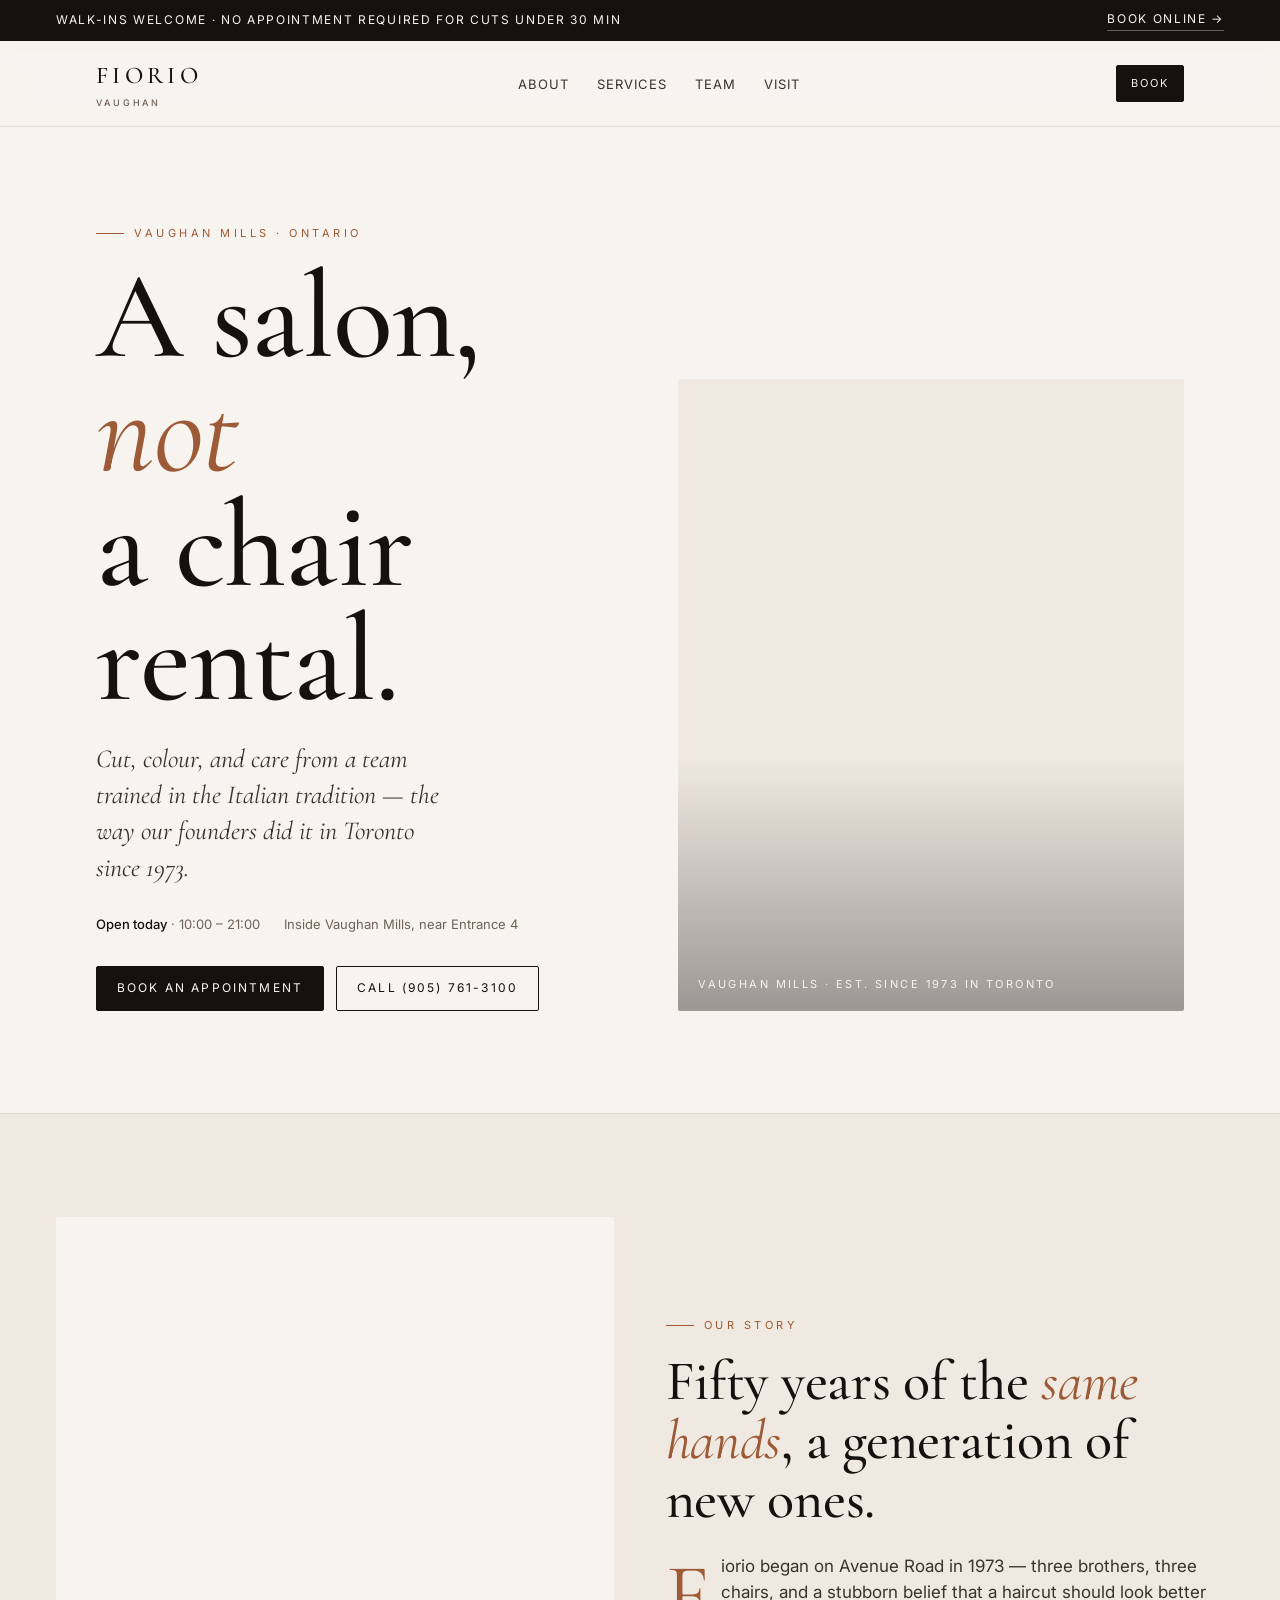
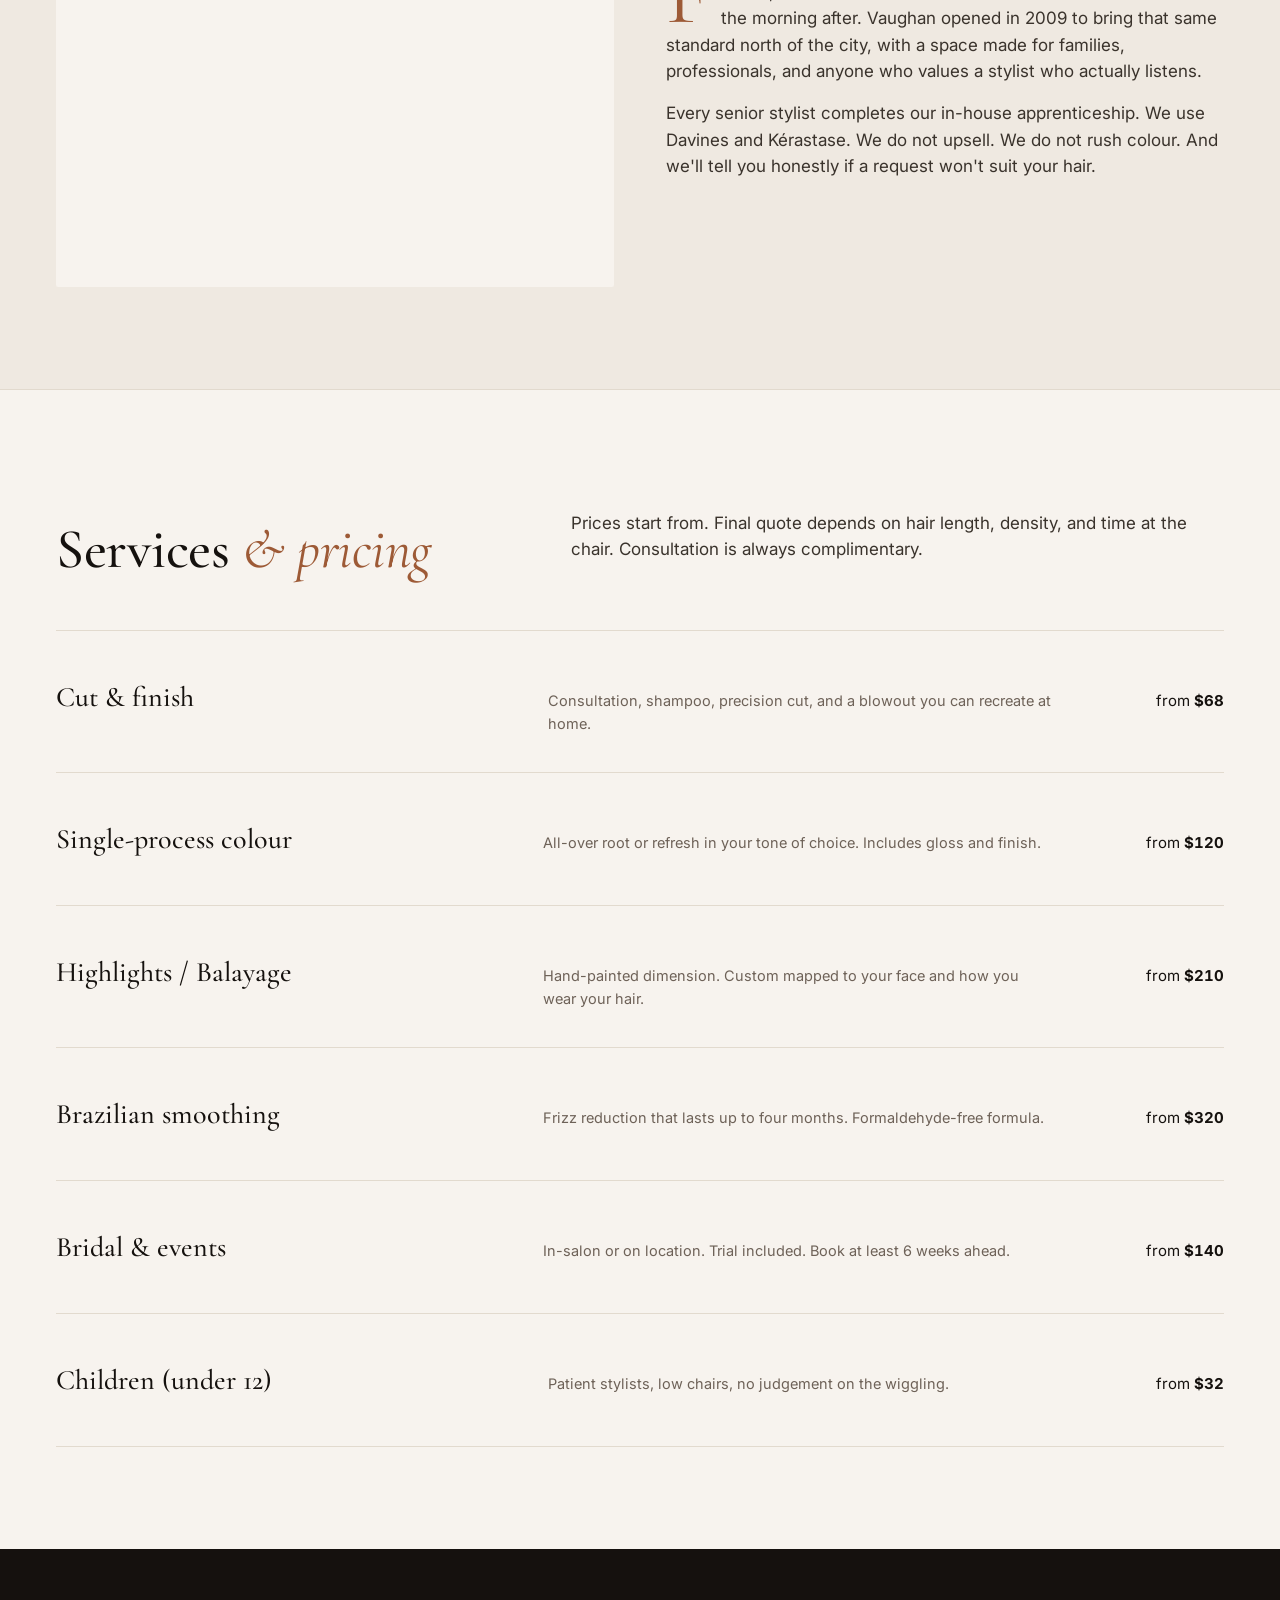
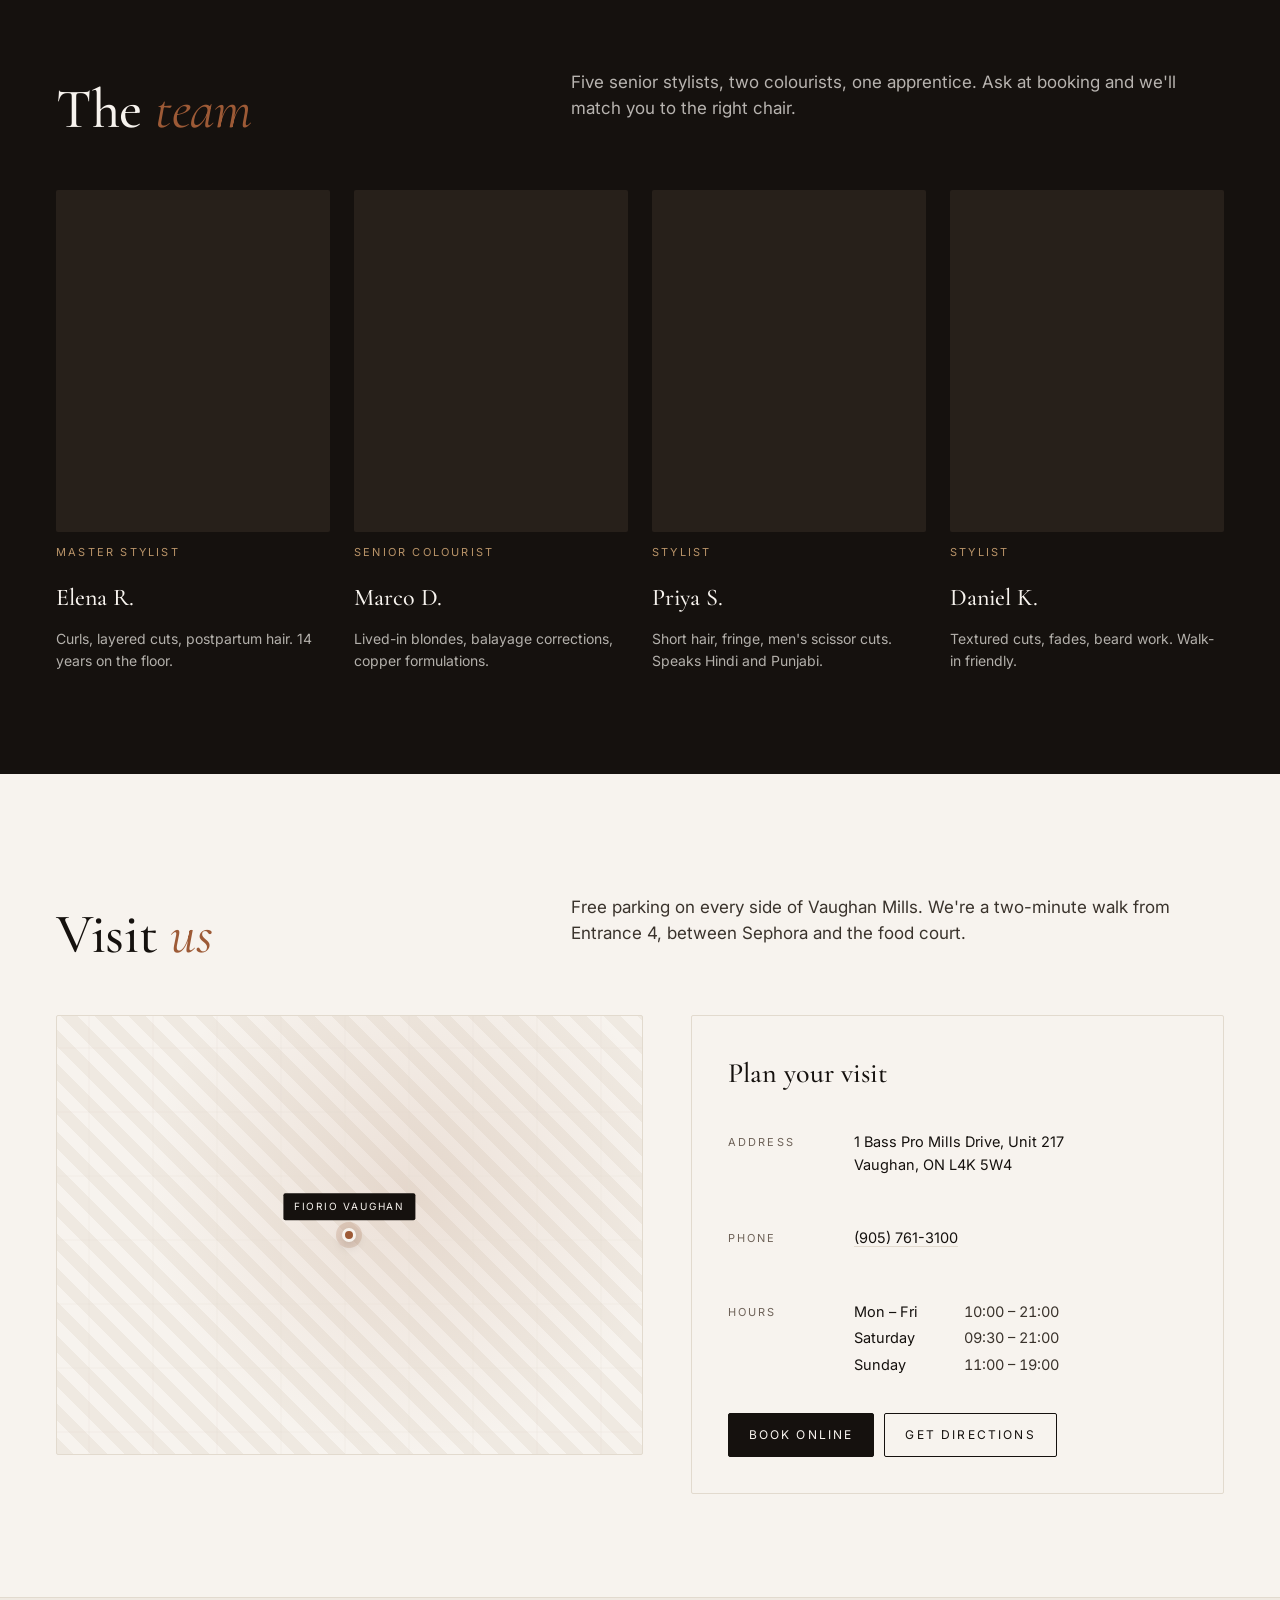
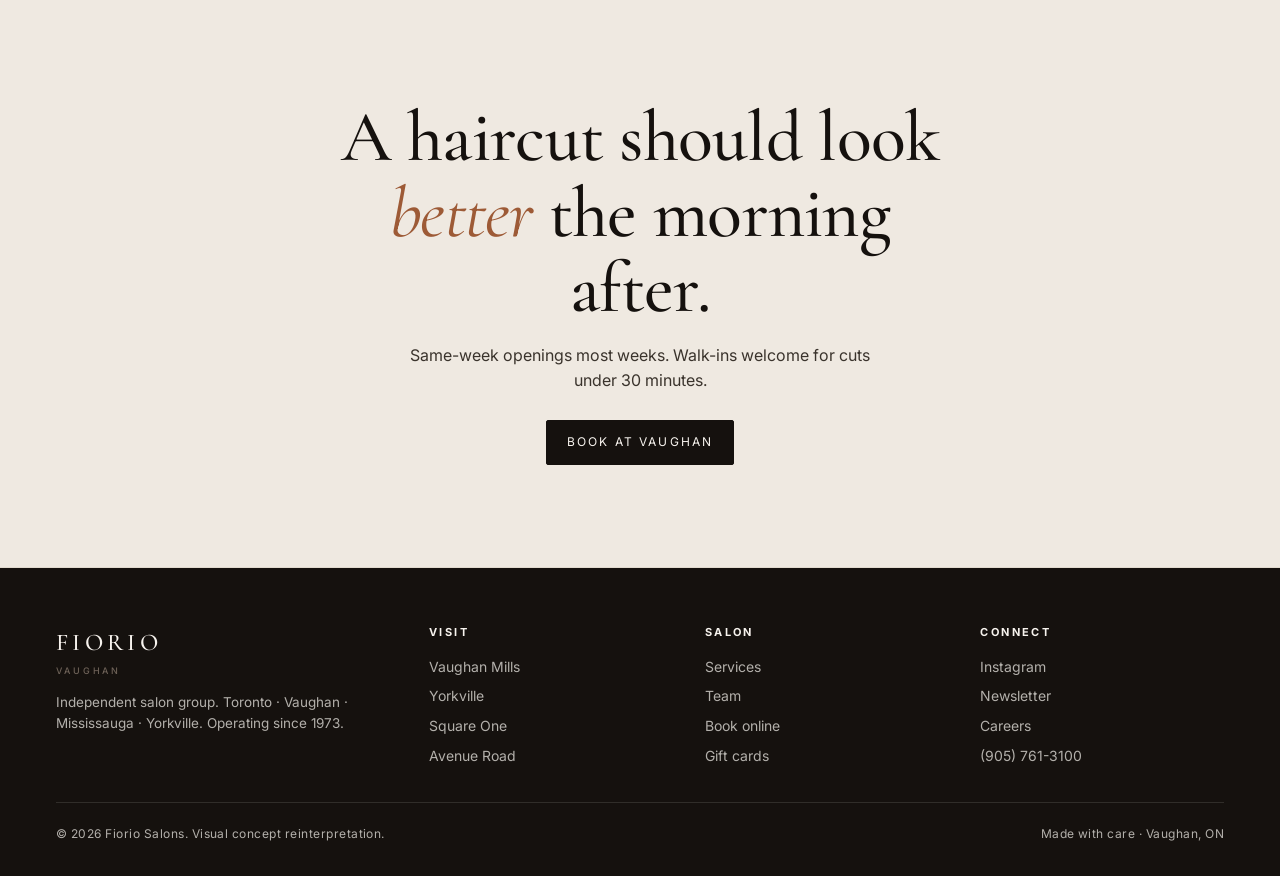
<file: vaughan.html>
<!doctype html>
<html lang="en">
<head>
<meta charset="utf-8" />
<meta name="viewport" content="width=device-width,initial-scale=1,viewport-fit=cover" />
<meta name="theme-color" content="#F7F3EE" />
<title>Fiorio Vaughan — Hair Salon at Vaughan Mills</title>
<meta name="description" content="Fiorio Vaughan. Cut, colour, and care from a team trained in the Italian tradition. Inside Vaughan Mills." />
<link rel="preconnect" href="https://fonts.googleapis.com">
<link rel="preconnect" href="https://fonts.gstatic.com" crossorigin>
<link href="https://fonts.googleapis.com/css2?family=Cormorant+Garamond:ital,wght@0,400;0,500;0,600;1,400&family=Inter:wght@400;500;600&display=swap" rel="stylesheet">
<style>
  :root {
    --ivory: #F7F3EE;
    --ivory-2: #EFE9E1;
    --line: #E2DACE;
    --ink: #15110E;
    --ink-2: #3A332C;
    --muted: #6E6258;
    --rust: #9D5A36;
    --rust-ink: #6F3F25;
    --gold: #B89368;
    --radius: 2px;
    --max: 1200px;
    --pad: clamp(20px, 5vw, 56px);
    --serif: "Cormorant Garamond", "Times New Roman", serif;
    --sans: "Inter", system-ui, -apple-system, "Segoe UI", sans-serif;
  }
  * { box-sizing: border-box; }
  html { -webkit-text-size-adjust: 100%; scroll-behavior: smooth; }
  body {
    margin: 0;
    background: var(--ivory);
    color: var(--ink);
    font-family: var(--sans);
    font-size: 16px;
    line-height: 1.55;
    -webkit-font-smoothing: antialiased;
    text-rendering: optimizeLegibility;
  }
  img { max-width: 100%; display: block; }
  a { color: inherit; text-decoration: none; }
  button { font: inherit; }

  /* ——— Marquee bar ——— */
  .bar {
    background: var(--ink);
    color: var(--ivory);
    font-size: 12px;
    letter-spacing: 0.14em;
    text-transform: uppercase;
    padding: 10px var(--pad);
    display: flex;
    justify-content: space-between;
    gap: 16px;
    align-items: center;
  }
  .bar a { color: var(--ivory); border-bottom: 1px solid rgba(247,243,238,0.35); padding-bottom: 1px; }
  .bar .hide-sm { display: none; }
  @media (min-width: 720px) { .bar .hide-sm { display: inline; } }

  /* ——— Nav ——— */
  .nav {
    position: sticky; top: 0; z-index: 50;
    background: rgba(247,243,238,0.92);
    backdrop-filter: saturate(140%) blur(10px);
    -webkit-backdrop-filter: saturate(140%) blur(10px);
    border-bottom: 1px solid var(--line);
  }
  .nav-inner {
    max-width: var(--max);
    margin: 0 auto;
    padding: 16px var(--pad);
    display: flex; align-items: center; justify-content: space-between;
    gap: 16px;
  }
  .logo {
    font-family: var(--serif);
    font-weight: 500;
    font-size: 24px;
    letter-spacing: 0.18em;
  }
  .logo small {
    display: block;
    font-family: var(--sans);
    font-size: 9px;
    letter-spacing: 0.32em;
    color: var(--muted);
    margin-top: 2px;
    text-transform: uppercase;
  }
  .nav ul { display: none; list-style: none; gap: 28px; margin: 0; padding: 0; }
  .nav ul a {
    font-size: 13px; letter-spacing: 0.08em; text-transform: uppercase;
    color: var(--ink-2); padding: 4px 0;
    border-bottom: 1px solid transparent;
    transition: border-color 200ms ease, color 200ms ease;
  }
  .nav ul a:hover { color: var(--ink); border-bottom-color: var(--ink); }
  @media (min-width: 880px) { .nav ul { display: flex; } }
  .btn {
    display: inline-flex; align-items: center; gap: 8px;
    padding: 12px 20px;
    border: 1px solid var(--ink);
    background: var(--ink); color: var(--ivory);
    font-size: 12px; letter-spacing: 0.18em; text-transform: uppercase;
    border-radius: var(--radius);
    cursor: pointer;
    transition: background 200ms ease, color 200ms ease, transform 200ms ease;
  }
  .btn:hover { background: transparent; color: var(--ink); }
  .btn.ghost { background: transparent; color: var(--ink); }
  .btn.ghost:hover { background: var(--ink); color: var(--ivory); }
  .btn.small { padding: 9px 14px; font-size: 11px; }

  /* ——— Hero ——— */
  .hero {
    max-width: var(--max);
    margin: 0 auto;
    padding: clamp(36px, 7vw, 96px) var(--pad) clamp(48px, 8vw, 120px);
    display: grid; gap: clamp(24px, 4vw, 56px);
    grid-template-columns: 1fr;
  }
  @media (min-width: 980px) { .hero { grid-template-columns: 1.05fr 1fr; align-items: end; } }
  .eyebrow {
    font-size: 11px; letter-spacing: 0.32em; text-transform: uppercase;
    color: var(--rust);
    display: inline-flex; align-items: center; gap: 10px;
  }
  .eyebrow::before {
    content: ""; width: 28px; height: 1px; background: var(--rust);
  }
  .h-title {
    font-family: var(--serif);
    font-weight: 500;
    font-size: clamp(54px, 10vw, 124px);
    line-height: 0.92;
    letter-spacing: -0.01em;
    margin: 18px 0 0;
  }
  .h-title em {
    font-style: italic; color: var(--rust); font-weight: 400;
  }
  .h-lede {
    margin-top: 24px;
    font-family: var(--serif);
    font-style: italic;
    font-size: clamp(20px, 2.4vw, 26px);
    line-height: 1.4;
    color: var(--ink-2);
    max-width: 32ch;
  }
  .h-meta {
    margin-top: 28px;
    display: flex; flex-wrap: wrap; gap: 12px 24px;
    font-size: 13px; color: var(--muted);
  }
  .h-meta b { color: var(--ink); font-weight: 500; }
  .h-cta {
    margin-top: 32px;
    display: flex; flex-wrap: wrap; gap: 12px;
  }
  .hero-image {
    aspect-ratio: 4/5;
    background:
      linear-gradient(180deg, rgba(0,0,0,0.0) 60%, rgba(0,0,0,0.35) 100%),
      url("https://images.unsplash.com/photo-1560066984-138dadb4c035?auto=format&fit=crop&w=1200&q=80") center/cover no-repeat,
      var(--ivory-2);
    border-radius: var(--radius);
    position: relative;
    overflow: hidden;
  }
  .hero-image::after {
    content: "Vaughan Mills · Est. since 1973 in Toronto";
    position: absolute; left: 20px; bottom: 18px;
    color: var(--ivory);
    font-size: 11px; letter-spacing: 0.22em; text-transform: uppercase;
  }

  /* ——— Section primitives ——— */
  section { padding: clamp(56px, 8vw, 112px) var(--pad); }
  .section-head {
    max-width: var(--max);
    margin: 0 auto clamp(28px, 4vw, 56px);
    display: grid; gap: 16px;
  }
  @media (min-width: 880px) {
    .section-head { grid-template-columns: 1fr 1.4fr; align-items: end; gap: 48px; }
  }
  .section-title {
    font-family: var(--serif); font-weight: 500;
    font-size: clamp(32px, 5vw, 56px);
    line-height: 1.05; letter-spacing: -0.005em; margin: 0;
  }
  .section-title em { font-style: italic; color: var(--rust); font-weight: 400; }
  .section-lede { color: var(--ink-2); font-size: 17px; max-width: 56ch; }

  /* ——— About ——— */
  .about { background: var(--ivory-2); border-top: 1px solid var(--line); border-bottom: 1px solid var(--line); }
  .about-grid {
    max-width: var(--max);
    margin: 0 auto;
    display: grid; gap: clamp(24px, 4vw, 56px);
    grid-template-columns: 1fr;
  }
  @media (min-width: 880px) { .about-grid { grid-template-columns: 1fr 1fr; align-items: center; } }
  .about p { font-size: 17px; color: var(--ink-2); margin: 0 0 16px; }
  .about p:first-of-type::first-letter {
    font-family: var(--serif);
    font-size: 5em;
    float: left;
    line-height: 0.85;
    padding: 6px 12px 0 0;
    color: var(--rust);
  }
  .about-image {
    aspect-ratio: 5/6;
    background:
      url("https://images.unsplash.com/photo-1521590832167-7bcbfaa6381f?auto=format&fit=crop&w=900&q=80") center/cover no-repeat,
      var(--ivory);
    border-radius: var(--radius);
  }

  /* ——— Services ——— */
  .services-list {
    max-width: var(--max);
    margin: 0 auto;
    border-top: 1px solid var(--line);
  }
  .service {
    display: grid;
    grid-template-columns: 1fr auto;
    gap: 8px 24px;
    align-items: baseline;
    padding: 22px 0;
    border-bottom: 1px solid var(--line);
  }
  @media (min-width: 720px) {
    .service { grid-template-columns: 1.6fr 2fr auto; }
  }
  .service-name {
    font-family: var(--serif);
    font-size: clamp(22px, 2.4vw, 28px);
    font-weight: 500;
    line-height: 1.15;
  }
  .service-desc {
    color: var(--muted);
    font-size: 14.5px;
    grid-column: 1 / -1;
  }
  @media (min-width: 720px) {
    .service-desc { grid-column: auto; max-width: 56ch; }
  }
  .service-price {
    font-feature-settings: "tnum" 1;
    font-size: 15px;
    color: var(--ink);
    white-space: nowrap;
  }
  .service-price small { color: var(--muted); font-weight: 400; }

  /* ——— Team ——— */
  .team {
    background: var(--ink);
    color: var(--ivory);
  }
  .team .section-title { color: var(--ivory); }
  .team .section-lede { color: rgba(247,243,238,0.72); }
  .team-grid {
    max-width: var(--max);
    margin: 0 auto;
    display: grid; gap: 24px;
    grid-template-columns: repeat(auto-fit, minmax(220px, 1fr));
  }
  .stylist {
    display: grid; gap: 12px;
  }
  .stylist-photo {
    aspect-ratio: 4/5;
    background-color: #2a221b;
    background-size: cover; background-position: center;
    border-radius: var(--radius);
    filter: grayscale(0.15) contrast(1.02);
  }
  .stylist h3 {
    font-family: var(--serif);
    font-weight: 500;
    font-size: 24px;
    margin: 6px 0 0;
  }
  .stylist .role {
    color: var(--gold);
    font-size: 11px; letter-spacing: 0.2em; text-transform: uppercase;
  }
  .stylist p { color: rgba(247,243,238,0.7); font-size: 14px; margin: 0; }

  /* ——— Visit ——— */
  .visit-grid {
    max-width: var(--max);
    margin: 0 auto;
    display: grid; gap: clamp(24px, 4vw, 48px);
    grid-template-columns: 1fr;
  }
  @media (min-width: 880px) { .visit-grid { grid-template-columns: 1.1fr 1fr; } }
  .map {
    aspect-ratio: 4/3;
    background:
      radial-gradient(circle at 60% 40%, rgba(157,90,54,0.12), transparent 60%),
      repeating-linear-gradient(45deg, var(--ivory-2) 0 12px, var(--ivory) 12px 24px);
    border: 1px solid var(--line);
    border-radius: var(--radius);
    position: relative;
    overflow: hidden;
  }
  .map::before {
    content: ""; position: absolute; inset: 0;
    background-image: linear-gradient(transparent 49%, var(--line) 50%, transparent 51%),
                      linear-gradient(90deg, transparent 49%, var(--line) 50%, transparent 51%);
    background-size: 64px 64px;
    opacity: 0.6;
  }
  .map .pin {
    position: absolute; left: 50%; top: 50%;
    width: 14px; height: 14px;
    background: var(--rust);
    border: 3px solid var(--ivory);
    border-radius: 50%;
    transform: translate(-50%, -50%);
    box-shadow: 0 0 0 6px rgba(157,90,54,0.18), 0 4px 12px rgba(0,0,0,0.18);
  }
  .map .label {
    position: absolute; left: 50%; top: 50%;
    transform: translate(-50%, calc(-50% - 28px));
    background: var(--ink); color: var(--ivory);
    padding: 6px 10px;
    font-size: 10px; letter-spacing: 0.18em; text-transform: uppercase;
    border-radius: var(--radius);
    white-space: nowrap;
  }
  .info-card {
    background: var(--ivory);
    border: 1px solid var(--line);
    border-radius: var(--radius);
    padding: clamp(24px, 4vw, 36px);
    display: grid; gap: 22px;
  }
  .info-card h3 {
    font-family: var(--serif); font-weight: 500;
    font-size: 28px; margin: 0;
  }
  .info-row { display: grid; grid-template-columns: 110px 1fr; gap: 16px; align-items: start; font-size: 14.5px; }
  .info-row dt { color: var(--muted); font-size: 11px; letter-spacing: 0.2em; text-transform: uppercase; padding-top: 3px; }
  .info-row dd { margin: 0; color: var(--ink); }
  .hours { display: grid; gap: 4px; font-variant-numeric: tabular-nums; }
  .hours div { display: grid; grid-template-columns: 110px 1fr; }
  .hours span:last-child { color: var(--ink-2); }
  .info-card .actions { display: flex; flex-wrap: wrap; gap: 10px; }

  /* ——— CTA ——— */
  .cta-banner {
    text-align: center;
    background: var(--ivory-2);
    border-top: 1px solid var(--line);
    border-bottom: 1px solid var(--line);
  }
  .cta-banner h2 {
    font-family: var(--serif);
    font-size: clamp(36px, 6vw, 72px);
    font-weight: 500;
    line-height: 1.05;
    margin: 0 auto 16px;
    max-width: 18ch;
    letter-spacing: -0.01em;
  }
  .cta-banner h2 em { color: var(--rust); font-style: italic; font-weight: 400; }
  .cta-banner p { color: var(--ink-2); margin: 0 auto 28px; max-width: 48ch; }

  /* ——— Footer ——— */
  footer {
    background: var(--ink);
    color: rgba(247,243,238,0.7);
    padding: 56px var(--pad) 32px;
  }
  .foot-inner {
    max-width: var(--max); margin: 0 auto;
    display: grid; gap: 32px;
    grid-template-columns: 1fr;
  }
  @media (min-width: 720px) { .foot-inner { grid-template-columns: 1.4fr 1fr 1fr 1fr; } }
  footer h4 {
    color: var(--ivory);
    font-size: 11px; letter-spacing: 0.22em; text-transform: uppercase;
    margin: 0 0 14px;
  }
  footer ul { list-style: none; padding: 0; margin: 0; display: grid; gap: 8px; font-size: 14px; }
  footer a:hover { color: var(--ivory); }
  .foot-brand .logo { color: var(--ivory); }
  .foot-brand p { font-size: 13.5px; max-width: 36ch; }
  .foot-bottom {
    max-width: var(--max); margin: 36px auto 0;
    padding-top: 22px;
    border-top: 1px solid rgba(247,243,238,0.12);
    display: flex; justify-content: space-between; flex-wrap: wrap; gap: 12px;
    font-size: 12px; letter-spacing: 0.04em;
  }

  /* ——— Reveal motion ——— */
  @media (prefers-reduced-motion: no-preference) {
    .reveal { opacity: 0; transform: translateY(14px); transition: opacity 600ms ease, transform 600ms ease; }
    .reveal.in { opacity: 1; transform: none; }
  }
</style>
</head>
<body>

<div class="bar">
  <span>Walk-ins welcome · No appointment required for cuts under 30 min</span>
  <a href="#book" class="hide-sm">Book online →</a>
</div>

<header class="nav">
  <div class="nav-inner">
    <a href="#" class="logo" aria-label="Fiorio Vaughan home">
      FIORIO
      <small>Vaughan</small>
    </a>
    <nav aria-label="Primary">
      <ul>
        <li><a href="#about">About</a></li>
        <li><a href="#services">Services</a></li>
        <li><a href="#team">Team</a></li>
        <li><a href="#visit">Visit</a></li>
      </ul>
    </nav>
    <a href="#book" class="btn small">Book</a>
  </div>
</header>

<main>

  <section class="hero" aria-labelledby="hero-title">
    <div class="reveal">
      <span class="eyebrow">Vaughan Mills · Ontario</span>
      <h1 id="hero-title" class="h-title">
        A salon, <em>not</em><br/>a chair rental.
      </h1>
      <p class="h-lede">Cut, colour, and care from a team trained in the Italian tradition — the way our founders did it in Toronto since 1973.</p>
      <div class="h-meta">
        <span><b>Open today</b> · 10:00 – 21:00</span>
        <span>Inside Vaughan Mills, near Entrance 4</span>
      </div>
      <div class="h-cta">
        <a href="#book" class="btn">Book an appointment</a>
        <a href="tel:+19057613100" class="btn ghost">Call (905) 761-3100</a>
      </div>
    </div>
    <div class="hero-image" role="img" aria-label="Soft natural light falling on a styled blowout in a Fiorio chair"></div>
  </section>

  <section id="about" class="about">
    <div class="about-grid">
      <div class="about-image" role="img" aria-label="Detail of hands cutting hair"></div>
      <div>
        <span class="eyebrow">Our story</span>
        <h2 class="section-title" style="margin-top:18px">Fifty years of the <em>same hands</em>, a generation of new ones.</h2>
        <p style="margin-top:24px">Fiorio began on Avenue Road in 1973 — three brothers, three chairs, and a stubborn belief that a haircut should look better the morning after. Vaughan opened in 2009 to bring that same standard north of the city, with a space made for families, professionals, and anyone who values a stylist who actually listens.</p>
        <p>Every senior stylist completes our in-house apprenticeship. We use Davines and Kérastase. We do not upsell. We do not rush colour. And we'll tell you honestly if a request won't suit your hair.</p>
      </div>
    </div>
  </section>

  <section id="services" aria-labelledby="services-title">
    <div class="section-head">
      <h2 id="services-title" class="section-title">Services <em>&amp; pricing</em></h2>
      <p class="section-lede">Prices start from. Final quote depends on hair length, density, and time at the chair. Consultation is always complimentary.</p>
    </div>
    <div class="services-list">

      <article class="service">
        <h3 class="service-name">Cut &amp; finish</h3>
        <p class="service-desc">Consultation, shampoo, precision cut, and a blowout you can recreate at home.</p>
        <div class="service-price">from <b>$68</b></div>
      </article>

      <article class="service">
        <h3 class="service-name">Single-process colour</h3>
        <p class="service-desc">All-over root or refresh in your tone of choice. Includes gloss and finish.</p>
        <div class="service-price">from <b>$120</b></div>
      </article>

      <article class="service">
        <h3 class="service-name">Highlights / Balayage</h3>
        <p class="service-desc">Hand-painted dimension. Custom mapped to your face and how you wear your hair.</p>
        <div class="service-price">from <b>$210</b></div>
      </article>

      <article class="service">
        <h3 class="service-name">Brazilian smoothing</h3>
        <p class="service-desc">Frizz reduction that lasts up to four months. Formaldehyde-free formula.</p>
        <div class="service-price">from <b>$320</b></div>
      </article>

      <article class="service">
        <h3 class="service-name">Bridal &amp; events</h3>
        <p class="service-desc">In-salon or on location. Trial included. Book at least 6 weeks ahead.</p>
        <div class="service-price">from <b>$140</b></div>
      </article>

      <article class="service">
        <h3 class="service-name">Children (under 12)</h3>
        <p class="service-desc">Patient stylists, low chairs, no judgement on the wiggling.</p>
        <div class="service-price">from <b>$32</b></div>
      </article>

    </div>
  </section>

  <section id="team" class="team" aria-labelledby="team-title">
    <div class="section-head">
      <h2 id="team-title" class="section-title">The <em>team</em></h2>
      <p class="section-lede">Five senior stylists, two colourists, one apprentice. Ask at booking and we'll match you to the right chair.</p>
    </div>
    <div class="team-grid">
      <article class="stylist">
        <div class="stylist-photo" style="background-image: url('https://images.unsplash.com/photo-1494790108377-be9c29b29330?auto=format&fit=crop&w=600&q=80');"></div>
        <span class="role">Master stylist</span>
        <h3>Elena R.</h3>
        <p>Curls, layered cuts, postpartum hair. 14 years on the floor.</p>
      </article>
      <article class="stylist">
        <div class="stylist-photo" style="background-image: url('https://images.unsplash.com/photo-1500648767791-00dcc994a43e?auto=format&fit=crop&w=600&q=80');"></div>
        <span class="role">Senior colourist</span>
        <h3>Marco D.</h3>
        <p>Lived-in blondes, balayage corrections, copper formulations.</p>
      </article>
      <article class="stylist">
        <div class="stylist-photo" style="background-image: url('https://images.unsplash.com/photo-1573496359142-b8d87734a5a2?auto=format&fit=crop&w=600&q=80');"></div>
        <span class="role">Stylist</span>
        <h3>Priya S.</h3>
        <p>Short hair, fringe, men's scissor cuts. Speaks Hindi and Punjabi.</p>
      </article>
      <article class="stylist">
        <div class="stylist-photo" style="background-image: url('https://images.unsplash.com/photo-1507003211169-0a1dd7228f2d?auto=format&fit=crop&w=600&q=80');"></div>
        <span class="role">Stylist</span>
        <h3>Daniel K.</h3>
        <p>Textured cuts, fades, beard work. Walk-in friendly.</p>
      </article>
    </div>
  </section>

  <section id="visit" aria-labelledby="visit-title">
    <div class="section-head">
      <h2 id="visit-title" class="section-title">Visit <em>us</em></h2>
      <p class="section-lede">Free parking on every side of Vaughan Mills. We're a two-minute walk from Entrance 4, between Sephora and the food court.</p>
    </div>
    <div class="visit-grid">
      <div class="map" aria-hidden="true">
        <span class="label">Fiorio Vaughan</span>
        <span class="pin"></span>
      </div>
      <div class="info-card" id="book">
        <h3>Plan your visit</h3>
        <dl class="info-row">
          <dt>Address</dt>
          <dd>1 Bass Pro Mills Drive, Unit 217<br/>Vaughan, ON L4K 5W4</dd>
        </dl>
        <dl class="info-row">
          <dt>Phone</dt>
          <dd><a href="tel:+19057613100" style="border-bottom:1px solid var(--line)">(905) 761-3100</a></dd>
        </dl>
        <dl class="info-row">
          <dt>Hours</dt>
          <dd>
            <div class="hours">
              <div><span>Mon – Fri</span><span>10:00 – 21:00</span></div>
              <div><span>Saturday</span><span>09:30 – 21:00</span></div>
              <div><span>Sunday</span><span>11:00 – 19:00</span></div>
            </div>
          </dd>
        </dl>
        <div class="actions">
          <a href="#" class="btn">Book online</a>
          <a href="https://maps.google.com/?q=Vaughan+Mills" class="btn ghost">Get directions</a>
        </div>
      </div>
    </div>
  </section>

  <section class="cta-banner" aria-labelledby="cta-title">
    <h2 id="cta-title">A haircut should look <em>better</em> the morning after.</h2>
    <p>Same-week openings most weeks. Walk-ins welcome for cuts under 30 minutes.</p>
    <a href="#book" class="btn">Book at Vaughan</a>
  </section>

</main>

<footer>
  <div class="foot-inner">
    <div class="foot-brand">
      <div class="logo">FIORIO <small>Vaughan</small></div>
      <p style="margin-top:14px">Independent salon group. Toronto · Vaughan · Mississauga · Yorkville. Operating since 1973.</p>
    </div>
    <div>
      <h4>Visit</h4>
      <ul>
        <li>Vaughan Mills</li>
        <li>Yorkville</li>
        <li>Square One</li>
        <li>Avenue Road</li>
      </ul>
    </div>
    <div>
      <h4>Salon</h4>
      <ul>
        <li><a href="#services">Services</a></li>
        <li><a href="#team">Team</a></li>
        <li><a href="#book">Book online</a></li>
        <li><a href="#">Gift cards</a></li>
      </ul>
    </div>
    <div>
      <h4>Connect</h4>
      <ul>
        <li><a href="#">Instagram</a></li>
        <li><a href="#">Newsletter</a></li>
        <li><a href="#">Careers</a></li>
        <li><a href="tel:+19057613100">(905) 761-3100</a></li>
      </ul>
    </div>
  </div>
  <div class="foot-bottom">
    <span>© 2026 Fiorio Salons. Visual concept reinterpretation.</span>
    <span>Made with care · Vaughan, ON</span>
  </div>
</footer>

<script>
  // Lightweight scroll reveal for the hero copy.
  const els = document.querySelectorAll(".reveal");
  if ("IntersectionObserver" in window && els.length) {
    const io = new IntersectionObserver((entries) => {
      for (const e of entries) if (e.isIntersecting) { e.target.classList.add("in"); io.unobserve(e.target); }
    }, { threshold: 0.15 });
    els.forEach((el) => io.observe(el));
  } else {
    els.forEach((el) => el.classList.add("in"));
  }
</script>

</body>
</html>
</file>
